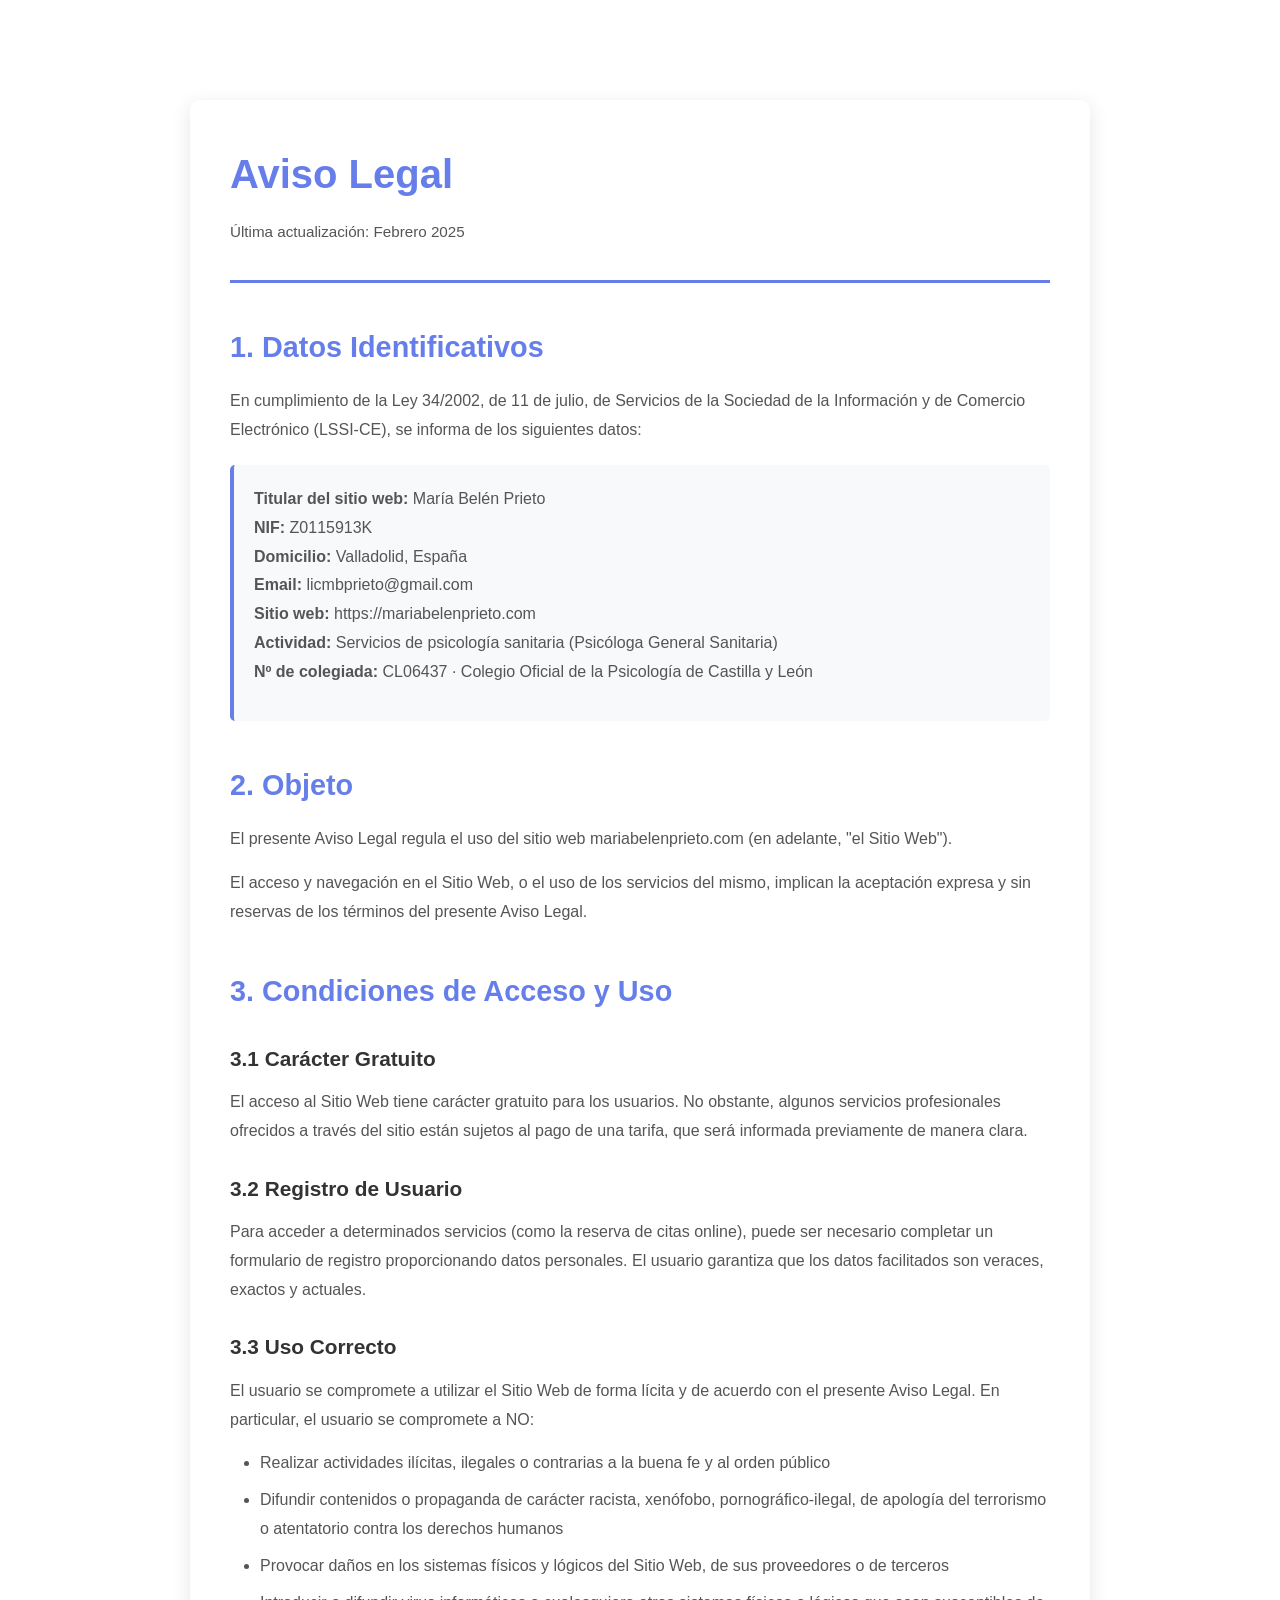
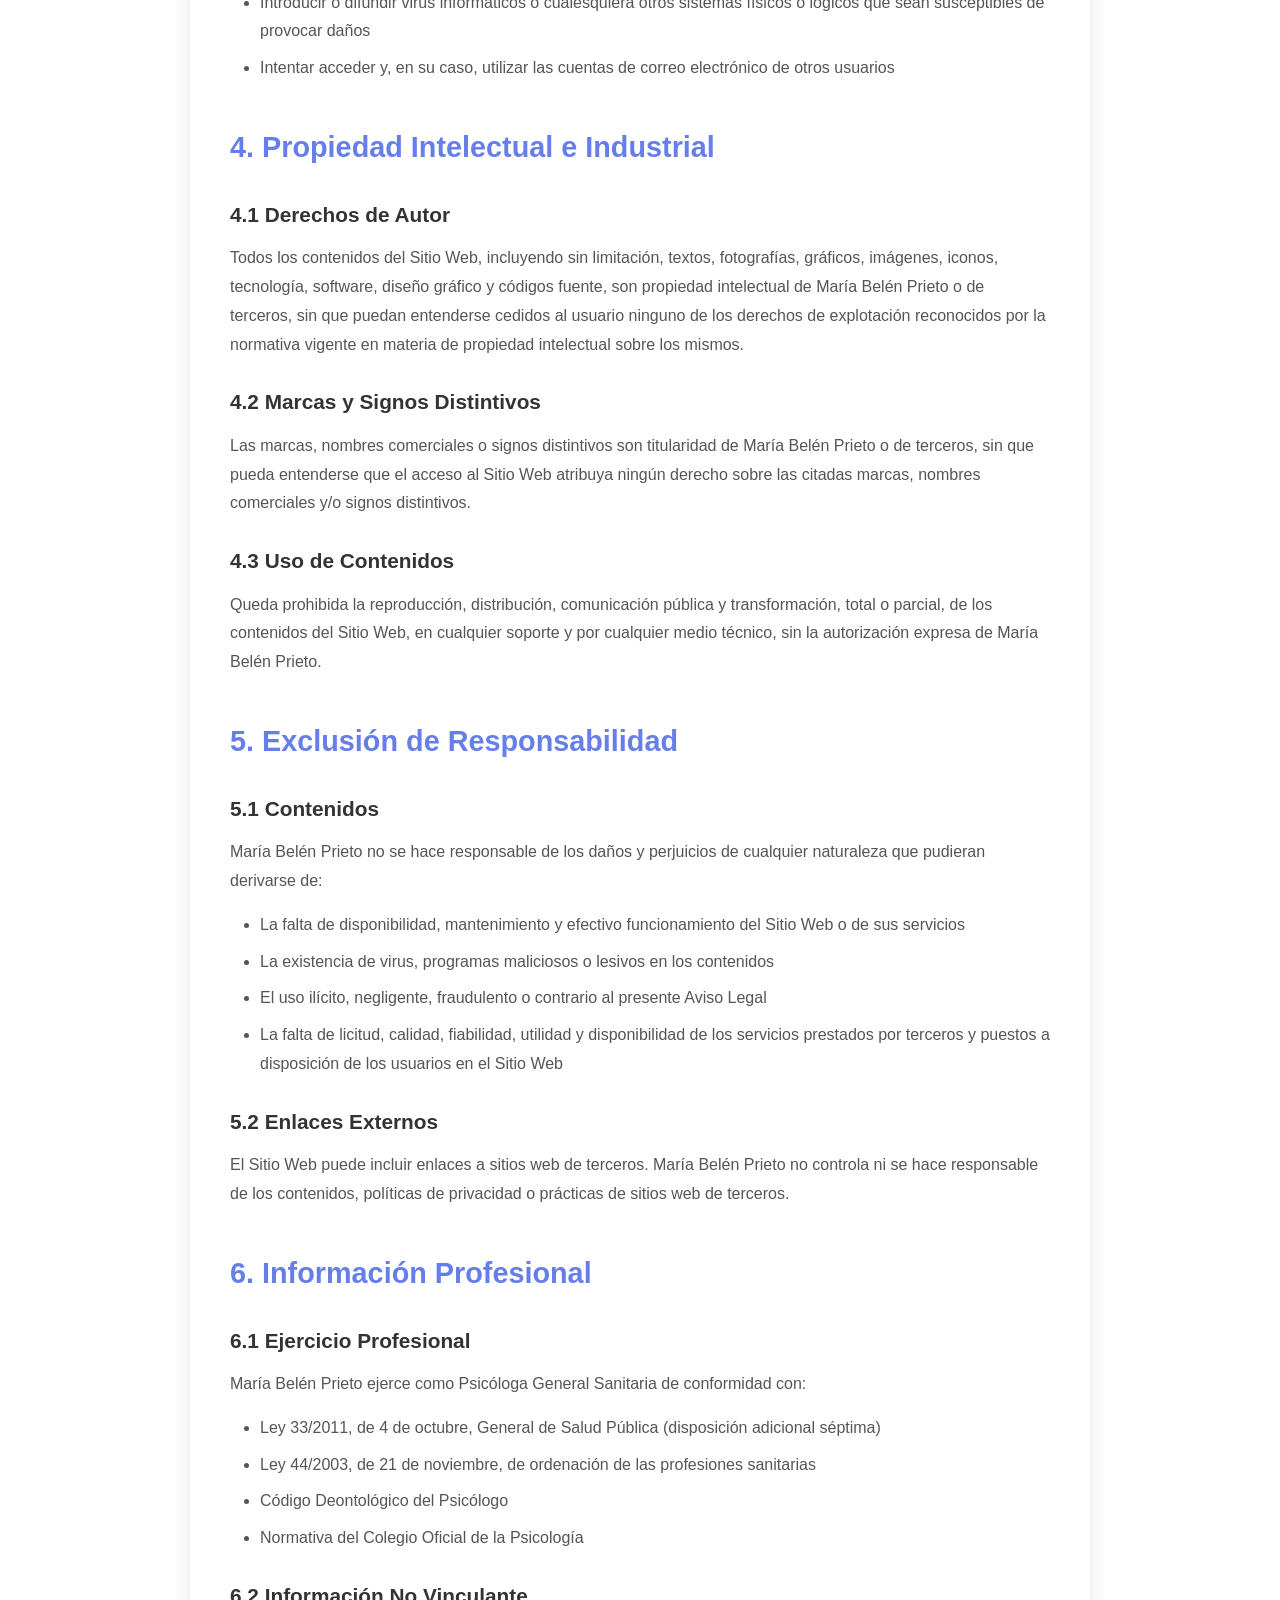
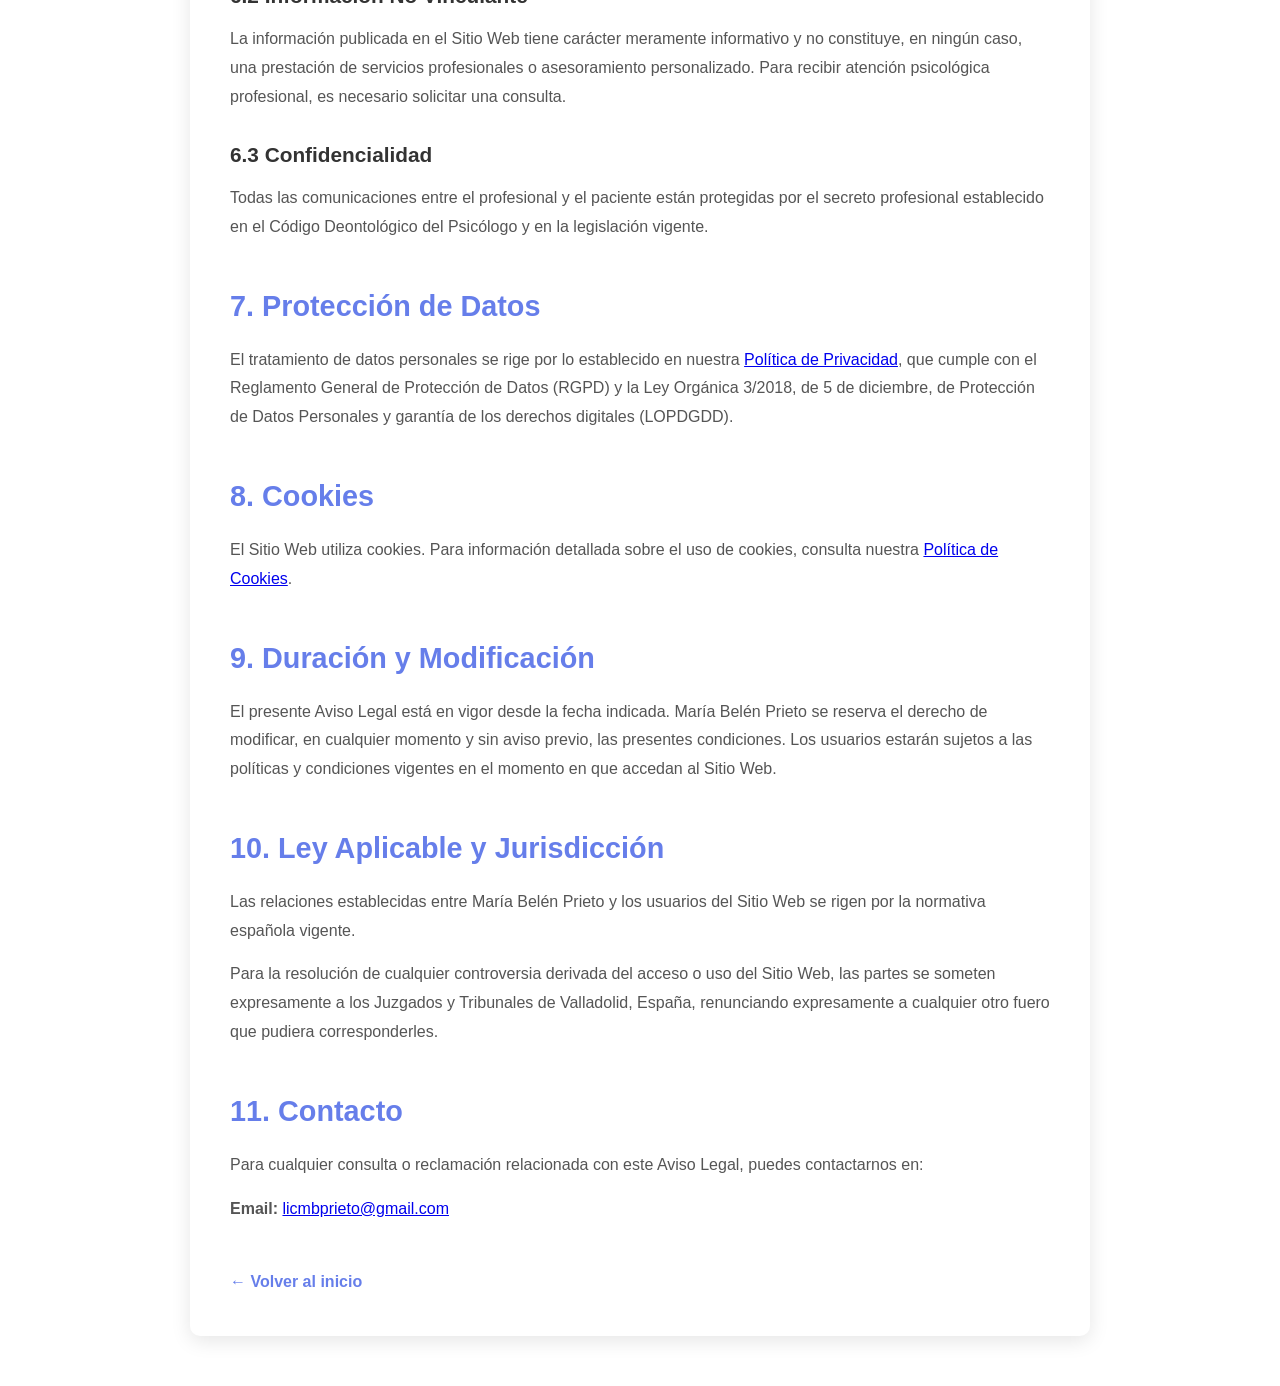
<file: aviso-legal.html>
<!DOCTYPE html>
<html lang="es">
<head>
    <meta charset="UTF-8">
    <meta name="viewport" content="width=device-width, initial-scale=1.0">
    <title>Aviso Legal | María Belén Prieto, Psicóloga</title>
    <meta name="description" content="Aviso legal del sitio web de María Belén Prieto, Psicóloga General Sanitaria.">
    <link rel="stylesheet" href="styles.css?v=20261026b">
    <style>
        .legal-container {
            max-width: 900px;
            margin: 100px auto 50px;
            padding: 40px;
            background: white;
            border-radius: 10px;
            box-shadow: 0 5px 20px rgba(0,0,0,0.1);
        }
        
        .legal-header {
            border-bottom: 3px solid var(--primary-color, #667eea);
            padding-bottom: 20px;
            margin-bottom: 30px;
        }
        
        .legal-header h1 {
            font-size: 2.5rem;
            color: var(--primary-color, #667eea);
            margin-bottom: 10px;
        }
        
        .legal-date {
            color: #666;
            font-size: 0.95rem;
        }
        
        .legal-container h2 {
            color: var(--primary-color, #667eea);
            font-size: 1.8rem;
            margin-top: 40px;
            margin-bottom: 15px;
        }
        
        .legal-container h3 {
            color: #333;
            font-size: 1.3rem;
            margin-top: 25px;
            margin-bottom: 12px;
        }
        
        .legal-container p {
            line-height: 1.8;
            color: #555;
            margin-bottom: 15px;
        }
        
        .legal-container ul {
            margin-left: 30px;
            margin-bottom: 20px;
        }
        
        .legal-container li {
            line-height: 1.8;
            color: #555;
            margin-bottom: 8px;
        }
        
        .back-link {
            display: inline-block;
            margin-top: 30px;
            color: var(--primary-color, #667eea);
            text-decoration: none;
            font-weight: 600;
        }
        
        .back-link:hover {
            text-decoration: underline;
        }

        .highlight-box {
            background: #f8f9fa;
            border-left: 4px solid var(--primary-color, #667eea);
            padding: 20px;
            margin: 20px 0;
            border-radius: 5px;
        }
    </style>
    <link rel="canonical" href="https://mariabelenprieto.com/aviso-legal.html">
    <link rel="icon" type="image/png" sizes="32x32" href="/favicon-32.png">
    <link rel="icon" type="image/png" sizes="192x192" href="/icon-192.png">
    <link rel="apple-touch-icon" href="/apple-touch-icon.png">
    <meta name="theme-color" content="#2D4356">
    <meta property="og:type" content="website">
    <meta property="og:locale" content="es_ES">
    <meta property="og:site_name" content="María Belén Prieto · Psicóloga">
    <meta property="og:url" content="https://mariabelenprieto.com/aviso-legal.html">
    <meta property="og:title" content="Aviso Legal | María Belén Prieto, Psicóloga">
    <meta property="og:description" content="Aviso legal del sitio web de María Belén Prieto, Psicóloga General Sanitaria.">
    <meta property="og:image" content="https://mariabelenprieto.com/og-image.jpg">
    <meta property="og:image:width" content="1200">
    <meta property="og:image:height" content="630">
    <meta property="og:image:alt" content="Logo de María Belén Prieto, Psicóloga General Sanitaria">
    <meta name="twitter:card" content="summary_large_image">
    <meta name="twitter:title" content="Aviso Legal | María Belén Prieto, Psicóloga">
    <meta name="twitter:description" content="Aviso legal del sitio web de María Belén Prieto, Psicóloga General Sanitaria.">
    <meta name="twitter:image" content="https://mariabelenprieto.com/og-image.jpg">
</head>
<body>
    <div class="legal-container">
        <div class="legal-header">
            <h1>Aviso Legal</h1>
            <p class="legal-date">Última actualización: Febrero 2025</p>
        </div>

        <h2>1. Datos Identificativos</h2>
        <p>En cumplimiento de la Ley 34/2002, de 11 de julio, de Servicios de la Sociedad de la Información y de Comercio Electrónico (LSSI-CE), se informa de los siguientes datos:</p>

        <div class="highlight-box">
            <p><strong>Titular del sitio web:</strong> María Belén Prieto<br>
            <strong>NIF:</strong> Z0115913K<br>
            <strong>Domicilio:</strong> Valladolid, España<br>
            <strong>Email:</strong> licmbprieto@gmail.com<br>
            <strong>Sitio web:</strong> https://mariabelenprieto.com<br>
            <strong>Actividad:</strong> Servicios de psicología sanitaria (Psicóloga General Sanitaria)<br>
            <strong>Nº de colegiada:</strong> CL06437 · Colegio Oficial de la Psicología de Castilla y León</p>
        </div>

        <h2>2. Objeto</h2>
        <p>El presente Aviso Legal regula el uso del sitio web mariabelenprieto.com (en adelante, "el Sitio Web").</p>
        
        <p>El acceso y navegación en el Sitio Web, o el uso de los servicios del mismo, implican la aceptación expresa y sin reservas de los términos del presente Aviso Legal.</p>

        <h2>3. Condiciones de Acceso y Uso</h2>
        
        <h3>3.1 Carácter Gratuito</h3>
        <p>El acceso al Sitio Web tiene carácter gratuito para los usuarios. No obstante, algunos servicios profesionales ofrecidos a través del sitio están sujetos al pago de una tarifa, que será informada previamente de manera clara.</p>

        <h3>3.2 Registro de Usuario</h3>
        <p>Para acceder a determinados servicios (como la reserva de citas online), puede ser necesario completar un formulario de registro proporcionando datos personales. El usuario garantiza que los datos facilitados son veraces, exactos y actuales.</p>

        <h3>3.3 Uso Correcto</h3>
        <p>El usuario se compromete a utilizar el Sitio Web de forma lícita y de acuerdo con el presente Aviso Legal. En particular, el usuario se compromete a NO:</p>
        <ul>
            <li>Realizar actividades ilícitas, ilegales o contrarias a la buena fe y al orden público</li>
            <li>Difundir contenidos o propaganda de carácter racista, xenófobo, pornográfico-ilegal, de apología del terrorismo o atentatorio contra los derechos humanos</li>
            <li>Provocar daños en los sistemas físicos y lógicos del Sitio Web, de sus proveedores o de terceros</li>
            <li>Introducir o difundir virus informáticos o cualesquiera otros sistemas físicos o lógicos que sean susceptibles de provocar daños</li>
            <li>Intentar acceder y, en su caso, utilizar las cuentas de correo electrónico de otros usuarios</li>
        </ul>

        <h2>4. Propiedad Intelectual e Industrial</h2>
        
        <h3>4.1 Derechos de Autor</h3>
        <p>Todos los contenidos del Sitio Web, incluyendo sin limitación, textos, fotografías, gráficos, imágenes, iconos, tecnología, software, diseño gráfico y códigos fuente, son propiedad intelectual de María Belén Prieto o de terceros, sin que puedan entenderse cedidos al usuario ninguno de los derechos de explotación reconocidos por la normativa vigente en materia de propiedad intelectual sobre los mismos.</p>

        <h3>4.2 Marcas y Signos Distintivos</h3>
        <p>Las marcas, nombres comerciales o signos distintivos son titularidad de María Belén Prieto o de terceros, sin que pueda entenderse que el acceso al Sitio Web atribuya ningún derecho sobre las citadas marcas, nombres comerciales y/o signos distintivos.</p>

        <h3>4.3 Uso de Contenidos</h3>
        <p>Queda prohibida la reproducción, distribución, comunicación pública y transformación, total o parcial, de los contenidos del Sitio Web, en cualquier soporte y por cualquier medio técnico, sin la autorización expresa de María Belén Prieto.</p>

        <h2>5. Exclusión de Responsabilidad</h2>

        <h3>5.1 Contenidos</h3>
        <p>María Belén Prieto no se hace responsable de los daños y perjuicios de cualquier naturaleza que pudieran derivarse de:</p>
        <ul>
            <li>La falta de disponibilidad, mantenimiento y efectivo funcionamiento del Sitio Web o de sus servicios</li>
            <li>La existencia de virus, programas maliciosos o lesivos en los contenidos</li>
            <li>El uso ilícito, negligente, fraudulento o contrario al presente Aviso Legal</li>
            <li>La falta de licitud, calidad, fiabilidad, utilidad y disponibilidad de los servicios prestados por terceros y puestos a disposición de los usuarios en el Sitio Web</li>
        </ul>

        <h3>5.2 Enlaces Externos</h3>
        <p>El Sitio Web puede incluir enlaces a sitios web de terceros. María Belén Prieto no controla ni se hace responsable de los contenidos, políticas de privacidad o prácticas de sitios web de terceros.</p>

        <h2>6. Información Profesional</h2>
        
        <h3>6.1 Ejercicio Profesional</h3>
        <p>María Belén Prieto ejerce como Psicóloga General Sanitaria de conformidad con:</p>
        <ul>
            <li>Ley 33/2011, de 4 de octubre, General de Salud Pública (disposición adicional séptima)</li>
            <li>Ley 44/2003, de 21 de noviembre, de ordenación de las profesiones sanitarias</li>
            <li>Código Deontológico del Psicólogo</li>
            <li>Normativa del Colegio Oficial de la Psicología</li>
        </ul>

        <h3>6.2 Información No Vinculante</h3>
        <p>La información publicada en el Sitio Web tiene carácter meramente informativo y no constituye, en ningún caso, una prestación de servicios profesionales o asesoramiento personalizado. Para recibir atención psicológica profesional, es necesario solicitar una consulta.</p>

        <h3>6.3 Confidencialidad</h3>
        <p>Todas las comunicaciones entre el profesional y el paciente están protegidas por el secreto profesional establecido en el Código Deontológico del Psicólogo y en la legislación vigente.</p>

        <h2>7. Protección de Datos</h2>
        <p>El tratamiento de datos personales se rige por lo establecido en nuestra <a href="politica-privacidad.html">Política de Privacidad</a>, que cumple con el Reglamento General de Protección de Datos (RGPD) y la Ley Orgánica 3/2018, de 5 de diciembre, de Protección de Datos Personales y garantía de los derechos digitales (LOPDGDD).</p>

        <h2>8. Cookies</h2>
        <p>El Sitio Web utiliza cookies. Para información detallada sobre el uso de cookies, consulta nuestra <a href="politica-cookies.html">Política de Cookies</a>.</p>

        <h2>9. Duración y Modificación</h2>
        <p>El presente Aviso Legal está en vigor desde la fecha indicada. María Belén Prieto se reserva el derecho de modificar, en cualquier momento y sin aviso previo, las presentes condiciones. Los usuarios estarán sujetos a las políticas y condiciones vigentes en el momento en que accedan al Sitio Web.</p>

        <h2>10. Ley Aplicable y Jurisdicción</h2>
        <p>Las relaciones establecidas entre María Belén Prieto y los usuarios del Sitio Web se rigen por la normativa española vigente.</p>
        
        <p>Para la resolución de cualquier controversia derivada del acceso o uso del Sitio Web, las partes se someten expresamente a los Juzgados y Tribunales de Valladolid, España, renunciando expresamente a cualquier otro fuero que pudiera corresponderles.</p>

        <h2>11. Contacto</h2>
        <p>Para cualquier consulta o reclamación relacionada con este Aviso Legal, puedes contactarnos en:</p>
        <p><strong>Email:</strong> <a href="mailto:licmbprieto@gmail.com">licmbprieto@gmail.com</a></p>

        <a href="index.html" class="back-link">← Volver al inicio</a>
    </div>
</body>
</html>
</file>
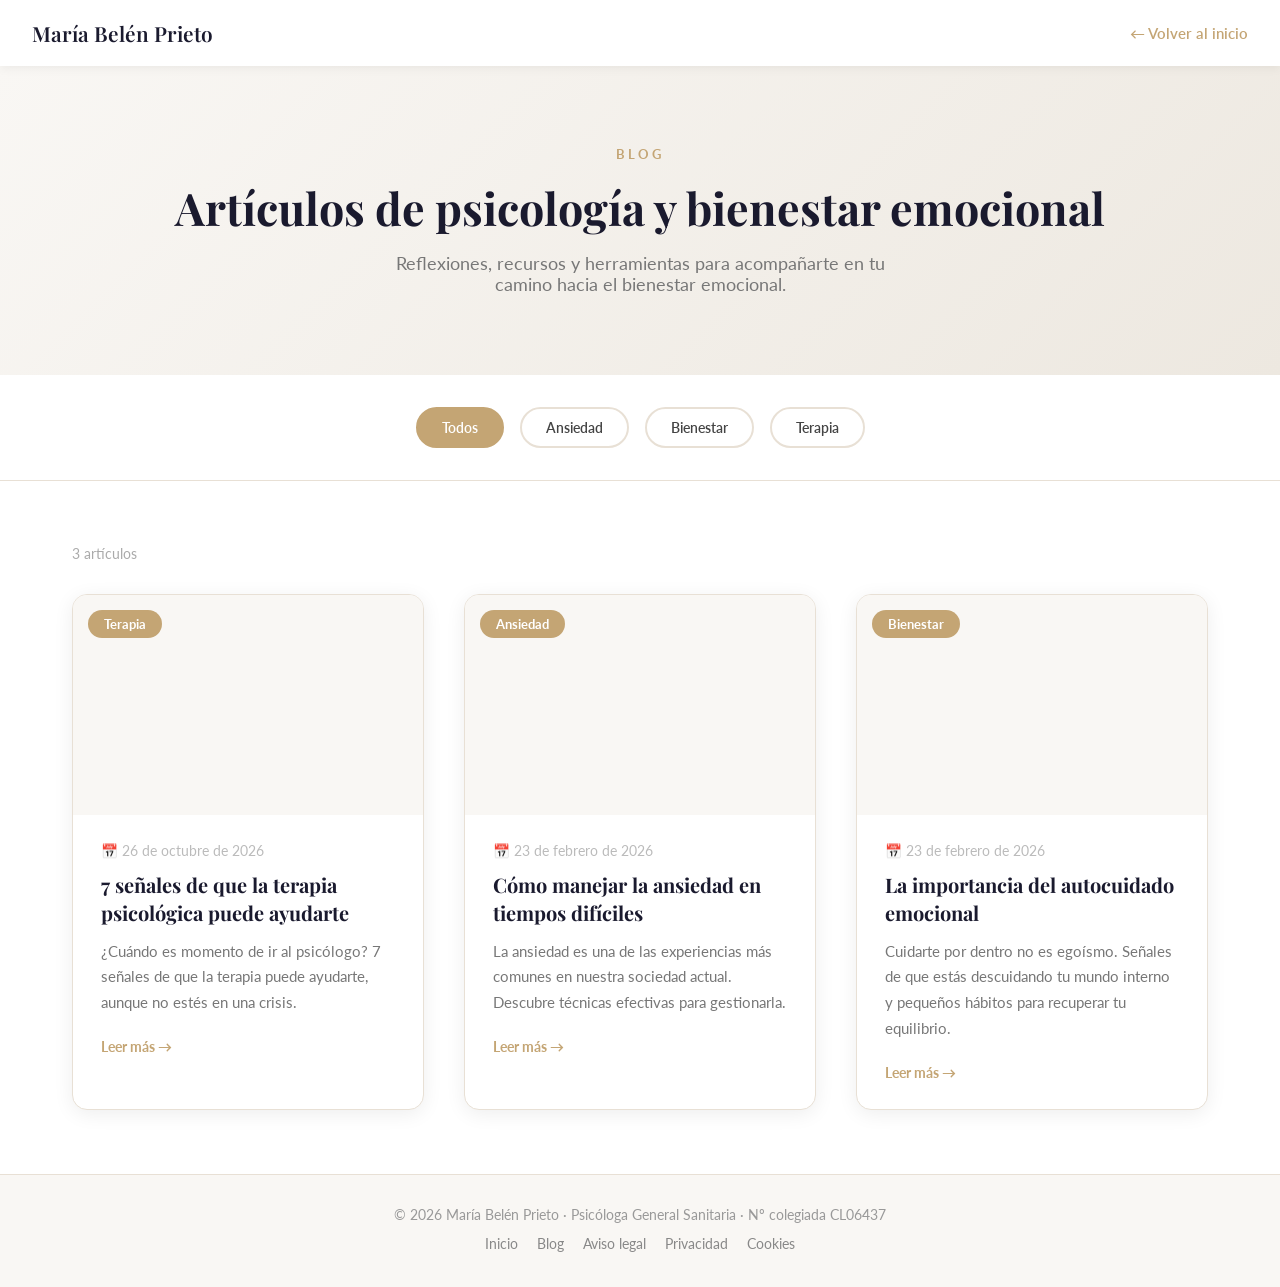
<file: blog.html>
<!DOCTYPE html>
<!-- Página generada automáticamente desde el admin. No editar a mano: los cambios se pierden. -->
<html lang="es">
<head>
    <meta charset="UTF-8">
    <meta name="viewport" content="width=device-width, initial-scale=1.0">
    <title>Blog de Psicología y Bienestar Emocional | María Belén Prieto</title>
    <meta name="description" content="Artículos sobre ansiedad, autocuidado, terapia y bienestar emocional escritos por María Belén Prieto, Psicóloga General Sanitaria.">
    <link rel="canonical" href="https://mariabelenprieto.com/blog.html">
    <link rel="icon" type="image/png" sizes="32x32" href="/favicon-32.png">
    <link rel="icon" type="image/png" sizes="192x192" href="/icon-192.png">
    <link rel="apple-touch-icon" href="/apple-touch-icon.png">
    <meta name="theme-color" content="#2D4356">
    <meta property="og:type" content="website">
    <meta property="og:locale" content="es_ES">
    <meta property="og:site_name" content="María Belén Prieto · Psicóloga">
    <meta property="og:url" content="https://mariabelenprieto.com/blog.html">
    <meta property="og:title" content="Blog de Psicología y Bienestar Emocional | María Belén Prieto">
    <meta property="og:description" content="Artículos sobre ansiedad, autocuidado, terapia y bienestar emocional escritos por María Belén Prieto, Psicóloga General Sanitaria.">
    <meta property="og:image" content="https://mariabelenprieto.com/og-image.jpg">
    <meta property="og:image:width" content="1200">
    <meta property="og:image:height" content="630">
    <meta name="twitter:card" content="summary_large_image">
    <meta name="twitter:title" content="Blog de Psicología y Bienestar Emocional | María Belén Prieto">
    <meta name="twitter:description" content="Artículos sobre ansiedad, autocuidado, terapia y bienestar emocional escritos por María Belén Prieto, Psicóloga General Sanitaria.">
    <meta name="twitter:image" content="https://mariabelenprieto.com/og-image.jpg">
    <link rel="preconnect" href="https://fonts.googleapis.com">
    <link rel="preconnect" href="https://fonts.gstatic.com" crossorigin>
    <link href="https://fonts.googleapis.com/css2?family=Playfair+Display:wght@400;600;700&family=Lato:wght@300;400;600;700&display=swap" rel="stylesheet">
    <link rel="stylesheet" href="/blog.css?v=20261026b">
    <script type="application/ld+json">
{
  "@context": "https://schema.org",
  "@type": "Blog",
  "@id": "https://mariabelenprieto.com/blog.html#blog",
  "url": "https://mariabelenprieto.com/blog.html",
  "name": "Blog de María Belén Prieto",
  "description": "Artículos sobre ansiedad, autocuidado, terapia y bienestar emocional escritos por María Belén Prieto, Psicóloga General Sanitaria.",
  "inLanguage": "es-ES",
  "author": {
    "@id": "https://mariabelenprieto.com/#persona"
  },
  "blogPost": [
    {
      "@type": "BlogPosting",
      "headline": "7 señales de que la terapia psicológica puede ayudarte",
      "url": "https://mariabelenprieto.com/blog/senales-de-que-podrias-beneficiarte-de-la-terapia.html",
      "datePublished": "2026-10-26"
    },
    {
      "@type": "BlogPosting",
      "headline": "Cómo manejar la ansiedad en tiempos difíciles",
      "url": "https://mariabelenprieto.com/blog/como-manejar-la-ansiedad-en-tiempos-dificiles.html",
      "datePublished": "2026-02-23"
    },
    {
      "@type": "BlogPosting",
      "headline": "La importancia del autocuidado emocional",
      "url": "https://mariabelenprieto.com/blog/la-importancia-del-autocuidado-emocional.html",
      "datePublished": "2026-02-23"
    }
  ]
}
    </script>
    <script>
        // Enlaces antiguos (blog.html?post=ID) → nueva URL del artículo
        (function () {
            var mapa = {"47ecIFLVUAsKX0JLvG7d":"senales-de-que-podrias-beneficiarte-de-la-terapia","mFzCRJOdXHgjFNiR8COY":"como-manejar-la-ansiedad-en-tiempos-dificiles","6SWTpPqtJBkNJscsLH8s":"la-importancia-del-autocuidado-emocional"};
            var id = new URLSearchParams(window.location.search).get('post');
            if (id && mapa[id]) window.location.replace('/blog/' + mapa[id] + '.html');
        })();
    </script>
</head>
<body>
    <nav class="navbar">
        <a href="/" class="navbar-logo">María Belén Prieto</a>
        <a href="/" class="navbar-back">← Volver al inicio</a>
    </nav>

    <main>
        <header class="blog-hero">
            <span class="blog-hero-tag">Blog</span>
            <h1>Artículos de psicología y bienestar emocional</h1>
            <p>Reflexiones, recursos y herramientas para acompañarte en tu camino hacia el bienestar emocional.</p>
        </header>

        <div class="blog-filters" role="group" aria-label="Filtrar por categoría">
            <button type="button" class="filter-btn active" data-filter="todos">Todos</button>
            <button type="button" class="filter-btn" data-filter="Ansiedad">Ansiedad</button>
            <button type="button" class="filter-btn" data-filter="Bienestar">Bienestar</button>
            <button type="button" class="filter-btn" data-filter="Terapia">Terapia</button>
        </div>

        <div class="blog-container">
            <p class="blog-count" id="blog-count">3 artículos</p>
            <div class="blog-articles-grid" id="blog-articles-grid">
                <a class="blog-card" href="/blog/senales-de-que-podrias-beneficiarte-de-la-terapia.html" data-category="Terapia">
                    <div class="blog-card-image" style="background-image:url('https://images.pexels.com/photos/4101143/pexels-photo-4101143.jpeg?w=800')" role="img" aria-label="7 señales de que la terapia psicológica puede ayudarte">
                        <span class="blog-card-category">Terapia</span>
                    </div>
                    <div class="blog-card-content">
                        <div class="blog-card-meta">📅 26 de octubre de 2026</div>
                        <h2 class="blog-card-title">7 señales de que la terapia psicológica puede ayudarte</h2>
                        <p class="blog-card-excerpt">¿Cuándo es momento de ir al psicólogo? 7 señales de que la terapia puede ayudarte, aunque no estés en una crisis.</p>
                        <span class="blog-card-link">Leer más →</span>
                    </div>
                </a>
                <a class="blog-card" href="/blog/como-manejar-la-ansiedad-en-tiempos-dificiles.html" data-category="Ansiedad">
                    <div class="blog-card-image" style="background-image:url('https://images.pexels.com/photos/8172278/pexels-photo-8172278.jpeg')" role="img" aria-label="Cómo manejar la ansiedad en tiempos difíciles">
                        <span class="blog-card-category">Ansiedad</span>
                    </div>
                    <div class="blog-card-content">
                        <div class="blog-card-meta">📅 23 de febrero de 2026</div>
                        <h2 class="blog-card-title">Cómo manejar la ansiedad en tiempos difíciles</h2>
                        <p class="blog-card-excerpt">La ansiedad es una de las experiencias más comunes en nuestra sociedad actual. Descubre técnicas efectivas para gestionarla.</p>
                        <span class="blog-card-link">Leer más →</span>
                    </div>
                </a>
                <a class="blog-card" href="/blog/la-importancia-del-autocuidado-emocional.html" data-category="Bienestar">
                    <div class="blog-card-image" style="background-image:url('https://images.pexels.com/photos/7747181/pexels-photo-7747181.jpeg')" role="img" aria-label="La importancia del autocuidado emocional">
                        <span class="blog-card-category">Bienestar</span>
                    </div>
                    <div class="blog-card-content">
                        <div class="blog-card-meta">📅 23 de febrero de 2026</div>
                        <h2 class="blog-card-title">La importancia del autocuidado emocional</h2>
                        <p class="blog-card-excerpt">Cuidarte por dentro no es egoísmo. Señales de que estás descuidando tu mundo interno y pequeños hábitos para recuperar tu equilibrio.</p>
                        <span class="blog-card-link">Leer más →</span>
                    </div>
                </a>
            </div>
        </div>
    </main>

    <footer class="site-footer">
        <p>&copy; <span class="js-year">2026</span> María Belén Prieto · Psicóloga General Sanitaria · Nº colegiada CL06437</p>
        <p style="margin-top:0.6rem;">
            <a href="/">Inicio</a><a href="/blog.html">Blog</a><a href="/aviso-legal.html">Aviso legal</a><a href="/politica-privacidad.html">Privacidad</a><a href="/politica-cookies.html">Cookies</a>
        </p>
    </footer>
    <script>document.querySelectorAll('.js-year').forEach(function (el) { el.textContent = new Date().getFullYear(); });</script>

    <script>
        document.querySelectorAll('.filter-btn').forEach(function (btn) {
            btn.addEventListener('click', function () {
                var filtro = btn.getAttribute('data-filter');
                document.querySelectorAll('.filter-btn').forEach(function (b) { b.classList.toggle('active', b === btn); });
                var visibles = 0;
                document.querySelectorAll('#blog-articles-grid .blog-card').forEach(function (card) {
                    var mostrar = filtro === 'todos' || card.getAttribute('data-category') === filtro;
                    card.hidden = !mostrar;
                    if (mostrar) visibles++;
                });
                document.getElementById('blog-count').textContent = visibles + ' artículo' + (visibles === 1 ? '' : 's');
            });
        });
    </script>
</body>
</html>
</file>
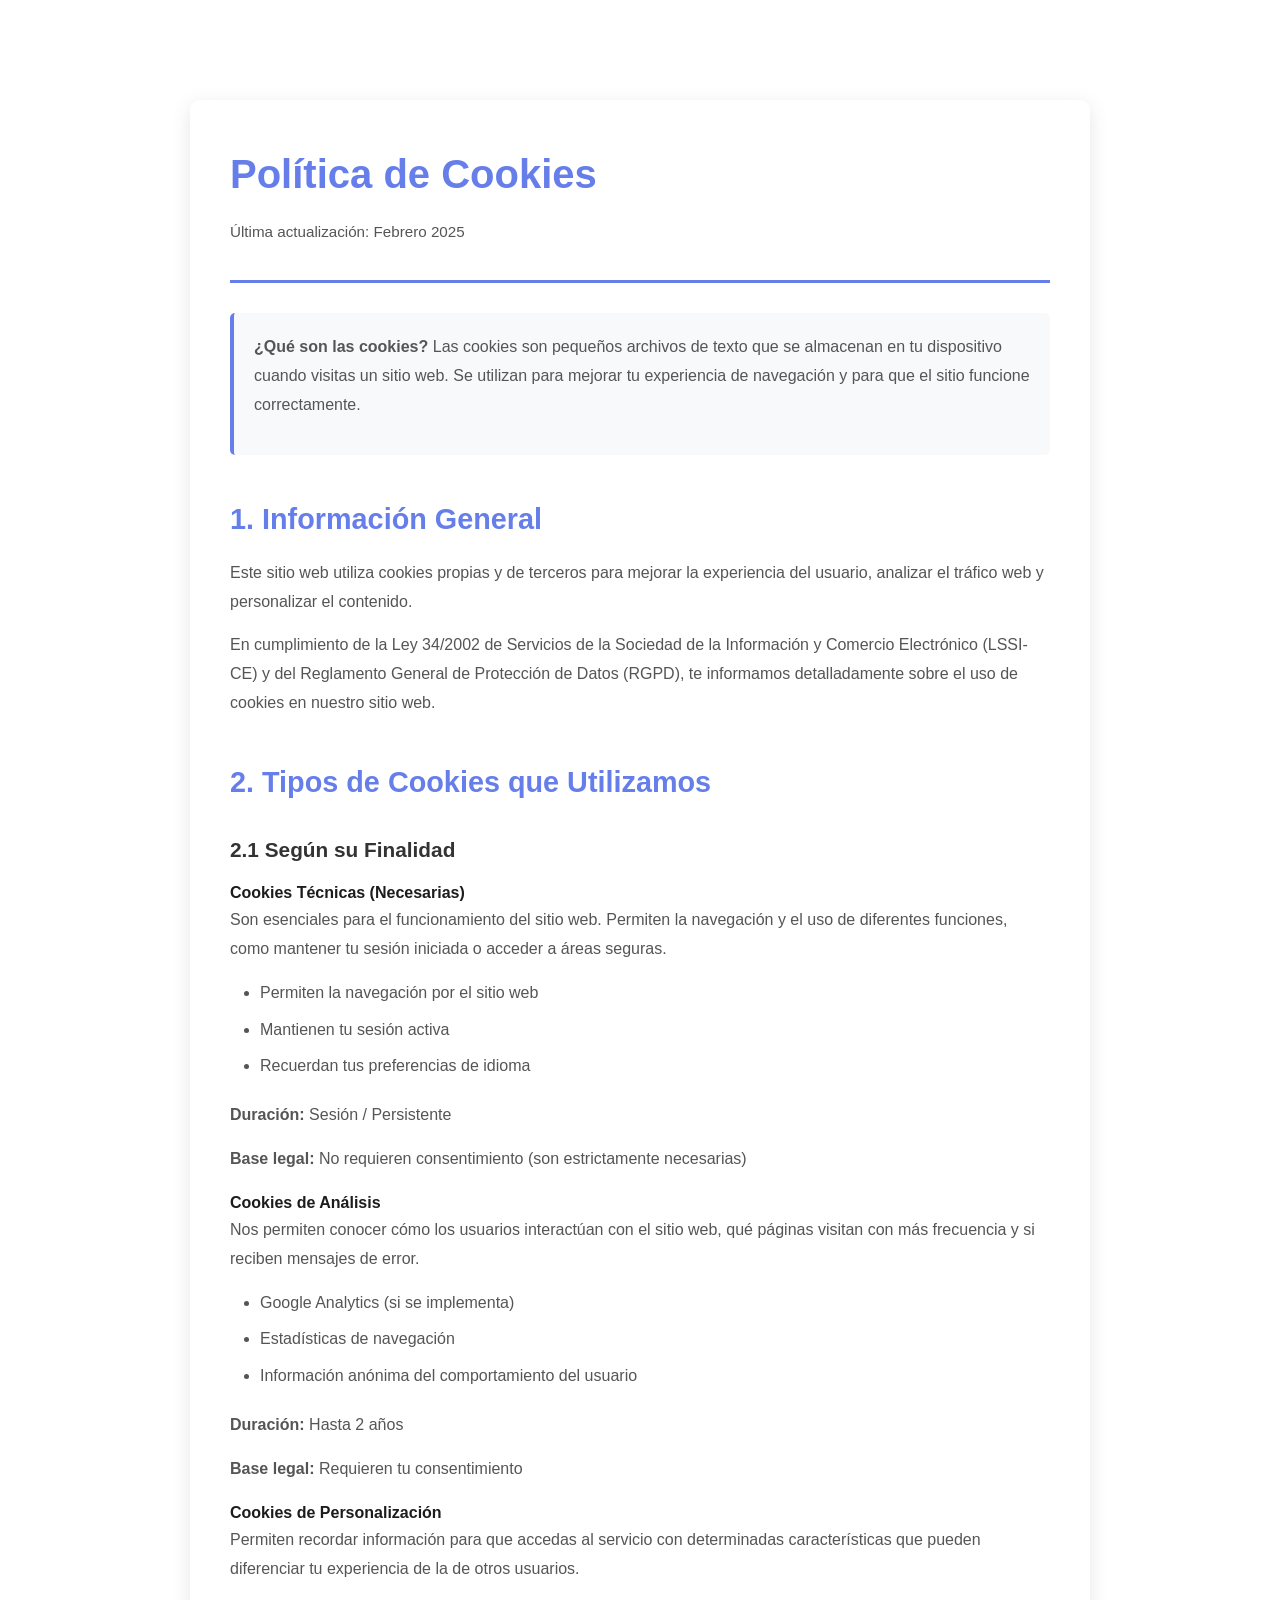
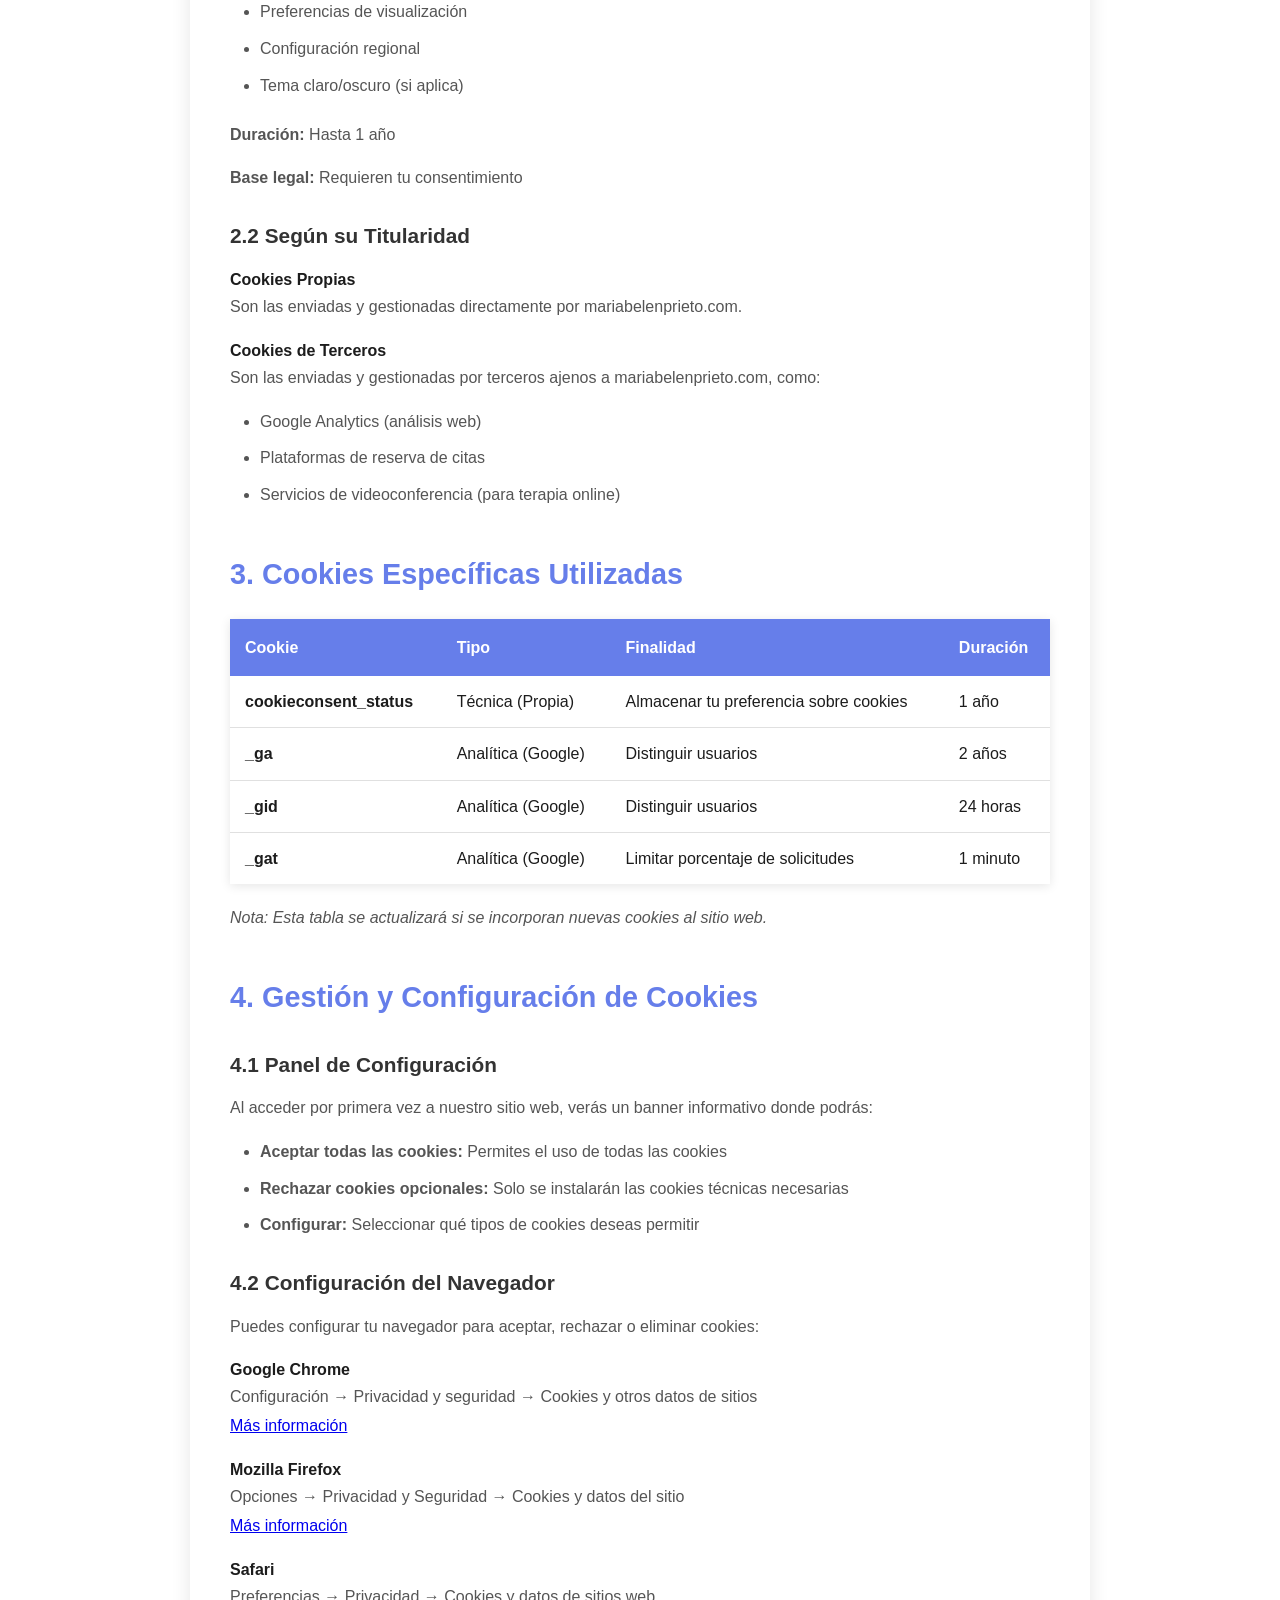
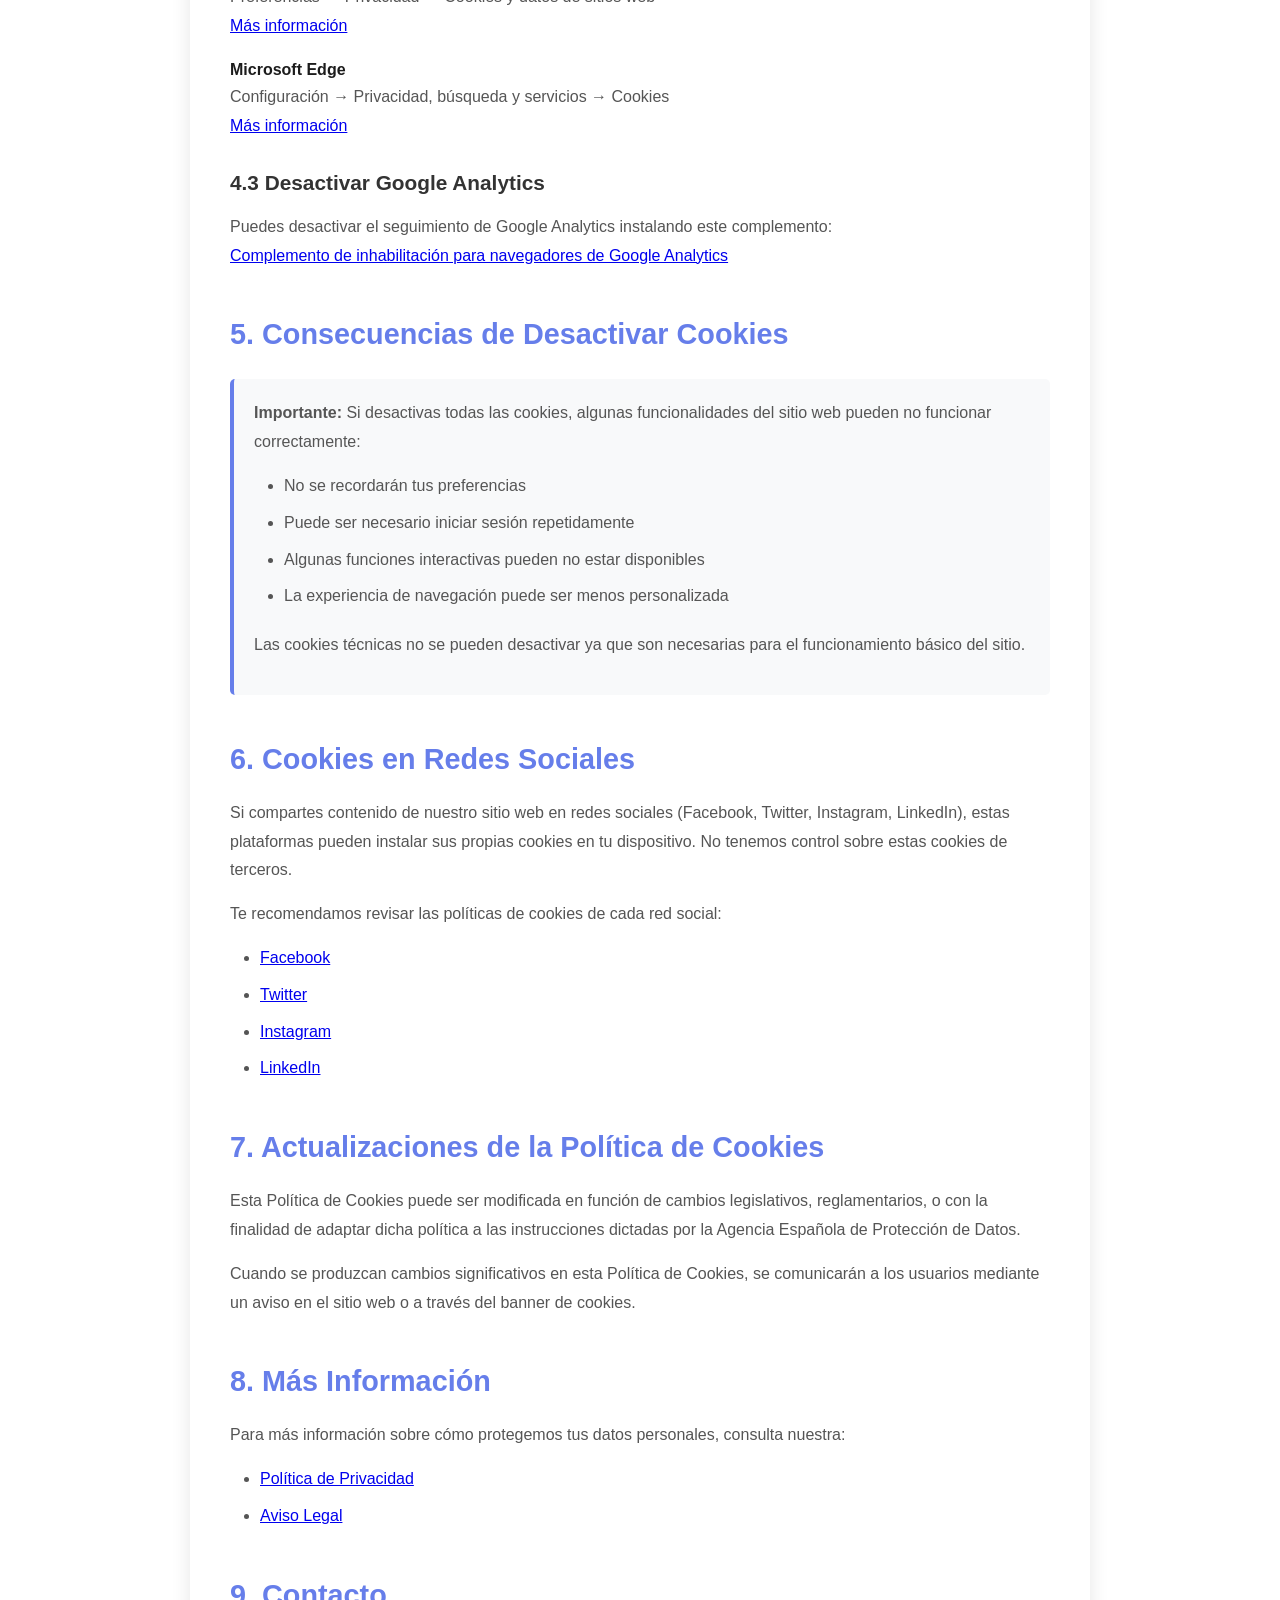
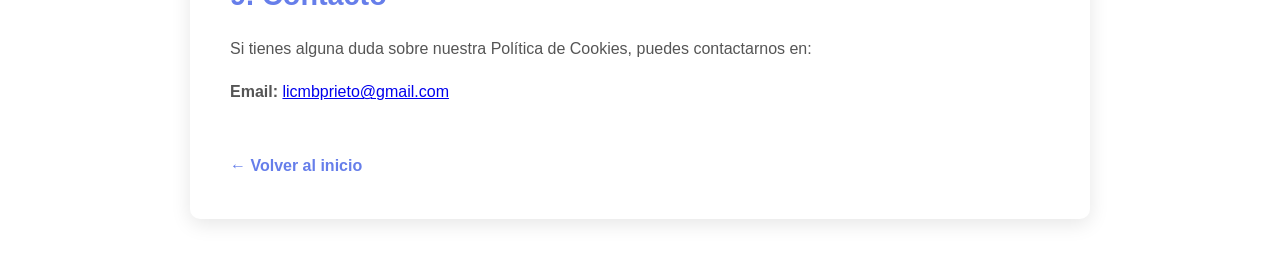
<file: politica-cookies.html>
<!DOCTYPE html>
<html lang="es">
<head>
    <meta charset="UTF-8">
    <meta name="viewport" content="width=device-width, initial-scale=1.0">
    <title>Política de Cookies | María Belén Prieto, Psicóloga</title>
    <meta name="description" content="Información sobre las cookies que utiliza el sitio web de María Belén Prieto y cómo gestionarlas.">
    <link rel="stylesheet" href="styles.css?v=20261026b">
    <style>
        .legal-container {
            max-width: 900px;
            margin: 100px auto 50px;
            padding: 40px;
            background: white;
            border-radius: 10px;
            box-shadow: 0 5px 20px rgba(0,0,0,0.1);
        }
        
        .legal-header {
            border-bottom: 3px solid var(--primary-color, #667eea);
            padding-bottom: 20px;
            margin-bottom: 30px;
        }
        
        .legal-header h1 {
            font-size: 2.5rem;
            color: var(--primary-color, #667eea);
            margin-bottom: 10px;
        }
        
        .legal-date {
            color: #666;
            font-size: 0.95rem;
        }
        
        .legal-container h2 {
            color: var(--primary-color, #667eea);
            font-size: 1.8rem;
            margin-top: 40px;
            margin-bottom: 15px;
        }
        
        .legal-container h3 {
            color: #333;
            font-size: 1.3rem;
            margin-top: 25px;
            margin-bottom: 12px;
        }
        
        .legal-container p {
            line-height: 1.8;
            color: #555;
            margin-bottom: 15px;
        }
        
        .legal-container ul {
            margin-left: 30px;
            margin-bottom: 20px;
        }
        
        .legal-container li {
            line-height: 1.8;
            color: #555;
            margin-bottom: 8px;
        }
        
        .back-link {
            display: inline-block;
            margin-top: 30px;
            color: var(--primary-color, #667eea);
            text-decoration: none;
            font-weight: 600;
        }
        
        .back-link:hover {
            text-decoration: underline;
        }

        .highlight-box {
            background: #f8f9fa;
            border-left: 4px solid var(--primary-color, #667eea);
            padding: 20px;
            margin: 20px 0;
            border-radius: 5px;
        }

        .cookie-table {
            width: 100%;
            border-collapse: collapse;
            margin: 20px 0;
            background: white;
            box-shadow: 0 2px 10px rgba(0,0,0,0.1);
        }

        .cookie-table th {
            background: var(--primary-color, #667eea);
            color: white;
            padding: 15px;
            text-align: left;
            font-weight: 600;
        }

        .cookie-table td {
            padding: 12px 15px;
            border-bottom: 1px solid #e0e0e0;
        }

        .cookie-table tr:last-child td {
            border-bottom: none;
        }

        .cookie-table tr:hover {
            background: #f8f9fa;
        }
    </style>
    <link rel="canonical" href="https://mariabelenprieto.com/politica-cookies.html">
    <link rel="icon" type="image/png" sizes="32x32" href="/favicon-32.png">
    <link rel="icon" type="image/png" sizes="192x192" href="/icon-192.png">
    <link rel="apple-touch-icon" href="/apple-touch-icon.png">
    <meta name="theme-color" content="#2D4356">
    <meta property="og:type" content="website">
    <meta property="og:locale" content="es_ES">
    <meta property="og:site_name" content="María Belén Prieto · Psicóloga">
    <meta property="og:url" content="https://mariabelenprieto.com/politica-cookies.html">
    <meta property="og:title" content="Política de Cookies | María Belén Prieto, Psicóloga">
    <meta property="og:description" content="Información sobre las cookies que utiliza el sitio web de María Belén Prieto y cómo gestionarlas.">
    <meta property="og:image" content="https://mariabelenprieto.com/og-image.jpg">
    <meta property="og:image:width" content="1200">
    <meta property="og:image:height" content="630">
    <meta property="og:image:alt" content="Logo de María Belén Prieto, Psicóloga General Sanitaria">
    <meta name="twitter:card" content="summary_large_image">
    <meta name="twitter:title" content="Política de Cookies | María Belén Prieto, Psicóloga">
    <meta name="twitter:description" content="Información sobre las cookies que utiliza el sitio web de María Belén Prieto y cómo gestionarlas.">
    <meta name="twitter:image" content="https://mariabelenprieto.com/og-image.jpg">
</head>
<body>
    <div class="legal-container">
        <div class="legal-header">
            <h1>Política de Cookies</h1>
            <p class="legal-date">Última actualización: Febrero 2025</p>
        </div>

        <div class="highlight-box">
            <p><strong>¿Qué son las cookies?</strong> Las cookies son pequeños archivos de texto que se almacenan en tu dispositivo cuando visitas un sitio web. Se utilizan para mejorar tu experiencia de navegación y para que el sitio funcione correctamente.</p>
        </div>

        <h2>1. Información General</h2>
        <p>Este sitio web utiliza cookies propias y de terceros para mejorar la experiencia del usuario, analizar el tráfico web y personalizar el contenido.</p>
        
        <p>En cumplimiento de la Ley 34/2002 de Servicios de la Sociedad de la Información y Comercio Electrónico (LSSI-CE) y del Reglamento General de Protección de Datos (RGPD), te informamos detalladamente sobre el uso de cookies en nuestro sitio web.</p>

        <h2>2. Tipos de Cookies que Utilizamos</h2>

        <h3>2.1 Según su Finalidad</h3>
        
        <h4>Cookies Técnicas (Necesarias)</h4>
        <p>Son esenciales para el funcionamiento del sitio web. Permiten la navegación y el uso de diferentes funciones, como mantener tu sesión iniciada o acceder a áreas seguras.</p>
        <ul>
            <li>Permiten la navegación por el sitio web</li>
            <li>Mantienen tu sesión activa</li>
            <li>Recuerdan tus preferencias de idioma</li>
        </ul>
        <p><strong>Duración:</strong> Sesión / Persistente</p>
        <p><strong>Base legal:</strong> No requieren consentimiento (son estrictamente necesarias)</p>

        <h4>Cookies de Análisis</h4>
        <p>Nos permiten conocer cómo los usuarios interactúan con el sitio web, qué páginas visitan con más frecuencia y si reciben mensajes de error.</p>
        <ul>
            <li>Google Analytics (si se implementa)</li>
            <li>Estadísticas de navegación</li>
            <li>Información anónima del comportamiento del usuario</li>
        </ul>
        <p><strong>Duración:</strong> Hasta 2 años</p>
        <p><strong>Base legal:</strong> Requieren tu consentimiento</p>

        <h4>Cookies de Personalización</h4>
        <p>Permiten recordar información para que accedas al servicio con determinadas características que pueden diferenciar tu experiencia de la de otros usuarios.</p>
        <ul>
            <li>Preferencias de visualización</li>
            <li>Configuración regional</li>
            <li>Tema claro/oscuro (si aplica)</li>
        </ul>
        <p><strong>Duración:</strong> Hasta 1 año</p>
        <p><strong>Base legal:</strong> Requieren tu consentimiento</p>

        <h3>2.2 Según su Titularidad</h3>
        
        <h4>Cookies Propias</h4>
        <p>Son las enviadas y gestionadas directamente por mariabelenprieto.com.</p>

        <h4>Cookies de Terceros</h4>
        <p>Son las enviadas y gestionadas por terceros ajenos a mariabelenprieto.com, como:</p>
        <ul>
            <li>Google Analytics (análisis web)</li>
            <li>Plataformas de reserva de citas</li>
            <li>Servicios de videoconferencia (para terapia online)</li>
        </ul>

        <h2>3. Cookies Específicas Utilizadas</h2>
        
        <table class="cookie-table">
            <thead>
                <tr>
                    <th>Cookie</th>
                    <th>Tipo</th>
                    <th>Finalidad</th>
                    <th>Duración</th>
                </tr>
            </thead>
            <tbody>
                <tr>
                    <td><strong>cookieconsent_status</strong></td>
                    <td>Técnica (Propia)</td>
                    <td>Almacenar tu preferencia sobre cookies</td>
                    <td>1 año</td>
                </tr>
                <tr>
                    <td><strong>_ga</strong></td>
                    <td>Analítica (Google)</td>
                    <td>Distinguir usuarios</td>
                    <td>2 años</td>
                </tr>
                <tr>
                    <td><strong>_gid</strong></td>
                    <td>Analítica (Google)</td>
                    <td>Distinguir usuarios</td>
                    <td>24 horas</td>
                </tr>
                <tr>
                    <td><strong>_gat</strong></td>
                    <td>Analítica (Google)</td>
                    <td>Limitar porcentaje de solicitudes</td>
                    <td>1 minuto</td>
                </tr>
            </tbody>
        </table>

        <p><em>Nota: Esta tabla se actualizará si se incorporan nuevas cookies al sitio web.</em></p>

        <h2>4. Gestión y Configuración de Cookies</h2>

        <h3>4.1 Panel de Configuración</h3>
        <p>Al acceder por primera vez a nuestro sitio web, verás un banner informativo donde podrás:</p>
        <ul>
            <li><strong>Aceptar todas las cookies:</strong> Permites el uso de todas las cookies</li>
            <li><strong>Rechazar cookies opcionales:</strong> Solo se instalarán las cookies técnicas necesarias</li>
            <li><strong>Configurar:</strong> Seleccionar qué tipos de cookies deseas permitir</li>
        </ul>

        <h3>4.2 Configuración del Navegador</h3>
        <p>Puedes configurar tu navegador para aceptar, rechazar o eliminar cookies:</p>

        <h4>Google Chrome</h4>
        <p>Configuración → Privacidad y seguridad → Cookies y otros datos de sitios<br>
        <a href="https://support.google.com/chrome/answer/95647" target="_blank">Más información</a></p>

        <h4>Mozilla Firefox</h4>
        <p>Opciones → Privacidad y Seguridad → Cookies y datos del sitio<br>
        <a href="https://support.mozilla.org/es/kb/cookies-informacion-que-los-sitios-web-guardan-en-" target="_blank">Más información</a></p>

        <h4>Safari</h4>
        <p>Preferencias → Privacidad → Cookies y datos de sitios web<br>
        <a href="https://support.apple.com/es-es/guide/safari/sfri11471/mac" target="_blank">Más información</a></p>

        <h4>Microsoft Edge</h4>
        <p>Configuración → Privacidad, búsqueda y servicios → Cookies<br>
        <a href="https://support.microsoft.com/es-es/microsoft-edge/eliminar-las-cookies-en-microsoft-edge-63947406-40ac-c3b8-57b9-2a946a29ae09" target="_blank">Más información</a></p>

        <h3>4.3 Desactivar Google Analytics</h3>
        <p>Puedes desactivar el seguimiento de Google Analytics instalando este complemento:<br>
        <a href="https://tools.google.com/dlpage/gaoptout" target="_blank">Complemento de inhabilitación para navegadores de Google Analytics</a></p>

        <h2>5. Consecuencias de Desactivar Cookies</h2>
        
        <div class="highlight-box">
            <p><strong>Importante:</strong> Si desactivas todas las cookies, algunas funcionalidades del sitio web pueden no funcionar correctamente:</p>
            <ul>
                <li>No se recordarán tus preferencias</li>
                <li>Puede ser necesario iniciar sesión repetidamente</li>
                <li>Algunas funciones interactivas pueden no estar disponibles</li>
                <li>La experiencia de navegación puede ser menos personalizada</li>
            </ul>
            <p>Las cookies técnicas no se pueden desactivar ya que son necesarias para el funcionamiento básico del sitio.</p>
        </div>

        <h2>6. Cookies en Redes Sociales</h2>
        <p>Si compartes contenido de nuestro sitio web en redes sociales (Facebook, Twitter, Instagram, LinkedIn), estas plataformas pueden instalar sus propias cookies en tu dispositivo. No tenemos control sobre estas cookies de terceros.</p>

        <p>Te recomendamos revisar las políticas de cookies de cada red social:</p>
        <ul>
            <li><a href="https://www.facebook.com/policies/cookies/" target="_blank">Facebook</a></li>
            <li><a href="https://twitter.com/es/privacy" target="_blank">Twitter</a></li>
            <li><a href="https://help.instagram.com/1896641480634370" target="_blank">Instagram</a></li>
            <li><a href="https://www.linkedin.com/legal/cookie-policy" target="_blank">LinkedIn</a></li>
        </ul>

        <h2>7. Actualizaciones de la Política de Cookies</h2>
        <p>Esta Política de Cookies puede ser modificada en función de cambios legislativos, reglamentarios, o con la finalidad de adaptar dicha política a las instrucciones dictadas por la Agencia Española de Protección de Datos.</p>

        <p>Cuando se produzcan cambios significativos en esta Política de Cookies, se comunicarán a los usuarios mediante un aviso en el sitio web o a través del banner de cookies.</p>

        <h2>8. Más Información</h2>
        <p>Para más información sobre cómo protegemos tus datos personales, consulta nuestra:</p>
        <ul>
            <li><a href="politica-privacidad.html">Política de Privacidad</a></li>
            <li><a href="aviso-legal.html">Aviso Legal</a></li>
        </ul>

        <h2>9. Contacto</h2>
        <p>Si tienes alguna duda sobre nuestra Política de Cookies, puedes contactarnos en:</p>
        <p><strong>Email:</strong> <a href="mailto:licmbprieto@gmail.com">licmbprieto@gmail.com</a></p>

        <a href="index.html" class="back-link">← Volver al inicio</a>
    </div>
</body>
</html>
</file>
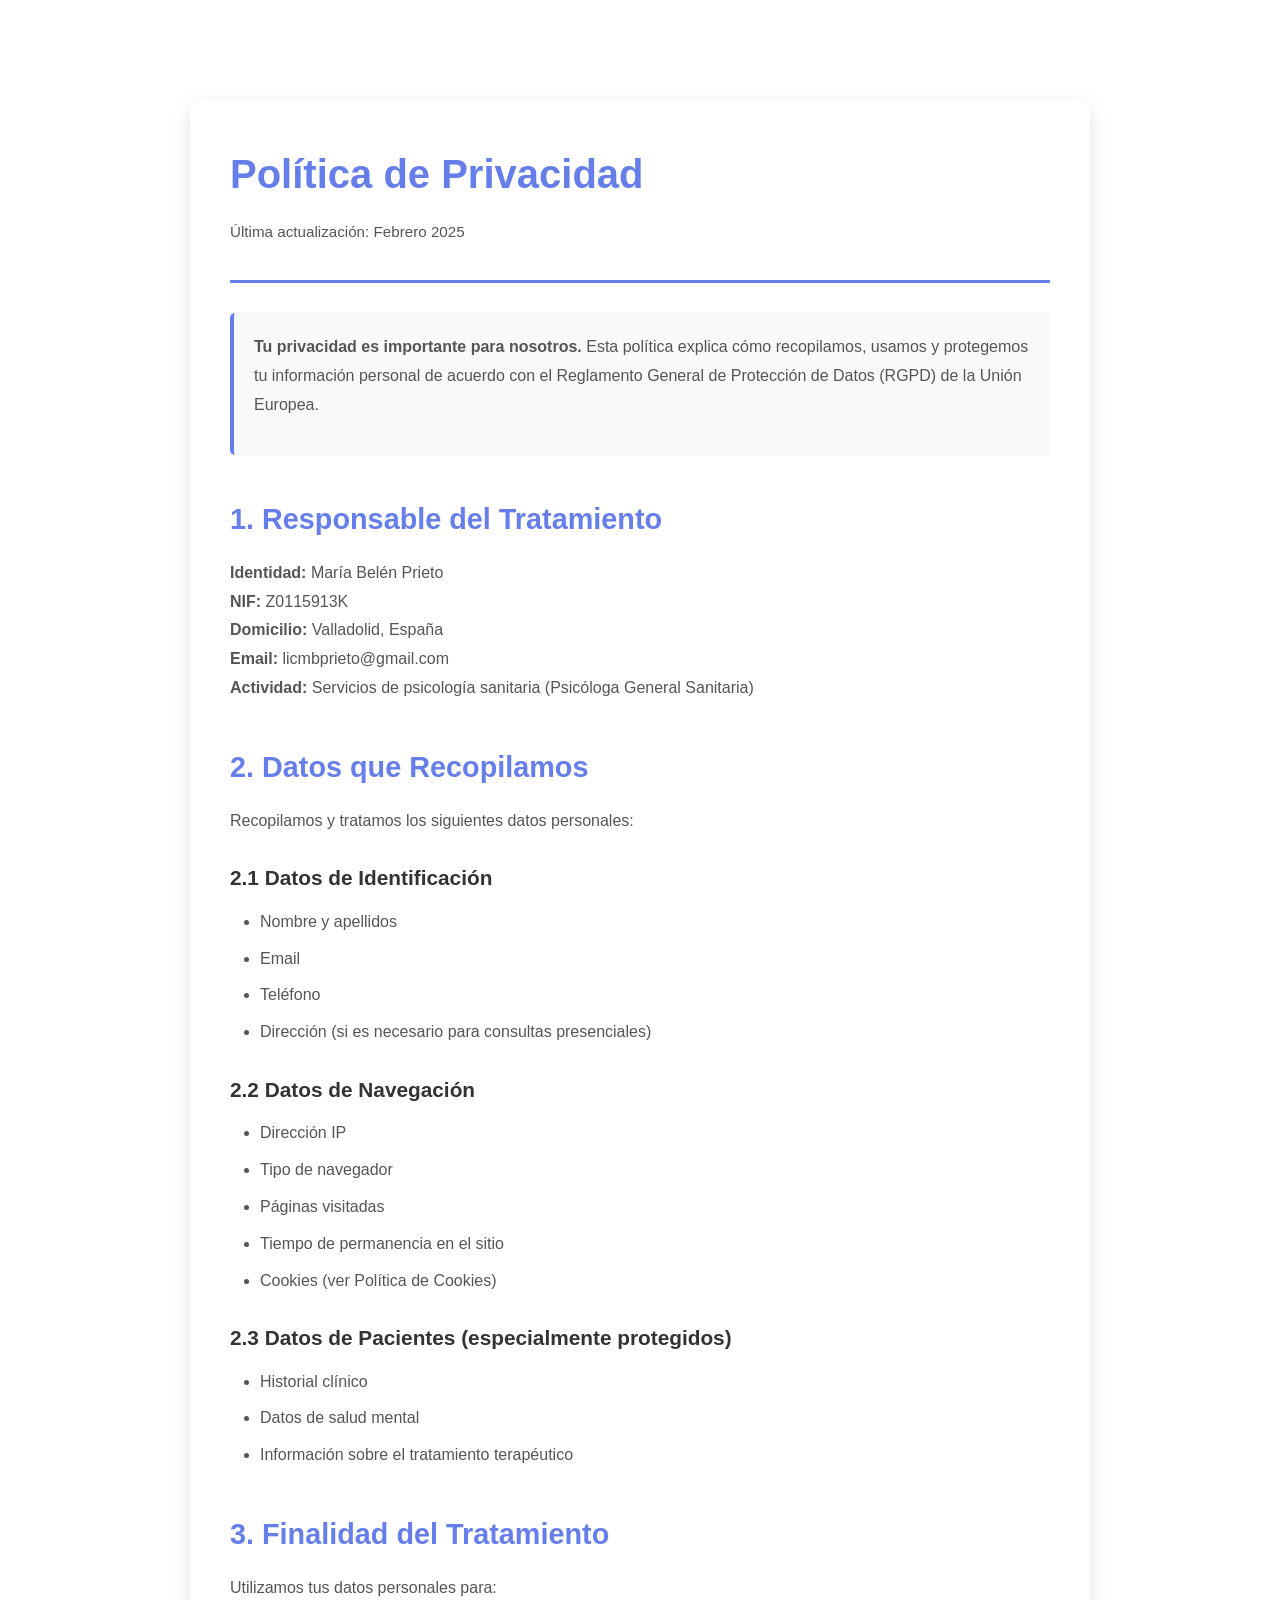
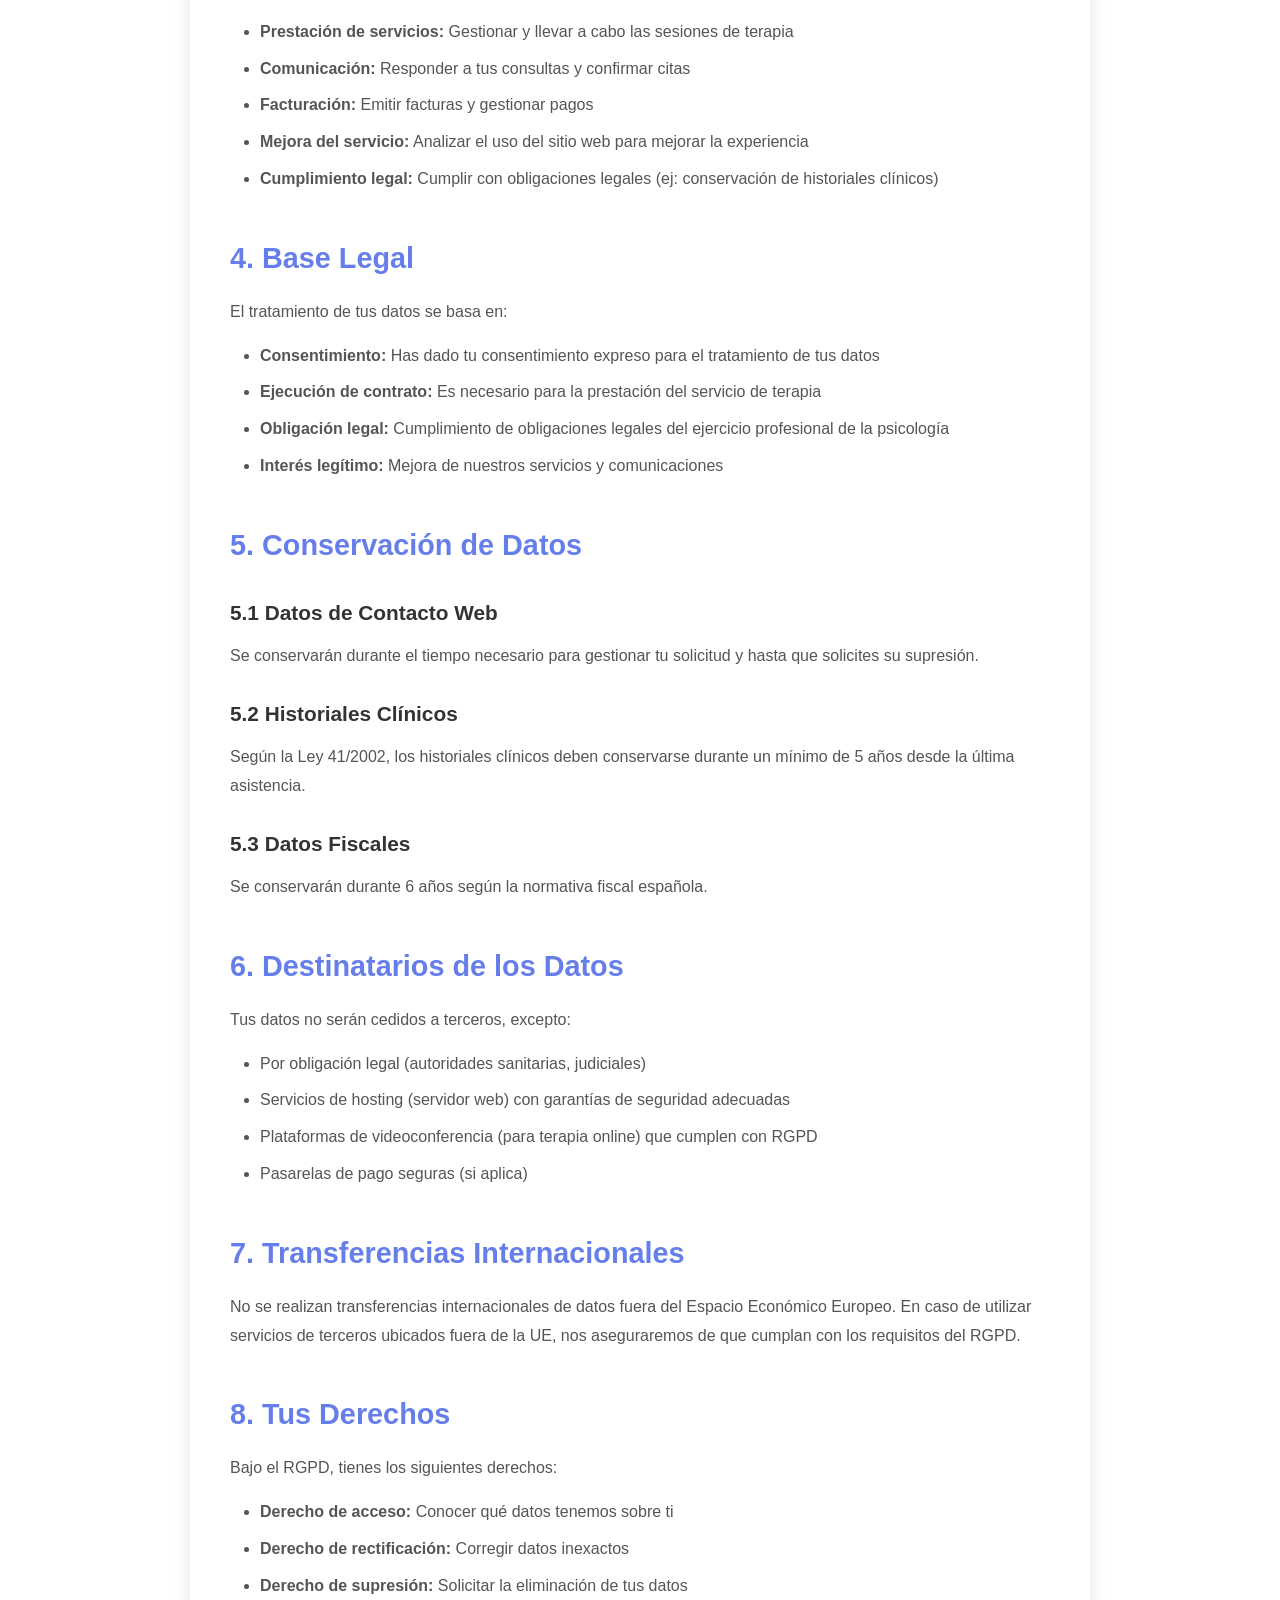
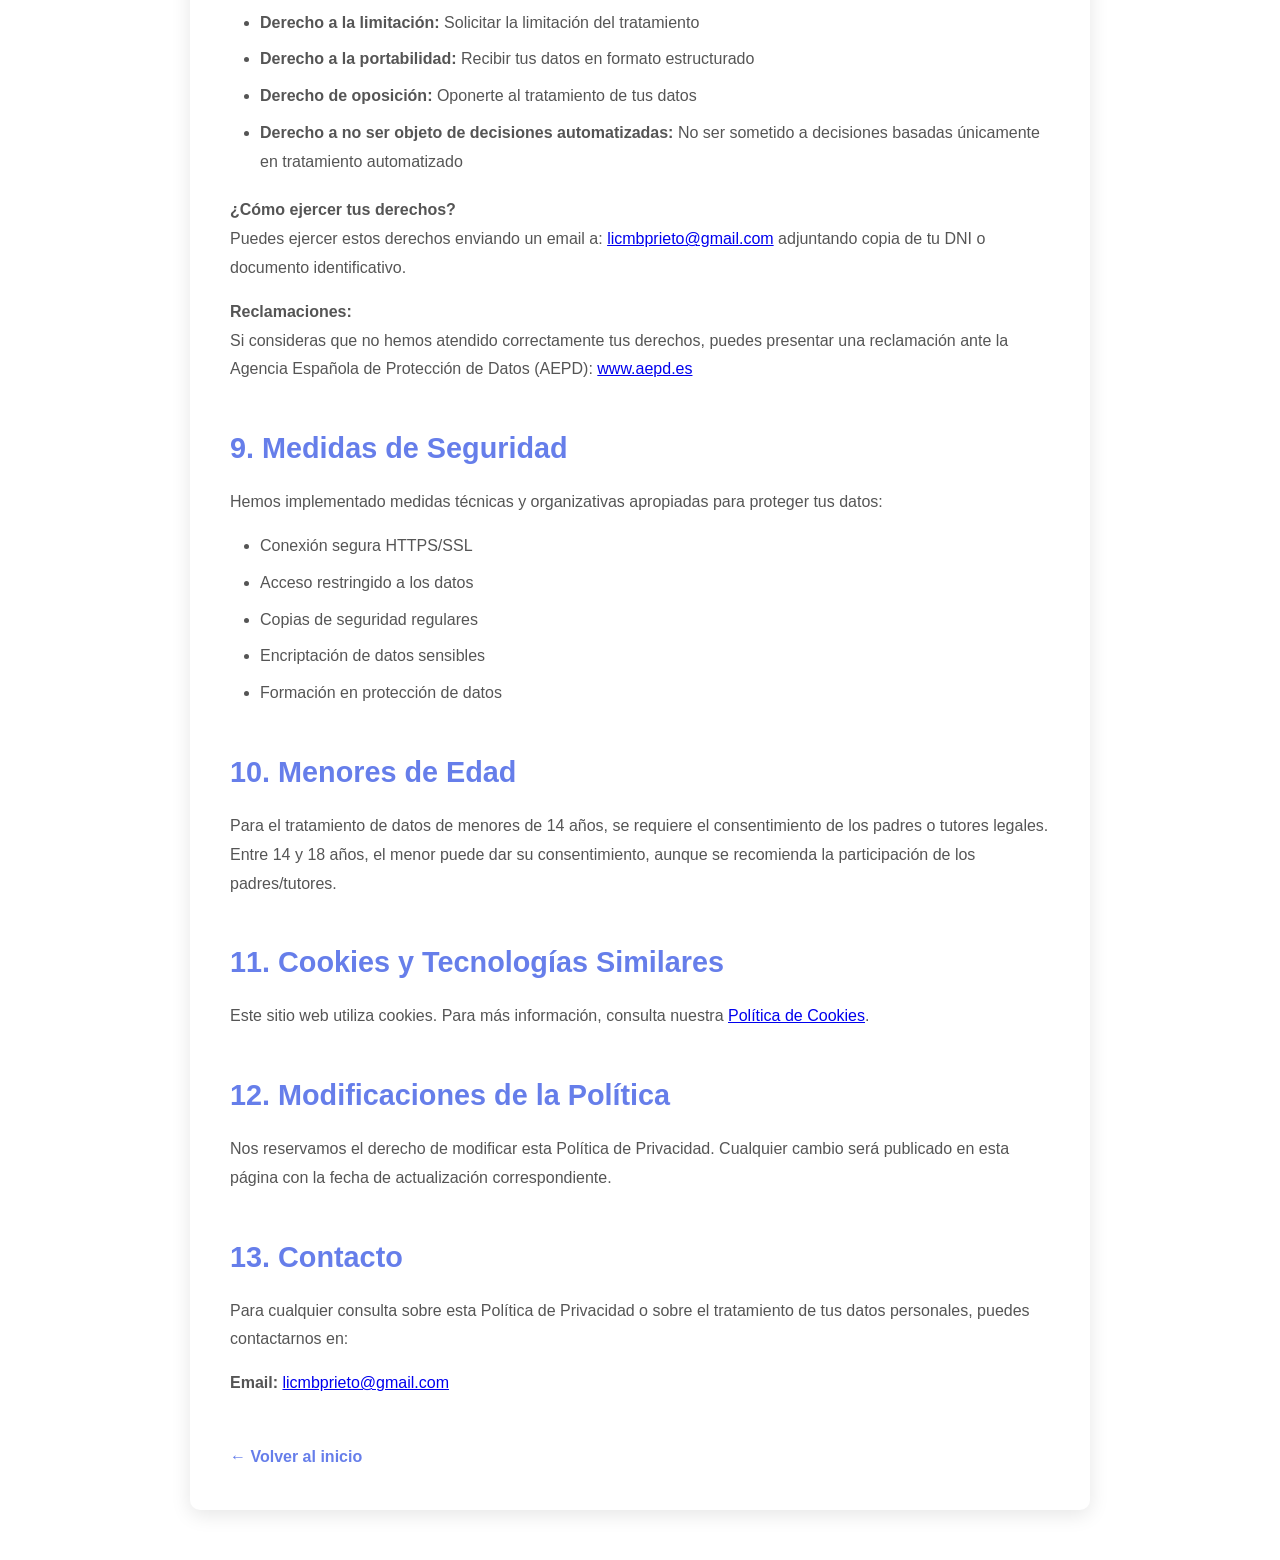
<file: politica-privacidad.html>
<!DOCTYPE html>
<html lang="es">
<head>
    <meta charset="UTF-8">
    <meta name="viewport" content="width=device-width, initial-scale=1.0">
    <title>Política de Privacidad | María Belén Prieto, Psicóloga</title>
    <meta name="description" content="Cómo se tratan y protegen tus datos personales en el sitio web de María Belén Prieto, Psicóloga General Sanitaria.">
    <link rel="stylesheet" href="styles.css?v=20261026b">
    <style>
        .legal-container {
            max-width: 900px;
            margin: 100px auto 50px;
            padding: 40px;
            background: white;
            border-radius: 10px;
            box-shadow: 0 5px 20px rgba(0,0,0,0.1);
        }
        
        .legal-header {
            border-bottom: 3px solid var(--primary-color, #667eea);
            padding-bottom: 20px;
            margin-bottom: 30px;
        }
        
        .legal-header h1 {
            font-size: 2.5rem;
            color: var(--primary-color, #667eea);
            margin-bottom: 10px;
        }
        
        .legal-date {
            color: #666;
            font-size: 0.95rem;
        }
        
        .legal-container h2 {
            color: var(--primary-color, #667eea);
            font-size: 1.8rem;
            margin-top: 40px;
            margin-bottom: 15px;
        }
        
        .legal-container h3 {
            color: #333;
            font-size: 1.3rem;
            margin-top: 25px;
            margin-bottom: 12px;
        }
        
        .legal-container p {
            line-height: 1.8;
            color: #555;
            margin-bottom: 15px;
        }
        
        .legal-container ul {
            margin-left: 30px;
            margin-bottom: 20px;
        }
        
        .legal-container li {
            line-height: 1.8;
            color: #555;
            margin-bottom: 8px;
        }
        
        .back-link {
            display: inline-block;
            margin-top: 30px;
            color: var(--primary-color, #667eea);
            text-decoration: none;
            font-weight: 600;
        }
        
        .back-link:hover {
            text-decoration: underline;
        }

        .highlight-box {
            background: #f8f9fa;
            border-left: 4px solid var(--primary-color, #667eea);
            padding: 20px;
            margin: 20px 0;
            border-radius: 5px;
        }
    </style>
    <link rel="canonical" href="https://mariabelenprieto.com/politica-privacidad.html">
    <link rel="icon" type="image/png" sizes="32x32" href="/favicon-32.png">
    <link rel="icon" type="image/png" sizes="192x192" href="/icon-192.png">
    <link rel="apple-touch-icon" href="/apple-touch-icon.png">
    <meta name="theme-color" content="#2D4356">
    <meta property="og:type" content="website">
    <meta property="og:locale" content="es_ES">
    <meta property="og:site_name" content="María Belén Prieto · Psicóloga">
    <meta property="og:url" content="https://mariabelenprieto.com/politica-privacidad.html">
    <meta property="og:title" content="Política de Privacidad | María Belén Prieto, Psicóloga">
    <meta property="og:description" content="Cómo se tratan y protegen tus datos personales en el sitio web de María Belén Prieto, Psicóloga General Sanitaria.">
    <meta property="og:image" content="https://mariabelenprieto.com/og-image.jpg">
    <meta property="og:image:width" content="1200">
    <meta property="og:image:height" content="630">
    <meta property="og:image:alt" content="Logo de María Belén Prieto, Psicóloga General Sanitaria">
    <meta name="twitter:card" content="summary_large_image">
    <meta name="twitter:title" content="Política de Privacidad | María Belén Prieto, Psicóloga">
    <meta name="twitter:description" content="Cómo se tratan y protegen tus datos personales en el sitio web de María Belén Prieto, Psicóloga General Sanitaria.">
    <meta name="twitter:image" content="https://mariabelenprieto.com/og-image.jpg">
</head>
<body>
    <div class="legal-container">
        <div class="legal-header">
            <h1>Política de Privacidad</h1>
            <p class="legal-date">Última actualización: Febrero 2025</p>
        </div>

        <div class="highlight-box">
            <p><strong>Tu privacidad es importante para nosotros.</strong> Esta política explica cómo recopilamos, usamos y protegemos tu información personal de acuerdo con el Reglamento General de Protección de Datos (RGPD) de la Unión Europea.</p>
        </div>

        <h2>1. Responsable del Tratamiento</h2>
        <p><strong>Identidad:</strong> María Belén Prieto<br>
        <strong>NIF:</strong> Z0115913K<br>
        <strong>Domicilio:</strong> Valladolid, España<br>
        <strong>Email:</strong> licmbprieto@gmail.com<br>
        <strong>Actividad:</strong> Servicios de psicología sanitaria (Psicóloga General Sanitaria)</p>

        <h2>2. Datos que Recopilamos</h2>
        <p>Recopilamos y tratamos los siguientes datos personales:</p>
        
        <h3>2.1 Datos de Identificación</h3>
        <ul>
            <li>Nombre y apellidos</li>
            <li>Email</li>
            <li>Teléfono</li>
            <li>Dirección (si es necesario para consultas presenciales)</li>
        </ul>

        <h3>2.2 Datos de Navegación</h3>
        <ul>
            <li>Dirección IP</li>
            <li>Tipo de navegador</li>
            <li>Páginas visitadas</li>
            <li>Tiempo de permanencia en el sitio</li>
            <li>Cookies (ver Política de Cookies)</li>
        </ul>

        <h3>2.3 Datos de Pacientes (especialmente protegidos)</h3>
        <ul>
            <li>Historial clínico</li>
            <li>Datos de salud mental</li>
            <li>Información sobre el tratamiento terapéutico</li>
        </ul>

        <h2>3. Finalidad del Tratamiento</h2>
        <p>Utilizamos tus datos personales para:</p>
        <ul>
            <li><strong>Prestación de servicios:</strong> Gestionar y llevar a cabo las sesiones de terapia</li>
            <li><strong>Comunicación:</strong> Responder a tus consultas y confirmar citas</li>
            <li><strong>Facturación:</strong> Emitir facturas y gestionar pagos</li>
            <li><strong>Mejora del servicio:</strong> Analizar el uso del sitio web para mejorar la experiencia</li>
            <li><strong>Cumplimiento legal:</strong> Cumplir con obligaciones legales (ej: conservación de historiales clínicos)</li>
        </ul>

        <h2>4. Base Legal</h2>
        <p>El tratamiento de tus datos se basa en:</p>
        <ul>
            <li><strong>Consentimiento:</strong> Has dado tu consentimiento expreso para el tratamiento de tus datos</li>
            <li><strong>Ejecución de contrato:</strong> Es necesario para la prestación del servicio de terapia</li>
            <li><strong>Obligación legal:</strong> Cumplimiento de obligaciones legales del ejercicio profesional de la psicología</li>
            <li><strong>Interés legítimo:</strong> Mejora de nuestros servicios y comunicaciones</li>
        </ul>

        <h2>5. Conservación de Datos</h2>
        <h3>5.1 Datos de Contacto Web</h3>
        <p>Se conservarán durante el tiempo necesario para gestionar tu solicitud y hasta que solicites su supresión.</p>

        <h3>5.2 Historiales Clínicos</h3>
        <p>Según la Ley 41/2002, los historiales clínicos deben conservarse durante un mínimo de 5 años desde la última asistencia.</p>

        <h3>5.3 Datos Fiscales</h3>
        <p>Se conservarán durante 6 años según la normativa fiscal española.</p>

        <h2>6. Destinatarios de los Datos</h2>
        <p>Tus datos no serán cedidos a terceros, excepto:</p>
        <ul>
            <li>Por obligación legal (autoridades sanitarias, judiciales)</li>
            <li>Servicios de hosting (servidor web) con garantías de seguridad adecuadas</li>
            <li>Plataformas de videoconferencia (para terapia online) que cumplen con RGPD</li>
            <li>Pasarelas de pago seguras (si aplica)</li>
        </ul>

        <h2>7. Transferencias Internacionales</h2>
        <p>No se realizan transferencias internacionales de datos fuera del Espacio Económico Europeo. En caso de utilizar servicios de terceros ubicados fuera de la UE, nos aseguraremos de que cumplan con los requisitos del RGPD.</p>

        <h2>8. Tus Derechos</h2>
        <p>Bajo el RGPD, tienes los siguientes derechos:</p>
        <ul>
            <li><strong>Derecho de acceso:</strong> Conocer qué datos tenemos sobre ti</li>
            <li><strong>Derecho de rectificación:</strong> Corregir datos inexactos</li>
            <li><strong>Derecho de supresión:</strong> Solicitar la eliminación de tus datos</li>
            <li><strong>Derecho a la limitación:</strong> Solicitar la limitación del tratamiento</li>
            <li><strong>Derecho a la portabilidad:</strong> Recibir tus datos en formato estructurado</li>
            <li><strong>Derecho de oposición:</strong> Oponerte al tratamiento de tus datos</li>
            <li><strong>Derecho a no ser objeto de decisiones automatizadas:</strong> No ser sometido a decisiones basadas únicamente en tratamiento automatizado</li>
        </ul>

        <p><strong>¿Cómo ejercer tus derechos?</strong><br>
        Puedes ejercer estos derechos enviando un email a: <a href="mailto:licmbprieto@gmail.com">licmbprieto@gmail.com</a> adjuntando copia de tu DNI o documento identificativo.</p>

        <p><strong>Reclamaciones:</strong><br>
        Si consideras que no hemos atendido correctamente tus derechos, puedes presentar una reclamación ante la Agencia Española de Protección de Datos (AEPD): <a href="https://www.aepd.es" target="_blank">www.aepd.es</a></p>

        <h2>9. Medidas de Seguridad</h2>
        <p>Hemos implementado medidas técnicas y organizativas apropiadas para proteger tus datos:</p>
        <ul>
            <li>Conexión segura HTTPS/SSL</li>
            <li>Acceso restringido a los datos</li>
            <li>Copias de seguridad regulares</li>
            <li>Encriptación de datos sensibles</li>
            <li>Formación en protección de datos</li>
        </ul>

        <h2>10. Menores de Edad</h2>
        <p>Para el tratamiento de datos de menores de 14 años, se requiere el consentimiento de los padres o tutores legales. Entre 14 y 18 años, el menor puede dar su consentimiento, aunque se recomienda la participación de los padres/tutores.</p>

        <h2>11. Cookies y Tecnologías Similares</h2>
        <p>Este sitio web utiliza cookies. Para más información, consulta nuestra <a href="politica-cookies.html">Política de Cookies</a>.</p>

        <h2>12. Modificaciones de la Política</h2>
        <p>Nos reservamos el derecho de modificar esta Política de Privacidad. Cualquier cambio será publicado en esta página con la fecha de actualización correspondiente.</p>

        <h2>13. Contacto</h2>
        <p>Para cualquier consulta sobre esta Política de Privacidad o sobre el tratamiento de tus datos personales, puedes contactarnos en:</p>
        <p><strong>Email:</strong> <a href="mailto:licmbprieto@gmail.com">licmbprieto@gmail.com</a></p>

        <a href="index.html" class="back-link">← Volver al inicio</a>
    </div>
</body>
</html>
</file>
<file: styles.css>
/* Reset and Base */
* { margin: 0; padding: 0; box-sizing: border-box; }

:root {
    /* Elegant Color Palette */
    --primary: #2D4356;
    --primary-light: #435B6C;
    --primary-dark: #1A2632;
    --accent: #C4A777;
    --accent-light: #D4B890;
    --accent-dark: #A08D61;
    
    --text-dark: #1C1C1C;
    --text-medium: #4A4A4A;
    --text-light: #737373;
    --text-lighter: #9E9E9E;
    
    --bg-white: #FFFFFF;
    --bg-cream: #FAF8F5;
    --bg-light: #F5F3EF;
    --bg-dark: #2D4356;
    
    --shadow-sm: 0 2px 12px rgba(0,0,0,0.06);
    --shadow-md: 0 4px 24px rgba(0,0,0,0.08);
    --shadow-lg: 0 8px 40px rgba(0,0,0,0.12);
    --shadow-xl: 0 20px 60px rgba(0,0,0,0.15);
    
    /* Typography */
    --font-display: 'Playfair Display', serif;
    --font-body: 'Lato', sans-serif;
    
    /* Spacing */
    --section-padding: 100px 20px;
    --container-width: 1200px;
    --container-narrow: 800px;
    --container-wide: 1400px;
}

html { scroll-behavior: smooth; }

body {
    font-family: var(--font-body);
    color: var(--text-dark);
    background: var(--bg-white);
    line-height: 1.7;
    font-size: 16px;
    -webkit-font-smoothing: antialiased;
}

.container { max-width: var(--container-width); margin: 0 auto; padding: 0 20px; }
.container-narrow { max-width: var(--container-narrow); margin: 0 auto; padding: 0 20px; }
.container-wide { max-width: var(--container-wide); margin: 0 auto; padding: 0 20px; }

/* WhatsApp Float */
.whatsapp-float {
    position: fixed; bottom: 30px; right: 30px; width: 60px; height: 60px;
    border-radius: 50%; box-shadow: var(--shadow-lg); z-index: 999;
    transition: transform 0.3s ease, box-shadow 0.3s ease;
}
.whatsapp-float:hover { transform: scale(1.1); box-shadow: 0 10px 50px rgba(37,211,102,0.4); }
.whatsapp-float svg { width: 100%; height: 100%; }

/* Navigation */
.main-nav {
    position: fixed; top: 0; left: 0; right: 0; z-index: 1000;
    background: rgba(255,255,255,0.95); backdrop-filter: blur(10px);
    border-bottom: 1px solid rgba(45,67,86,0.1);
    transition: all 0.3s ease;
}
.main-nav.scrolled { background: rgba(255,255,255,0.98); box-shadow: var(--shadow-sm); }

.nav-container {
    max-width: var(--container-wide); margin: 0 auto; padding: 20px;
    display: flex; justify-content: space-between; align-items: center;
}

.nav-logo {
    display: flex;
    align-items: center;
    text-decoration: none;
}

.logo-image {
    height: 70px;
    width: auto;
    transition: opacity 0.3s;
}

.logo-image:hover {
    opacity: 0.85;
}

@media (min-width: 768px) {
    .logo-image {
        height: 60px;
    }
}

.nav-links {
    display: flex; list-style: none; gap: 40px; align-items: center;
}

.nav-links a {
    text-decoration: none; color: var(--text-medium); font-weight: 400;
    font-size: 0.95rem; transition: color 0.3s ease; position: relative;
}

.nav-links a::after {
    content: ''; position: absolute; bottom: -5px; left: 0; width: 0;
    height: 2px; background: var(--accent); transition: width 0.3s ease;
}

.nav-links a:hover { color: var(--primary); }
.nav-links a:hover::after { width: 100%; }

.nav-cta {
    background: var(--accent); color: white !important; padding: 12px 28px;
    border-radius: 30px; transition: all 0.3s ease;
}
.nav-cta::after { display: none; }
.nav-cta:hover { background: var(--accent-dark); transform: translateY(-2px); box-shadow: var(--shadow-md); }

.mobile-menu-toggle {
    display: none; flex-direction: column; gap: 5px; background: none;
    border: none; cursor: pointer;
}
.mobile-menu-toggle span { width: 25px; height: 2px; background: var(--primary); transition: all 0.3s; }

/* Hero Full */
.hero-full {
    position: relative; height: 100vh; min-height: 700px;
    display: flex; align-items: center; justify-content: center;
    overflow: hidden;
}

.hero-background {
    position: absolute; top: 0; left: 0; right: 0; bottom: 0;
    background: linear-gradient(135deg, var(--primary) 0%, var(--primary-light) 100%);
    background-size: cover; background-position: center;
}

.hero-overlay {
    position: absolute; top: 0; left: 0; right: 0; bottom: 0;
    background: linear-gradient(135deg, rgba(45,67,86,0.85) 0%, rgba(45,67,86,0.7) 100%);
}

.hero-content-wrapper {
    position: relative; z-index: 10; max-width: var(--container-width);
    margin: 0 auto; padding: 0 20px; width: 100%; text-align: center;
}

.hero-label {
    display: inline-block; padding: 8px 20px; background: rgba(196,167,119,0.2);
    border: 1px solid var(--accent); color: var(--accent-light);
    border-radius: 30px; font-size: 0.85rem; letter-spacing: 2px;
    text-transform: uppercase; margin-bottom: 20px;
    animation: fadeInDown 0.8s ease;
}

.hero-title {
    font-family: var(--font-display); font-size: 4.5rem; font-weight: 600;
    color: white; margin-bottom: 24px; line-height: 1.2; letter-spacing: -1px;
    animation: fadeInUp 0.8s ease 0.2s both;
}

.hero-subtitle {
    font-size: 1.3rem; color: rgba(255,255,255,0.9); margin-bottom: 40px;
    max-width: 700px; margin-left: auto; margin-right: auto; line-height: 1.6;
    animation: fadeInUp 0.8s ease 0.4s both;
}

.hero-buttons {
    display: flex; gap: 20px; justify-content: center; flex-wrap: wrap;
    animation: fadeInUp 0.8s ease 0.6s both;
}

.btn-hero-primary, .btn-hero-secondary {
    padding: 16px 40px; border-radius: 50px; text-decoration: none;
    font-weight: 500; font-size: 1.05rem; transition: all 0.3s ease;
    display: inline-block;
}

.btn-hero-primary {
    background: var(--accent); color: white;
}
.btn-hero-primary:hover {
    background: var(--accent-dark); transform: translateY(-3px); box-shadow: 0 10px 30px rgba(196,167,119,0.4);
}

.btn-hero-secondary {
    background: rgba(255,255,255,0.1); color: white; border: 2px solid rgba(255,255,255,0.3);
    backdrop-filter: blur(10px);
}
.btn-hero-secondary:hover {
    background: rgba(255,255,255,0.2); border-color: rgba(255,255,255,0.5);
}

.scroll-indicator {
    position: absolute; bottom: 40px; left: 50%; transform: translateX(-50%);
    display: flex; flex-direction: column; align-items: center; gap: 10px;
    color: rgba(255,255,255,0.7); font-size: 0.85rem; text-transform: uppercase;
    letter-spacing: 2px; animation: bounce 2s infinite;
}

.scroll-line {
    width: 1px; height: 30px; background: linear-gradient(to bottom, rgba(255,255,255,0.5), transparent);
}

@keyframes fadeInUp {
    from { opacity: 0; transform: translateY(30px); }
    to { opacity: 1; transform: translateY(0); }
}

@keyframes fadeInDown {
    from { opacity: 0; transform: translateY(-20px); }
    to { opacity: 1; transform: translateY(0); }
}

@keyframes bounce {
    0%, 100% { transform: translateX(-50%) translateY(0); }
    50% { transform: translateX(-50%) translateY(-10px); }
}

/* Section Common Styles */
.section-tag {
    display: inline-block; font-size: 0.85rem; text-transform: uppercase;
    letter-spacing: 2px; color: var(--accent); font-weight: 600;
    margin-bottom: 12px;
}

.section-title {
    font-family: var(--font-display); font-size: 2.8rem; font-weight: 600;
    color: var(--primary-dark); margin-bottom: 20px; line-height: 1.3;
    letter-spacing: -0.5px;
}

.section-description {
    font-size: 1.1rem; color: var(--text-medium); max-width: 700px;
}

.section-header-centered {
    text-align: center; margin-bottom: 60px;
}
.section-header-centered .section-description {
    margin: 0 auto;
}

/* About Section */
.about-section {
    padding: var(--section-padding); background: var(--bg-white);
}

.about-grid {
    display: grid; grid-template-columns: 450px 1fr; gap: 80px;
    align-items: center;
}

.about-image-wrapper {
    position: relative;
}

.about-image {
    position: relative; border-radius: 12px; overflow: hidden;
    box-shadow: var(--shadow-lg);
}

.about-image-placeholder {
    width: 100%; padding-bottom: 125%; background: linear-gradient(135deg, var(--accent-light), var(--accent));
}

.about-decoration {
    position: absolute; top: -20px; right: -20px; width: 200px; height: 200px;
    border: 3px solid var(--accent); border-radius: 12px; z-index: -1;
}

.about-paragraph {
    font-size: 1.05rem; color: var(--text-medium); margin-bottom: 20px; line-height: 1.8;
}

.about-credentials {
    margin-top: 40px; display: flex; flex-direction: column; gap: 20px;
}

.credential-box {
    display: flex; gap: 16px; align-items: flex-start; padding: 20px;
    background: var(--bg-cream); border-radius: 8px; border-left: 4px solid var(--accent);
}

```css
.credential-icon {
    font-size: 2rem;
    flex-shrink: 0;
    
    /* FONT STACK PARA EMOJIS */
    font-family: 
        "Apple Color Emoji",
        "Segoe UI Emoji", 
        "Segoe UI Symbol",
        "Noto Color Emoji",
        "Android Emoji",
        sans-serif;
    
    /* Forzar rendering de color */
    -webkit-font-smoothing: antialiased;
    -moz-osx-font-smoothing: grayscale;
    text-rendering: optimizeLegibility;
}
```
}

.credential-info strong {
    display: block; color: var(--primary); margin-bottom: 4px; font-size: 1.05rem;
}

.credential-info p {
    color: var(--text-medium); font-size: 0.95rem; margin: 0;
}

/* Areas Section */
.areas-section {
    padding: var(--section-padding); background: var(--bg-cream);
}

.areas-grid {
    display: grid; grid-template-columns: repeat(auto-fit, minmax(320px, 1fr)); gap: 30px;
}

.area-card {
    background: var(--bg-white); padding: 40px 30px; border-radius: 12px;
    box-shadow: var(--shadow-sm); transition: all 0.3s ease;
    border-top: 4px solid transparent;
}

.area-card:hover {
    transform: translateY(-5px); box-shadow: var(--shadow-md);
    border-top-color: var(--accent);
}

.area-icon {
    width: 60px;
    height: 60px;
    flex-shrink: 0;
    display: flex;
    align-items: center;
    justify-content: center;
    font-size: 2.5rem;
    line-height: 1;
    background: white;
    border-radius: 12px;
    box-shadow: 0 4px 10px rgba(0,0,0,0.1);
    
    /* FONT STACK PARA EMOJIS */
    font-family: 
        "Apple Color Emoji",
        "Segoe UI Emoji",
        "Segoe UI Symbol",
        "Noto Color Emoji",
        "EmojiOne Color",
        "Android Emoji",
        sans-serif;
    
    /* Forzar rendering de color */
    -webkit-font-smoothing: antialiased;
    -moz-osx-font-smoothing: grayscale;
    text-rendering: optimizeLegibility;
    
    /* Prevenir interferencia de otros estilos */
    font-style: normal !important;
    font-weight: normal !important;
}

.area-card.expanded .area-icon {
    background: rgba(255,255,255,0.95);
}

.area-icon img {
    width: 100%;
    height: 100%;
    object-fit: cover;
    border-radius: 12px;
}

.area-card h3 {
    font-family: var(--font-display); font-size: 1.6rem; color: var(--primary-dark);
    margin-bottom: 16px;
}

.area-card p {
    color: var(--text-medium); line-height: 1.7;
}

/* Approach Section */
.approach-section {
    padding: var(--section-padding); background: var(--primary-dark); color: white;
}

.approach-grid {
    display: grid; grid-template-columns: 1fr 1fr; gap: 80px; align-items: center;
}

.approach-section .section-tag { color: var(--accent-light); }
.approach-section .section-title { color: white; }
.approach-text p { color: rgba(255,255,255,0.85); margin-bottom: 20px; font-size: 1.05rem; }

.approach-pillars {
    display: flex; flex-direction: column; gap: 30px; margin-top: 40px;
}

.pillar-item {
    display: flex; gap: 20px;
}

.pillar-number {
    font-family: var(--font-display); font-size: 2.5rem; color: var(--accent);
    font-weight: 600; line-height: 1;
}

.pillar-item h4 {
    font-family: var(--font-display); font-size: 1.4rem; margin-bottom: 8px;
}

.pillar-item p {
    color: rgba(255,255,255,0.7); font-size: 0.95rem;
}

.approach-quote-box {
    background: rgba(255,255,255,0.05); padding: 50px; border-radius: 12px;
    border: 1px solid rgba(255,255,255,0.1); backdrop-filter: blur(10px);
}

.quote-icon {
    width: 48px; height: 48px; color: var(--accent); margin-bottom: 24px;
}

.quote-text {
    font-family: var(--font-display); font-size: 1.4rem; line-height: 1.6;
    color: white; margin-bottom: 24px; font-style: italic;
}

.quote-author {
    color: var(--accent-light); font-size: 1.05rem;
}

/* Modalities Section */
.modalities-section {
    padding: var(--section-padding); background: var(--bg-white);
}

.modalities-grid {
    display: grid; grid-template-columns: repeat(auto-fit, minmax(300px, 1fr)); gap: 30px;
}

.modality-card {
    background: var(--bg-cream); padding: 40px 30px; border-radius: 12px;
    border: 2px solid transparent; transition: all 0.3s ease; position: relative;
}

.modality-card:hover {
    border-color: var(--accent); box-shadow: var(--shadow-md);
}

.modality-card.featured {
    background: linear-gradient(135deg, var(--primary-dark), var(--primary));
    color: white; border-color: var(--accent);
}

.popular-badge {
    position: absolute; top: 20px; right: 20px; background: var(--accent);
    color: white; padding: 6px 16px; border-radius: 20px; font-size: 0.8rem;
    font-weight: 600; text-transform: uppercase; letter-spacing: 1px;
}

.modality-icon {
    font-size: 3.5rem; margin-bottom: 20px;
}

.modality-card h3 {
    font-family: var(--font-display); font-size: 1.8rem; margin-bottom: 16px;
}

.modality-card.featured h3,
.modality-card.featured p {
    color: white;
}

.modality-features {
    list-style: none; margin-top: 24px;
}

.modality-features li {
    padding-left: 24px; position: relative; margin-bottom: 12px;
}

.modality-features li::before {
    content: 'âœ“'; position: absolute; left: 0; color: var(--accent); font-weight: 600;
}

.modality-card.featured .modality-features li::before {
    color: var(--accent-light);
}

/* Footer */
.main-footer {
    background: var(--primary-dark); color: rgba(255,255,255,0.8); padding: 80px 20px 30px;
}

.footer-grid {
    display: grid; grid-template-columns: 2fr 1fr 1fr 1fr; gap: 60px; margin-bottom: 50px;
}

.footer-col h3, .footer-col h4 {
    font-family: var(--font-display); color: var(--accent-light); margin-bottom: 20px;
    font-size: 1.4rem;
}

.footer-col ul {
    list-style: none;
}

.footer-col li {
    margin-bottom: 12px;
}

.footer-col a {
    color: rgba(255,255,255,0.7); text-decoration: none; transition: color 0.3s;
}

.footer-col a:hover {
    color: var(--accent-light);
}

.footer-about p {
    margin: 20px 0; line-height: 1.7; font-size: 0.95rem;
}

.footer-social {
    display: flex; gap: 15px; margin-top: 24px;
}

.footer-social a {
    width: 40px; height: 40px; border: 2px solid rgba(255,255,255,0.2);
    border-radius: 50%; display: flex; align-items: center; justify-content: center;
    transition: all 0.3s;
}

.footer-social a:hover {
    border-color: var(--accent-light); background: var(--accent); color: white;
}

.footer-bottom {
    padding-top: 30px; border-top: 1px solid rgba(255,255,255,0.1);
    text-align: center; color: rgba(255,255,255,0.5);
}

.footer-credit {
    margin-top: 10px; font-size: 0.9rem;
}

/* Responsive */
@media (max-width: 968px) {
    .nav-links { display: none; position: absolute; top: 100%; left: 0; right: 0;
        background: white; flex-direction: column; padding: 20px; box-shadow: var(--shadow-md);
    }
    .nav-links.active { display: flex; }
    .mobile-menu-toggle { display: flex; }
    .hero-title { font-size: 3rem; }
    .about-grid, .approach-grid { grid-template-columns: 1fr; gap: 40px; }
    .footer-grid { grid-template-columns: 1fr; gap: 40px; }
}

@media (max-width: 640px) {
    :root { --section-padding: 60px 20px; }
    .hero-full { min-height: 600px; }
    .hero-title { font-size: 2.2rem; }
    .hero-subtitle { font-size: 1.1rem; }
    .section-title { font-size: 2rem; }
}

/* Education Timeline */
.education-section {
    padding: var(--section-padding); background: var(--bg-white);
}

.timeline {
    max-width: 900px; margin: 0 auto; position: relative;
}

.timeline::before {
    content: ''; position: absolute; left: 50%; top: 0; bottom: 0;
    width: 2px; background: var(--accent); transform: translateX(-50%);
}

.timeline-item {
    display: flex; gap: 40px; margin-bottom: 60px; position: relative;
}

.timeline-item:nth-child(even) {
    flex-direction: row-reverse;
}

.timeline-dot {
    position: absolute; left: 50%; top: 24px; width: 16px; height: 16px;
    background: var(--accent); border: 4px solid var(--bg-white);
    border-radius: 50%; transform: translateX(-50%); z-index: 10;
    box-shadow: 0 0 0 4px var(--accent-light);
}

.timeline-content {
    flex: 1; background: var(--bg-cream); padding: 30px; border-radius: 12px;
    box-shadow: var(--shadow-sm);
}

.timeline-year {
    display: inline-block; background: var(--accent); color: white;
    padding: 6px 16px; border-radius: 20px; font-size: 0.9rem;
    font-weight: 600; margin-bottom: 16px;
}

.timeline-content h3 {
    font-family: var(--font-display); font-size: 1.5rem; color: var(--primary-dark);
    margin-bottom: 12px;
}

.timeline-content p {
    color: var(--text-medium); line-height: 1.7;
}

/* Testimonials */
.testimonials-section {
    padding: var(--section-padding); background: var(--bg-cream);
}

.testimonials-slider {
    display: grid; grid-template-columns: repeat(auto-fit, minmax(350px, 1fr)); gap: 30px;
}

.testimonial-card {
    background: var(--bg-white); padding: 40px; border-radius: 12px;
    box-shadow: var(--shadow-sm); position: relative;
}

.testimonial-quote {
    font-family: var(--font-display); font-size: 1.2rem; line-height: 1.7;
    color: var(--text-dark); font-style: italic; margin-bottom: 24px;
}

.testimonial-author {
    display: flex; align-items: center; gap: 16px;
}

.author-avatar {
    width: 50px; height: 50px; border-radius: 50%;
    background: linear-gradient(135deg, var(--accent-light), var(--accent));
    display: flex; align-items: center; justify-content: center;
    font-size: 1.5rem; color: white;
}

.author-info h4 {
    font-size: 1.05rem; color: var(--primary); margin-bottom: 4px;
}

.author-info p {
    font-size: 0.9rem; color: var(--text-light);
}

.testimonial-stars {
    color: var(--accent); font-size: 1.2rem; margin-bottom: 16px;
}

/* Blog Section */
.blog-section {
    padding: var(--section-padding); background: var(--bg-white);
}

.section-header-split {
    display: flex; justify-content: space-between; align-items: flex-end;
    margin-bottom: 60px; flex-wrap: wrap; gap: 20px;
}

.btn-view-all {
    color: var(--accent); text-decoration: none; font-weight: 500;
    transition: color 0.3s; display: inline-flex; align-items: center; gap: 8px;
}

.btn-view-all:hover {
    color: var(--accent-dark);
}

.blog-featured {
    margin-bottom: 60px;
}

.featured-article {
    display: grid; grid-template-columns: 1.2fr 1fr; gap: 60px;
    align-items: center; background: var(--bg-cream); border-radius: 12px;
    overflow: hidden; box-shadow: var(--shadow-md);
}

.featured-image {
    width: 100%; height: 100%; min-height: 400px;
    background: linear-gradient(135deg, var(--primary), var(--accent));
    background-size: cover; background-position: center;
}

.featured-content {
    padding: 60px 60px 60px 0;
}

.featured-tag {
    background: var(--accent); color: white; padding: 6px 16px;
    border-radius: 20px; font-size: 0.8rem; font-weight: 600;
    text-transform: uppercase; display: inline-block; margin-bottom: 16px;
}

.featured-content h2 {
    font-family: var(--font-display); font-size: 2.5rem; color: var(--primary-dark);
    margin-bottom: 20px; line-height: 1.3;
}

.featured-excerpt {
    color: var(--text-medium); font-size: 1.1rem; line-height: 1.7;
    margin-bottom: 24px;
}

.featured-meta {
    display: flex; gap: 24px; color: var(--text-light); font-size: 0.9rem;
    margin-bottom: 24px;
}

.btn-read-more {
    display: inline-block; background: var(--accent); color: white;
    padding: 14px 32px; border-radius: 30px; text-decoration: none;
    font-weight: 500; transition: all 0.3s;
}

.btn-read-more:hover {
    background: var(--accent-dark); transform: translateY(-2px); box-shadow: var(--shadow-md);
}

.blog-grid {
    display: grid; grid-template-columns: repeat(auto-fit, minmax(350px, 1fr)); gap: 40px;
}

.blog-card {
    background: var(--bg-white); border-radius: 12px; overflow: hidden;
    box-shadow: var(--shadow-sm); transition: all 0.3s;
}

.blog-card:hover {
    transform: translateY(-5px); box-shadow: var(--shadow-md);
}

.blog-image {
    width: 100%; height: 240px;
    background: linear-gradient(135deg, var(--primary-light), var(--accent));
    background-size: cover; background-position: center;
}

.blog-card-content {
    padding: 30px;
}

.blog-date {
    font-size: 0.85rem; color: var(--text-light); text-transform: uppercase;
    letter-spacing: 1px; margin-bottom: 12px;
}

.blog-card h3 {
    font-family: var(--font-display); font-size: 1.5rem; color: var(--primary-dark);
    margin-bottom: 12px; line-height: 1.4;
}

.blog-excerpt {
    color: var(--text-medium); line-height: 1.7; margin-bottom: 20px;
}

.blog-link {
    color: var(--accent); text-decoration: none; font-weight: 500;
    transition: color 0.3s; display: inline-flex; align-items: center; gap: 8px;
}

.blog-link:hover {
    color: var(--accent-dark);
}

/* Resources Section */
.resources-section {
    padding: var(--section-padding); background: var(--bg-cream);
}

.resources-grid {
    display: grid; grid-template-columns: repeat(auto-fit, minmax(300px, 1fr)); gap: 30px;
}

.resource-card {
    background: var(--bg-white); padding: 40px 30px; border-radius: 12px;
    border-left: 4px solid var(--accent); transition: all 0.3s; text-align: center;
}

.resource-card:hover {
    transform: translateY(-5px); box-shadow: var(--shadow-md);
}

.resource-icon {
    font-size: 3.5rem; margin-bottom: 20px;
}

.resource-card h3 {
    font-family: var(--font-display); font-size: 1.5rem; color: var(--primary-dark);
    margin-bottom: 12px;
}

.resource-card p {
    color: var(--text-medium); margin-bottom: 24px; line-height: 1.6;
}

.resource-download {
    display: inline-block; background: var(--accent); color: white;
    padding: 12px 28px; border-radius: 30px; text-decoration: none;
    font-weight: 500; transition: all 0.3s;
}

.resource-download:hover {
    background: var(--accent-dark); transform: translateY(-2px); box-shadow: var(--shadow-sm);
}

/* FAQ Section */
.faq-section {
    padding: var(--section-padding); background: var(--bg-white);
}

.faq-accordion {
    max-width: 800px; margin: 0 auto;
}

.faq-item {
    border-bottom: 1px solid var(--bg-light); margin-bottom: 20px;
}

.faq-question {
    width: 100%; text-align: left; background: none; border: none;
    padding: 24px 40px 24px 0; font-family: var(--font-display);
    font-size: 1.3rem; color: var(--primary-dark); cursor: pointer;
    position: relative; transition: color 0.3s;
}

.faq-question:hover {
    color: var(--accent);
}

.faq-question::after {
    content: '+'; position: absolute; right: 0; top: 50%;
    transform: translateY(-50%); font-size: 2rem; color: var(--accent);
    transition: transform 0.3s;
}

.faq-question.active::after {
    content: 'âˆ’'; transform: translateY(-50%) rotate(180deg);
}

.faq-answer {
    max-height: 0; overflow: hidden; transition: max-height 0.3s ease;
}

.faq-answer.active {
    max-height: 500px;
}

.faq-answer-content {
    padding: 0 0 24px 0; color: var(--text-medium); line-height: 1.8;
}

/* Contact Section */
.contact-section {
    padding: var(--section-padding); background: var(--bg-cream);
}

.contact-grid {
    display: grid; grid-template-columns: 1fr 1.2fr; gap: 80px; align-items: start;
}

.contact-intro {
    font-size: 1.1rem; color: var(--text-medium); margin-bottom: 40px;
    line-height: 1.7;
}

.contact-methods-list {
    display: flex; flex-direction: column; gap: 24px; margin-bottom: 40px;
}

.contact-method-item {
    display: flex; gap: 20px; padding: 24px; background: var(--bg-white);
    border-radius: 12px; border-left: 4px solid var(--accent);
}

.method-icon {
    font-size: 2rem; flex-shrink: 0;
}

.method-content h4 {
    font-size: 1.1rem; color: var(--primary); margin-bottom: 8px;
}

.method-content a {
    color: var(--accent); text-decoration: none; font-weight: 500;
    font-size: 1.05rem; transition: color 0.3s;
}

.method-content a:hover {
    color: var(--accent-dark);
}

.method-content p {
    margin-top: 4px; font-size: 0.9rem; color: var(--text-light);
}

.contact-hours {
    background: var(--bg-white); padding: 30px; border-radius: 12px;
}

.contact-hours h4 {
    font-family: var(--font-display); font-size: 1.3rem; color: var(--primary);
    margin-bottom: 20px;
}

.hours-list {
    display: flex; flex-direction: column; gap: 12px;
}

.hour-item {
    display: flex; justify-content: space-between; padding: 12px 0;
    border-bottom: 1px solid var(--bg-light);
}

.hour-item span:first-child {
    color: var(--text-medium);
}

.hour-item span:last-child {
    color: var(--primary); font-weight: 600;
}

.contact-form-wrapper {
    background: var(--bg-white); padding: 40px; border-radius: 12px;
    box-shadow: var(--shadow-md);
}

.calendar-integration {
    min-height: 600px;
}

.calendar-placeholder {
    display: flex; flex-direction: column; align-items: center;
    justify-content: center; min-height: 600px; text-align: center;
    color: var(--text-light);
}

.calendar-placeholder h3 {
    font-family: var(--font-display); font-size: 2rem; color: var(--primary);
    margin-bottom: 12px;
}

/* Responsive Adjustments */
@media (max-width: 968px) {
    .timeline::before { left: 30px; }
    .timeline-dot { left: 30px; }
    .timeline-item { padding-left: 80px; }
    .timeline-item:nth-child(even) { flex-direction: row; }
    .featured-article { grid-template-columns: 1fr; }
    .featured-content { padding: 40px; }
    .contact-grid { grid-template-columns: 1fr; gap: 40px; }
}

@media (max-width: 640px) {
    .testimonials-slider, .areas-grid, .modalities-grid, .blog-grid, .resources-grid {
        grid-template-columns: 1fr;
    }
    .featured-content h2 { font-size: 1.8rem; }
}
/* MEJORAS RESPONSIVE Y AREAS CLICKEABLES */

/* Mejoras Responsive para MÃ³vil */
@media (max-width: 968px) {
    .nav-links { 
        display: none; 
        position: absolute; 
        top: 100%; 
        left: 0; 
        right: 0;
        background: white; 
        flex-direction: column; 
        padding: 20px; 
        box-shadow: var(--shadow-md);
        gap: 20px;
    }
    .nav-links.active { display: flex; }
    .mobile-menu-toggle { display: flex; }
    
    .hero-title { font-size: 2.5rem; line-height: 1.2; }
    .hero-subtitle { font-size: 1.1rem; }
    .hero-buttons { flex-direction: column; width: 100%; }
    .btn-hero-primary, .btn-hero-secondary { width: 100%; text-align: center; }
    
    .about-grid, .approach-grid, .contact-grid { 
        grid-template-columns: 1fr; 
        gap: 40px; 
    }
    
    .footer-grid { 
        grid-template-columns: 1fr; 
        gap: 30px; 
    }
    
    .featured-article {
        grid-template-columns: 1fr;
    }
    
    .featured-content {
        padding: 30px;
    }
    
    .section-title {
        font-size: 2.2rem;
    }
    
    .timeline::before { left: 30px; }
    .timeline-dot { left: 30px; }
    .timeline-item { padding-left: 80px; }
    .timeline-item:nth-child(even) { flex-direction: row; }
}

@media (max-width: 640px) {
    :root { --section-padding: 60px 20px; }
    
    .hero-full { min-height: 600px; height: auto; padding: 120px 0 60px; }
    .hero-title { font-size: 2rem; }
    .hero-subtitle { font-size: 1rem; }
    .hero-label { font-size: 0.75rem; }
    
    .section-title { font-size: 1.8rem; }
    .section-description { font-size: 1rem; }
    
    .testimonials-slider, .areas-grid, .modalities-grid, 
    .blog-grid, .resources-grid {
        grid-template-columns: 1fr;
    }
    
    .about-image-wrapper { margin-bottom: 30px; }
    .credential-box { flex-direction: column; text-align: center; }
    
    .pillar-item { flex-direction: column; text-align: center; }
    .pillar-number { margin-bottom: 10px; }
    
    .modality-card { padding: 30px 20px; }
    .popular-badge { top: 10px; right: 10px; font-size: 0.7rem; }
    
    .contact-method-item { flex-direction: column; text-align: center; }
    .method-icon { margin-bottom: 10px; }
    
    .whatsapp-float { 
        width: 50px; 
        height: 50px; 
        bottom: 20px; 
        right: 20px; 
    }
    
    .nav-logo { font-size: 1.2rem; }
    
    .admin-section { padding: 30px 20px; }
}

@media (max-width: 480px) {
    .hero-title { font-size: 1.6rem; }
    .section-title { font-size: 1.5rem; }
    
    .area-card, .modality-card, .testimonial-card, 
    .blog-card, .resource-card {
        padding: 25px 20px;
    }
    
    .btn-hero-primary, .btn-hero-secondary {
        padding: 14px 30px;
        font-size: 0.95rem;
    }
}

/* Ãreas de Trabajo Clickeables */
.area-card {
    cursor: pointer;
    position: relative;
    overflow: hidden;
}

.area-card::before {
    content: '';
    position: absolute;
    top: 0;
    left: 0;
    width: 4px;
    height: 0;
    background: var(--accent);
    transition: height 0.3s ease;
}

.area-card:hover::before {
    height: 100%;
}

.area-card:hover {
    transform: translateY(-8px);
    box-shadow: var(--shadow-lg);
    border-top-color: var(--accent);
}

.area-card-footer {
    margin-top: 20px;
    padding-top: 20px;
    border-top: 1px solid var(--bg-light);
    display: flex;
    justify-content: space-between;
    align-items: center;
}

.area-learn-more {
    color: var(--accent);
    font-weight: 500;
    text-decoration: none;
    display: inline-flex;
    align-items: center;
    gap: 8px;
    transition: gap 0.3s ease;
}

.area-learn-more:hover {
    gap: 12px;
    color: var(--accent-dark);
}

/* Modal para Ãreas Detalladas */
.area-modal {
    display: none;
    position: fixed;
    top: 0;
    left: 0;
    width: 100%;
    height: 100%;
    background: rgba(0,0,0,0.7);
    z-index: 10000;
    padding: 20px;
    overflow-y: auto;
}

.area-modal.active {
    display: flex;
    align-items: center;
    justify-content: center;
}

.area-modal-content {
    background: var(--bg-white);
    max-width: 800px;
    width: 100%;
    border-radius: 12px;
    position: relative;
    max-height: 90vh;
    overflow-y: auto;
}

.area-modal-header {
    padding: 40px 40px 30px;
    border-bottom: 2px solid var(--bg-light);
    position: relative;
}

.area-modal-close {
    position: absolute;
    top: 20px;
    right: 20px;
    width: 40px;
    height: 40px;
    border: none;
    background: var(--bg-light);
    border-radius: 50%;
    cursor: pointer;
    display: flex;
    align-items: center;
    justify-content: center;
    font-size: 1.5rem;
    color: var(--text-medium);
    transition: all 0.3s ease;
}

.area-modal-close:hover {
    background: var(--accent);
    color: white;
    transform: rotate(90deg);
}

.area-modal-icon {
    font-size: 4rem;
    margin-bottom: 20px;
}

.area-modal-title {
    font-family: var(--font-display);
    font-size: 2.5rem;
    color: var(--primary-dark);
    margin-bottom: 16px;
}

.area-modal-subtitle {
    color: var(--text-medium);
    font-size: 1.1rem;
    line-height: 1.6;
}

.area-modal-body {
    padding: 40px;
}

.area-modal-section {
    margin-bottom: 30px;
}

.area-modal-section h3 {
    font-family: var(--font-display);
    font-size: 1.6rem;
    color: var(--primary);
    margin-bottom: 16px;
}

.area-modal-section p {
    color: var(--text-medium);
    line-height: 1.8;
    margin-bottom: 12px;
}

.area-modal-section ul {
    list-style: none;
    padding: 0;
}

.area-modal-section li {
    padding-left: 30px;
    position: relative;
    margin-bottom: 12px;
    color: var(--text-medium);
    line-height: 1.7;
}

.area-modal-section li::before {
    content: 'âœ“';
    position: absolute;
    left: 0;
    color: var(--accent);
    font-weight: 600;
    font-size: 1.2rem;
}

.area-modal-footer {
    padding: 30px 40px 40px;
    background: var(--bg-cream);
    text-align: center;
}

.area-modal-cta {
    display: inline-block;
    background: var(--accent);
    color: white;
    padding: 16px 50px;
    border-radius: 50px;
    text-decoration: none;
    font-weight: 600;
    font-size: 1.1rem;
    transition: all 0.3s ease;
    box-shadow: var(--shadow-md);
}

.area-modal-cta:hover {
    background: var(--accent-dark);
    transform: translateY(-3px);
    box-shadow: var(--shadow-lg);
}

@media (max-width: 768px) {
    .area-modal-content {
        margin: 20px 0;
    }
    
    .area-modal-header,
    .area-modal-body,
    .area-modal-footer {
        padding: 30px 25px;
    }
    
    .area-modal-title {
        font-size: 2rem;
    }
    
    .area-modal-close {
        top: 15px;
        right: 15px;
        width: 35px;
        height: 35px;
    }
}

/* ========================================
   ESTILOS VOCES DEL TOURETTE - CORREGIDOS
   Reemplazar desde línea 1234 a 1347 en styles.css
   ======================================== */

.tourette-section {
    padding: var(--section-padding);
    background: linear-gradient(135deg, #667eea 0%, #764ba2 100%);
    color: white;
    position: relative;
    overflow: hidden;
}

.tourette-section::before {
    content: '';
    position: absolute;
    top: 0;
    left: 0;
    right: 0;
    bottom: 0;
    background: url('data:image/svg+xml,<svg width="100" height="100" xmlns="http://www.w3.org/2000/svg"><defs><pattern id="grid" width="100" height="100" patternUnits="userSpaceOnUse"><path d="M 100 0 L 0 0 0 100" fill="none" stroke="rgba(255,255,255,0.05)" stroke-width="1"/></pattern></defs><rect width="100%" height="100%" fill="url(%23grid)" /></svg>');
    opacity: 0.3;
}

.tourette-content {
    position: relative;
    z-index: 10;
    max-width: var(--container-width);
    margin: 0 auto;
    padding: 0 20px;
}

.tourette-grid {
    display: grid;
    grid-template-columns: 1fr 1fr;
    gap: 60px;
    align-items: center;
}

.tourette-info h2 {
    font-family: var(--font-display);
    font-size: 3rem;
    margin-bottom: 20px;
    color: white;
}

.tourette-info p {
    font-size: 1.2rem;
    line-height: 1.8;
    margin-bottom: 16px;
    color: rgba(255,255,255,0.95);
}

.tourette-stats {
    display: grid;
    grid-template-columns: repeat(2, 1fr);
    gap: 30px;
    margin: 40px 0;
}

.tourette-stat {
    background: rgba(255,255,255,0.1);
    padding: 30px;
    border-radius: 12px;
    backdrop-filter: blur(10px);
    border: 1px solid rgba(255,255,255,0.2);
}

.tourette-stat-number {
    font-family: var(--font-display);
    font-size: 3rem;
    font-weight: 700;
    margin-bottom: 8px;
    color: var(--accent-light);
}

.tourette-stat-label {
    font-size: 1rem;
    color: rgba(255,255,255,0.9);
}

.tourette-cta-group {
    display: flex;
    gap: 20px;
    flex-wrap: wrap;
}

/* BOTONES MEJORADOS */
.tourette-btn {
    display: inline-block;
    padding: 18px 40px;
    border-radius: 50px;
    text-decoration: none;
    font-weight: 600;
    font-size: 1.1rem;
    transition: all 0.3s ease;
    box-shadow: 0 5px 15px rgba(0, 0, 0, 0.2);
    cursor: pointer;
}

.tourette-btn-primary {
    background: white;
    color: #667eea;
}

.tourette-btn-primary:hover {
    transform: translateY(-2px);
    box-shadow: 0 8px 25px rgba(0, 0, 0, 0.3);
    background: #f8f9fa;
}

.tourette-btn-secondary {
    background: rgba(255, 255, 255, 0.2);
    color: white;
    border: 2px solid white;
}

.tourette-btn-secondary:hover {
    background: rgba(255, 255, 255, 0.3);
    transform: translateY(-2px);
    box-shadow: 0 8px 25px rgba(0, 0, 0, 0.3);
}

.tourette-visual {
    position: relative;
}

.tourette-logo {
    width: 100%;
    max-width: 400px;
    height: auto;
    filter: drop-shadow(0 10px 40px rgba(0,0,0,0.3));
}

/* RESPONSIVE */
@media (max-width: 968px) {
    .tourette-grid {
        grid-template-columns: 1fr;
        gap: 40px;
    }

    .tourette-info h2 {
        font-size: 2.5rem;
    }

    .tourette-btn {
        width: 100%;
        text-align: center;
    }
}
.tourette-visual {
    position: relative;
}

.tourette-logo {
    width: 100%;
    max-width: 400px;
    height: auto;
    filter: drop-shadow(0 10px 40px rgba(0,0,0,0.3));
}

@media (max-width: 968px) {
    .tourette-grid {
        grid-template-columns: 1fr;
        gap: 40px;
    }
    
    .tourette-info h2 {
        font-size: 2.2rem;
    }
    
    .tourette-stats {
        grid-template-columns: 1fr;
    }
    
    .tourette-visual {
        text-align: center;
    }
}

@media (max-width: 640px) {
    .tourette-info h2 {
        font-size: 1.8rem;
    }
    
    .tourette-info p {
        font-size: 1.05rem;
    }
    
    .tourette-stat {
        padding: 20px;
    }
    
    .tourette-stat-number {
        font-size: 2.5rem;
    }
    
    .tourette-cta-group {
        flex-direction: column;
    }
    
    .tourette-btn {
        width: 100%;
        text-align: center;
    }
}
/* FAQ STYLES */
.faq {
    padding: 6rem 0;
    background: #f9f9f9;
}

.faq-container {
    max-width: 800px;
    margin: 3rem auto 0;
}

.faq-item {
    background: white;
    margin-bottom: 1rem;
    border-radius: 8px;
    box-shadow: 0 2px 4px rgba(0,0,0,0.05);
}

.faq-question {
    width: 100%;
    padding: 1.5rem;
    background: white;
    border: none;
    text-align: left;
    font-size: 1.1rem;
    font-weight: 600;
    color: #333;
    cursor: pointer;
    display: flex;
    justify-content: space-between;
}

.faq-question:hover {
    background: #f5f5f5;
}

.faq-icon {
    font-size: 1.5rem;
    color: #C4A574;
}

.faq-answer {
    max-height: 0;
    overflow: hidden;
    transition: max-height 0.3s;
}

.faq-answer.active {
    max-height: 500px;
}

.faq-answer p {
    padding: 0 1.5rem 1.5rem;
    color: #666;
    line-height: 1.8;
}
.faq{padding:6rem 0;background:#f9f9f9}
.faq-container{max-width:800px;margin:3rem auto 0}
.faq-item{background:white;margin-bottom:1rem;border-radius:8px;box-shadow:0 2px 4px rgba(0,0,0,0.05)}
.faq-question{width:100%;padding:1.5rem;background:white;border:none;text-align:left;font-size:1.1rem;font-weight:600;color:#333;cursor:pointer;display:flex;justify-content:space-between}
.faq-question:hover{background:#f5f5f5}
.faq-icon{font-size:1.5rem;color:#C4A574}
.faq-answer{max-height:0;overflow:hidden;transition:max-height 0.4s}
.faq-answer.active{max-height:1000px}
.faq-answer p{padding:0 1.5rem 1.5rem;color:#666;line-height:1.8}
/* ==========================================
   HERO SECTION - ESTILOS COMPLETOS
   ========================================== */

#inicio, .hero {
    min-height: 100vh;
    display: flex;
    align-items: center;
    justify-content: center;
    position: relative;
    background: linear-gradient(135deg, #667eea 0%, #764ba2 100%);
    color: white;
    text-align: center;
    padding: 2rem;
    overflow: hidden;
}

.hero .container {
    position: relative;
    z-index: 1;
    max-width: 900px;
    margin: 0 auto;
}

.hero-label, .section-tag {
    display: inline-block;
    padding: 0.5rem 1.5rem;
    background: rgba(255, 255, 255, 0.2);
    border: 1px solid rgba(255, 255, 255, 0.3);
    border-radius: 25px;
    font-size: 0.9rem;
    font-weight: 500;
    letter-spacing: 1px;
    text-transform: uppercase;
    margin-bottom: 1.5rem;
}

.hero-title {
    font-size: 3.5rem;
    font-weight: 700;
    line-height: 1.2;
    margin-bottom: 1.5rem;
    color: white;
    text-shadow: 0 2px 10px rgba(0, 0, 0, 0.3);
}

.hero-subtitle {
    font-size: 1.3rem;
    line-height: 1.6;
    margin-bottom: 2.5rem;
    color: rgba(255, 255, 255, 0.95);
    max-width: 700px;
    margin-left: auto;
    margin-right: auto;
}

.hero-buttons {
    display: flex;
    gap: 1rem;
    justify-content: center;
    align-items: center;
    flex-wrap: wrap;
    margin-top: 2rem;
}

.btn-hero-primary, .hero .btn-primary {
    display: inline-block;
    padding: 1rem 2.5rem;
    background: #C4A574;
    color: white;
    text-decoration: none;
    border-radius: 50px;
    font-weight: 600;
    font-size: 1.1rem;
    transition: all 0.3s ease;
    box-shadow: 0 4px 15px rgba(196, 165, 116, 0.3);
}

.btn-hero-primary:hover {
    background: #B39564;
    transform: translateY(-2px);
    box-shadow: 0 6px 20px rgba(196, 165, 116, 0.4);
}

.btn-hero-secondary, .hero .btn-secondary {
    display: inline-block;
    padding: 1rem 2.5rem;
    background: transparent;
    color: white;
    text-decoration: none;
    border-radius: 50px;
    font-weight: 600;
    font-size: 1.1rem;
    border: 2px solid rgba(255, 255, 255, 0.5);
    transition: all 0.3s ease;
}

.btn-hero-secondary:hover {
    background: rgba(255, 255, 255, 0.1);
    border-color: white;
}

#inicio.has-background::after {
    content: '';
    position: absolute;
    top: 0;
    left: 0;
    right: 0;
    bottom: 0;
    background: rgba(0, 0, 0, 0.4);
    z-index: 0;
}

#inicio.has-background .container {
    z-index: 2;
}

@media (max-width: 768px) {
    .hero-title {
        font-size: 2.5rem;
    }
    .hero-subtitle {
        font-size: 1.1rem;
    }
    .hero-buttons {
        flex-direction: column;
    }
    .btn-hero-primary, .btn-hero-secondary {
        width: 100%;
        max-width: 300px;
    }
}
/* ==========================================
   ABOUT (SOBRE MÍ) SECTION
   ========================================== */

.about {
    padding: 6rem 0;
    background: #f9f9f9;
}

.about-content {
    display: grid;
    grid-template-columns: 400px 1fr;
    gap: 4rem;
    margin-top: 3rem;
    align-items: start;
}

.about-image-container {
    position: relative;
}

.about-image {
    width: 100%;
    height: 500px;
    background-color: #C4A574;
    background-size: cover;
    background-position: center;
    border-radius: 10px;
    box-shadow: 0 10px 30px rgba(0,0,0,0.1);
}

.about-text {
    padding: 1rem 0;
}

.about-bio-1,
.about-bio-2,
.about-bio-3 {
    font-size: 1.1rem;
    line-height: 1.8;
    color: #555;
    margin-bottom: 1.5rem;
}

.about-credentials {
    margin-top: 3rem;
    display: grid;
    gap: 1.5rem;
}

.credential-item {
    display: flex;
    align-items: flex-start;
    gap: 1rem;
    padding: 1.5rem;
    background: white;
    border-radius: 8px;
    border-left: 4px solid #C4A574;
    box-shadow: 0 2px 8px rgba(0,0,0,0.05);
}

.credential-icon {
    font-size: 2rem;
    flex-shrink: 0;
}

.credential-info strong {
    display: block;
    color: #333;
    font-size: 1rem;
    margin-bottom: 0.3rem;
}

.credential-info p {
    color: #666;
    font-size: 0.95rem;
    margin: 0;
}

/* Responsive */
@media (max-width: 968px) {
    .about-content {
        grid-template-columns: 1fr;
        gap: 2rem;
    }
    
    .about-image {
        height: 400px;
    }
}

@media (max-width: 480px) {
    .about-image {
        height: 350px;
    }
    
    .about-bio-1,
    .about-bio-2,
    .about-bio-3 {
        font-size: 1rem;
    }
}
/* ==========================================
   ÁREAS DE TRABAJO - CSS CORREGIDO
   REEMPLAZA EL CSS ANTERIOR DE ÁREAS
   ========================================== */

.areas {
    padding: 6rem 0;
    background: white;
}

.section-description {
    text-align: center;
    max-width: 700px;
    margin: 1rem auto 3rem;
    color: #666;
    font-size: 1.1rem;
    line-height: 1.6;
}

.areas-grid {
    display: grid;
    grid-template-columns: repeat(auto-fit, minmax(350px, 1fr));
    gap: 1.5rem;
    margin-top: 3rem;
}

/* Tarjeta Individual */
.area-card {
    background: white;
    border: 2px solid #f0f0f0;
    border-radius: 12px;
    overflow: hidden;
    transition: all 0.3s ease;
    cursor: pointer;
    opacity: 1 !important;
    visibility: visible !important;
}

.area-card:hover {
    border-color: #C4A574;
    box-shadow: 0 8px 20px rgba(0,0,0,0.1);
    transform: translateY(-3px);
}

.area-card.expanded {
    border-color: #C4A574;
}

/* Header de la Tarjeta */
.area-header {
    display: flex;
    align-items: center;
    gap: 1.5rem;
    padding: 1.5rem;
    background: #fafafa;
    transition: background 0.3s;
}

.area-card.expanded .area-header {
    background: linear-gradient(135deg, #C4A574 0%, #B39564 100%);
    color: white;
}

.area-icon {
    width: 60px;
    height: 60px;
    flex-shrink: 0;
    display: flex;
    align-items: center;
    justify-content: center;
    font-size: 2rem;
    background: white;
    border-radius: 12px;
    box-shadow: 0 4px 10px rgba(0,0,0,0.1);
}

.area-card.expanded .area-icon {
    background: rgba(255,255,255,0.2);
    backdrop-filter: blur(10px);
}

/* Si hay imagen en lugar de emoji */
.area-icon img {
    width: 100%;
    height: 100%;
    object-fit: cover;
    border-radius: 12px;
}

.area-header-content {
    flex: 1;
}

.area-name {
    font-size: 1.3rem;
    font-weight: 600;
    margin-bottom: 0.5rem;
    color: #333;
}

.area-card.expanded .area-name {
    color: white;
}

.area-short-description {
    font-size: 0.95rem;
    color: #666;
    line-height: 1.5;
    display: block !important;
    opacity: 1 !important;
}

.area-card.expanded .area-short-description {
    color: rgba(255,255,255,0.9);
}

.area-toggle {
    width: 35px;
    height: 35px;
    display: flex;
    align-items: center;
    justify-content: center;
    background: white;
    border-radius: 50%;
    color: #C4A574;
    font-size: 1.5rem;
    transition: all 0.3s;
    flex-shrink: 0;
}

.area-card.expanded .area-toggle {
    background: rgba(255,255,255,0.3);
    color: white;
    transform: rotate(180deg);
}

/* Contenido Expandible */
.area-content {
    max-height: 0;
    overflow: hidden;
    transition: max-height 0.4s ease-out;
}

.area-card.expanded .area-content {
    max-height: 1000px;
    transition: max-height 0.6s ease-in;
}

.area-content-inner {
    padding: 2rem;
    background: white;
}

.area-full-description {
    color: #555;
    line-height: 1.8;
    font-size: 1rem;
}

.area-full-description p {
    margin-bottom: 1rem;
}

.area-full-description ul {
    margin: 1rem 0;
    padding-left: 1.5rem;
}

.area-full-description li {
    margin-bottom: 0.5rem;
    color: #666;
}

.area-full-description strong {
    color: #333;
    font-weight: 600;
}

/* Responsive */
@media (max-width: 768px) {
    .areas-grid {
        grid-template-columns: 1fr;
        gap: 1rem;
    }
    
    .area-header {
        padding: 1.25rem;
        gap: 1rem;
    }
    
    .area-icon {
        width: 50px;
        height: 50px;
        font-size: 1.5rem;
    }
    
    .area-name {
        font-size: 1.1rem;
    }
    
    .area-content-inner {
        padding: 1.5rem;
    }
}

/* Loading State */
.areas-grid .loading {
    text-align: center;
    padding: 3rem;
    color: #999;
    font-size: 1rem;
}
/* ==========================================
   MODALIDADES - DISEÑO COMPLETO
   ========================================== */

.modalidades {
    padding: 6rem 0;
    background: linear-gradient(135deg, #f5f7fa 0%, #c3cfe2 100%);
}

.modalidades-grid {
    display: grid;
    grid-template-columns: repeat(auto-fit, minmax(320px, 1fr));
    gap: 2rem;
    margin-top: 3rem;
}
/* ==========================================
   MODALIDADES
   ========================================== */

.modalidades {
    padding: 6rem 0;
    background: linear-gradient(135deg, #f5f7fa 0%, #c3cfe2 100%);
}

.modalidades-grid {
    display: grid;
    grid-template-columns: repeat(auto-fit, minmax(320px, 1fr));
    gap: 2rem;
    margin-top: 3rem;
}

.modalidad-card {
    background: white;
    border-radius: 15px;
    padding: 2rem;
    box-shadow: 0 10px 30px rgba(0,0,0,0.1);
    transition: all 0.3s ease;
    position: relative;
    display: flex;
    flex-direction: column;
}

.modalidad-card:hover {
    transform: translateY(-10px);
    box-shadow: 0 15px 40px rgba(0,0,0,0.15);
}

.modalidad-destacada {
    border: 3px solid #C4A574;
    transform: scale(1.05);
}

.modalidad-destacada:hover {
    transform: scale(1.05) translateY(-10px);
}

.modalidad-badge {
    position: absolute;
    top: -15px;
    right: 20px;
    background: linear-gradient(135deg, #C4A574 0%, #B39564 100%);
    color: white;
    padding: 0.5rem 1rem;
    border-radius: 20px;
    font-size: 0.85rem;
    font-weight: 600;
    box-shadow: 0 4px 10px rgba(196, 165, 116, 0.3);
}

.modalidad-icon {
    width: 80px;
    height: 80px;
    margin: 0 auto 1.5rem;
    display: flex;
    align-items: center;
    justify-content: center;
    background: linear-gradient(135deg, #f5f7fa 0%, #e8ecf1 100%);
    border-radius: 20px;
    box-shadow: 0 4px 15px rgba(0,0,0,0.1);
}

.modalidad-icon img {
    width: 50px;
    height: 50px;
    object-fit: contain;
}

.modalidad-title {
    font-size: 1.5rem;
    font-weight: 600;
    color: #333;
    margin-bottom: 1rem;
    text-align: center;
}

.modalidad-description {
    color: #666;
    line-height: 1.7;
    margin-bottom: 1.5rem;
    text-align: center;
    flex-grow: 1;
}

.modalidad-features {
    list-style: none;
    padding: 0;
    margin: 1.5rem 0;
}

.modalidad-features li {
    position: relative;
    padding-left: 2rem;
    margin-bottom: 0.75rem;
    color: #555;
    line-height: 1.6;
}

.modalidad-features li::before {
    content: '✓';
    position: absolute;
    left: 0;
    top: 0;
    width: 24px;
    height: 24px;
    background: linear-gradient(135deg, #C4A574 0%, #B39564 100%);
    color: white;
    border-radius: 50%;
    display: flex;
    align-items: center;
    justify-content: center;
    font-weight: bold;
    font-size: 0.9rem;
}

.btn-modalidad {
    display: block;
    width: 100%;
    padding: 1rem 1.5rem;
    background: white;
    color: #333;
    text-align: center;
    text-decoration: none;
    border: 2px solid #e0e0e0;
    border-radius: 10px;
    font-weight: 600;
    font-size: 1rem;
    transition: all 0.3s ease;
    margin-top: auto;
}

.btn-modalidad:hover {
    background: #f5f5f5;
    border-color: #C4A574;
    color: #C4A574;
    transform: translateY(-2px);
    box-shadow: 0 4px 10px rgba(0,0,0,0.1);
}

.btn-modalidad-primary {
    background: linear-gradient(135deg, #C4A574 0%, #B39564 100%);
    color: white;
    border: none;
}

.btn-modalidad-primary:hover {
    background: linear-gradient(135deg, #B39564 0%, #A28554 100%);
    color: white;
}

@media (max-width: 968px) {
    .modalidades-grid {
        grid-template-columns: 1fr;
    }
    
    .modalidad-destacada {
        transform: scale(1);
    }
}
/* ==========================================
   TESTIMONIOS - ESTILO GOOGLE REVIEWS
   ========================================== */

.testimonios {
    padding: 6rem 0;
    background: #f9f9f9;
}

/* Resumen de calificaciones */
.testimonios-summary {
    background: white;
    border-radius: 15px;
    padding: 2rem;
    margin: 3rem auto;
    max-width: 400px;
    box-shadow: 0 4px 15px rgba(0,0,0,0.1);
    text-align: center;
}

.rating-overview {
    display: flex;
    flex-direction: column;
    align-items: center;
    gap: 0.5rem;
}

.rating-number {
    font-size: 3rem;
    font-weight: 700;
    color: #333;
}

.rating-stars {
    font-size: 1.5rem;
    color: #fbbf24;
}

.star {
    display: inline-block;
    margin: 0 2px;
}

.star.filled {
    color: #fbbf24;
}

.star.empty {
    color: #e5e7eb;
}

.rating-count {
    color: #666;
    font-size: 0.95rem;
}

/* Grid de testimonios */
.testimonios-grid {
    display: grid;
    grid-template-columns: repeat(auto-fit, minmax(350px, 1fr));
    gap: 2rem;
    margin-top: 3rem;
}

/* Tarjeta de testimonio */
.testimonio-card {
    background: white;
    border-radius: 12px;
    padding: 2rem;
    box-shadow: 0 2px 10px rgba(0,0,0,0.08);
    transition: all 0.3s ease;
    display: flex;
    flex-direction: column;
    gap: 1rem;
}

.testimonio-card:hover {
    box-shadow: 0 8px 20px rgba(0,0,0,0.12);
    transform: translateY(-3px);
}

/* Header del testimonio */
.testimonio-header {
    display: flex;
    align-items: center;
    gap: 1rem;
}

.testimonio-avatar {
    width: 50px;
    height: 50px;
    border-radius: 50%;
    background: linear-gradient(135deg, #C4A574 0%, #B39564 100%);
    display: flex;
    align-items: center;
    justify-content: center;
    font-size: 1.3rem;
    font-weight: 600;
    color: white;
    flex-shrink: 0;
}

.testimonio-avatar img {
    width: 100%;
    height: 100%;
    object-fit: cover;
    border-radius: 50%;
}

.testimonio-info {
    flex: 1;
}

.testimonio-nombre {
    font-weight: 600;
    color: #333;
    font-size: 1.1rem;
    margin-bottom: 0.25rem;
}

.testimonio-fecha {
    color: #999;
    font-size: 0.85rem;
}

/* Calificación */
.testimonio-rating {
    display: flex;
    gap: 3px;
    font-size: 1.1rem;
}

/* Texto del testimonio */
.testimonio-texto {
    color: #555;
    line-height: 1.7;
    font-size: 0.95rem;
}

/* Loading state */
.loading-testimonios {
    text-align: center;
    padding: 3rem;
    color: #999;
    grid-column: 1 / -1;
}

/* Responsive */
@media (max-width: 768px) {
    .testimonios-grid {
        grid-template-columns: 1fr;
    }
    
    .testimonio-card {
        padding: 1.5rem;
    }
    
    .rating-number {
        font-size: 2.5rem;
    }
}
/* ==========================================
   BLOG SECTION - HOME
   ========================================== */

.blog-home {
    padding: 6rem 0;
    background: white;
}

.blog-grid {
    display: grid;
    grid-template-columns: repeat(auto-fit, minmax(350px, 1fr));
    gap: 2.5rem;
    margin-top: 3rem;
}

/* Tarjeta de artículo */
.blog-article {
    background: white;
    border-radius: 15px;
    overflow: hidden;
    box-shadow: 0 4px 20px rgba(0,0,0,0.08);
    transition: all 0.3s ease;
    display: flex;
    flex-direction: column;
    cursor: pointer;
}

.blog-article:hover {
    transform: translateY(-8px);
    box-shadow: 0 12px 30px rgba(0,0,0,0.15);
}

/* Imagen del artículo */
.blog-article-image {
    width: 100%;
    height: 250px;
    background-size: cover;
    background-position: center;
    background-color: #f0f0f0;
    position: relative;
}

.blog-article-image::after {
    content: '';
    position: absolute;
    bottom: 0;
    left: 0;
    right: 0;
    height: 80px;
    background: linear-gradient(to top, rgba(0,0,0,0.4), transparent);
}

/* Badge de categoría */
.blog-category {
    position: absolute;
    top: 15px;
    left: 15px;
    background: linear-gradient(135deg, #C4A574 0%, #B39564 100%);
    color: white;
    padding: 0.4rem 1rem;
    border-radius: 20px;
    font-size: 0.8rem;
    font-weight: 600;
    z-index: 1;
}

/* Contenido del artículo */
.blog-article-content {
    padding: 2rem;
    flex-grow: 1;
    display: flex;
    flex-direction: column;
}

.blog-article-meta {
    display: flex;
    align-items: center;
    gap: 1rem;
    margin-bottom: 1rem;
    font-size: 0.85rem;
    color: #999;
}

.blog-article-date {
    display: flex;
    align-items: center;
    gap: 0.3rem;
}

.blog-article-title {
    font-size: 1.4rem;
    font-weight: 600;
    color: #333;
    margin-bottom: 1rem;
    line-height: 1.4;
}

.blog-article-excerpt {
    color: #666;
    line-height: 1.7;
    margin-bottom: 1.5rem;
    flex-grow: 1;
}

.blog-article-read-more {
    display: inline-flex;
    align-items: center;
    gap: 0.5rem;
    color: #C4A574;
    font-weight: 600;
    text-decoration: none;
    transition: gap 0.3s;
}

.blog-article-read-more:hover {
    gap: 0.8rem;
}

/* CTA Ver todos */
.blog-cta {
    text-align: center;
    margin-top: 3rem;
}

.btn-blog-ver-todos {
    display: inline-block;
    padding: 1rem 2.5rem;
    background: linear-gradient(135deg, #C4A574 0%, #B39564 100%);
    color: white;
    text-decoration: none;
    border-radius: 50px;
    font-weight: 600;
    font-size: 1.05rem;
    transition: all 0.3s ease;
    box-shadow: 0 4px 15px rgba(196, 165, 116, 0.3);
}

.btn-blog-ver-todos:hover {
    transform: translateY(-2px);
    box-shadow: 0 6px 20px rgba(196, 165, 116, 0.4);
    background: linear-gradient(135deg, #B39564 0%, #A28554 100%);
}

/* Loading */
.loading-blog {
    text-align: center;
    padding: 3rem;
    color: #999;
    grid-column: 1 / -1;
}

/* Responsive */
@media (max-width: 768px) {
    .blog-grid {
        grid-template-columns: 1fr;
        gap: 2rem;
    }
    
    .blog-article-image {
        height: 220px;
    }
    
    .blog-article-content {
        padding: 1.5rem;
    }
    
    .blog-article-title {
        font-size: 1.2rem;
    }
}
/* ==========================================
   RECURSOS GRATUITOS - HOME SECTION
   Agregar al final de styles.css
   ========================================== */

.recursos-home {
    padding: 6rem 0;
    background: linear-gradient(135deg, #f9f7f4 0%, #ede8e0 100%);
}

.recursos-home .section-tag {
    color: #C4A574;
    font-size: 0.8rem;
    font-weight: 700;
    letter-spacing: 3px;
    text-transform: uppercase;
    display: block;
    margin-bottom: 0.75rem;
}

.recursos-home .section-title {
    font-size: 2.5rem;
    margin-bottom: 1rem;
}

.recursos-home .section-subtitle {
    color: #777;
    font-size: 1.05rem;
    margin-bottom: 3rem;
    max-width: 600px;
}

/* Grid */
.recursos-grid-home {
    display: grid;
    grid-template-columns: repeat(auto-fit, minmax(320px, 1fr));
    gap: 2rem;
    margin-top: 3rem;
}

/* Tarjeta de recurso */
.recurso-card {
    background: white;
    border-radius: 15px;
    overflow: hidden;
    box-shadow: 0 4px 20px rgba(0,0,0,0.07);
    transition: all 0.3s ease;
    border: 1px solid #e8e0d5;
    display: flex;
    flex-direction: column;
}

.recurso-card:hover {
    transform: translateY(-6px);
    box-shadow: 0 12px 30px rgba(0,0,0,0.12);
    border-color: #C4A574;
}

/* Imagen */
.recurso-card-image {
    width: 100%;
    height: 200px;
    background-size: cover;
    background-position: center;
    background-color: #f0ebe3;
    position: relative;
}

/* Badge de tipo */
.recurso-type-badge {
    position: absolute;
    top: 15px;
    left: 15px;
    color: white;
    padding: 0.4rem 1rem;
    border-radius: 20px;
    font-size: 0.8rem;
    font-weight: 700;
}

/* Contenido */
.recurso-card-content {
    padding: 1.5rem;
    flex-grow: 1;
    display: flex;
    flex-direction: column;
}

.recurso-category {
    color: #C4A574;
    font-size: 0.8rem;
    font-weight: 700;
    text-transform: uppercase;
    letter-spacing: 1px;
    margin-bottom: 0.5rem;
    display: block;
}

.recurso-title {
    font-family: 'Playfair Display', serif;
    font-size: 1.2rem;
    margin-bottom: 0.75rem;
    line-height: 1.4;
    color: #1a1a2e;
}

.recurso-description {
    color: #777;
    font-size: 0.95rem;
    line-height: 1.6;
    margin-bottom: 1.5rem;
    flex-grow: 1;
}

/* Botón descarga */
.recurso-download-btn {
    display: flex;
    align-items: center;
    justify-content: center;
    gap: 0.5rem;
    padding: 0.85rem 1.5rem;
    background: linear-gradient(135deg, #C4A574, #B39564);
    color: white;
    text-decoration: none;
    border-radius: 50px;
    font-weight: 700;
    font-size: 0.95rem;
    transition: all 0.3s;
    box-shadow: 0 3px 12px rgba(196,165,116,0.3);
    text-align: center;
}

.recurso-download-btn:hover {
    transform: translateY(-2px);
    box-shadow: 0 5px 18px rgba(196,165,116,0.4);
    background: linear-gradient(135deg, #B39564, #A28554);
}

/* CTA ver todos */
.recursos-cta {
    text-align: center;
    margin-top: 3rem;
}

.btn-recursos-ver-todos {
    display: inline-block;
    padding: 1rem 2.5rem;
    background: transparent;
    color: #C4A574;
    border: 2px solid #C4A574;
    text-decoration: none;
    border-radius: 50px;
    font-weight: 700;
    font-size: 1rem;
    transition: all 0.3s;
}

.btn-recursos-ver-todos:hover {
    background: #C4A574;
    color: white;
    transform: translateY(-2px);
}

/* Loading */
.loading-recursos {
    text-align: center;
    padding: 3rem;
    color: #aaa;
    grid-column: 1 / -1;
}

/* Responsive */
@media (max-width: 768px) {
    .recursos-grid-home {
        grid-template-columns: 1fr;
    }
    .recursos-home .section-title {
        font-size: 1.8rem;
    }
}
/* ==========================================
   CONTACTO - AGREGAR AL FINAL DE STYLES.CSS
   ========================================== */

.contact-section {
    padding: 6rem 0;
    background: linear-gradient(135deg, #f9f7f4 0%, #ede8e0 100%);
}

.contact-grid {
    display: grid;
    grid-template-columns: 400px 1fr;
    gap: 4rem;
    margin-top: 3rem;
    align-items: start;
}

/* Info de contacto */
.contact-info {
    display: flex;
    flex-direction: column;
    gap: 1.5rem;
}

.contact-card {
    background: white;
    padding: 1.5rem;
    border-radius: 12px;
    box-shadow: 0 4px 15px rgba(0,0,0,0.08);
    display: flex;
    gap: 1.5rem;
    align-items: flex-start;
    transition: all 0.3s;
}

.contact-card:hover {
    transform: translateY(-3px);
    box-shadow: 0 8px 20px rgba(0,0,0,0.12);
}

.contact-icon {
    font-size: 2.5rem;
    flex-shrink: 0;
}

.contact-details h3 {
    font-size: 1.1rem;
    margin-bottom: 0.5rem;
    color: #1a1a2e;
}

.contact-details a {
    color: #C4A574;
    text-decoration: none;
    font-weight: 600;
    transition: color 0.3s;
}

.contact-details a:hover {
    color: #B39564;
}

.contact-details p {
    color: #777;
    font-size: 0.9rem;
    margin-top: 0.25rem;
}

.text-light {
    color: #999 !important;
}

/* Redes sociales */
.contact-social {
    background: white;
    padding: 1.5rem;
    border-radius: 12px;
    box-shadow: 0 4px 15px rgba(0,0,0,0.08);
}

.contact-social h4 {
    font-size: 1.1rem;
    margin-bottom: 1rem;
    color: #1a1a2e;
}

.social-links {
    display: flex;
    gap: 1rem;
}

.social-link {
    width: 50px;
    height: 50px;
    border-radius: 50%;
    display: flex;
    align-items: center;
    justify-content: center;
    transition: all 0.3s;
    color: white;
}

.social-link.instagram {
    background: linear-gradient(45deg, #f09433 0%,#e6683c 25%,#dc2743 50%,#cc2366 75%,#bc1888 100%);
}

.social-link.linkedin {
    background: #0077b5;
}

.social-link:hover {
    transform: translateY(-3px) scale(1.1);
    box-shadow: 0 8px 20px rgba(0,0,0,0.2);
}

/* Calendario */
.contact-calendar {
    background: white;
    padding: 2rem;
    border-radius: 12px;
    box-shadow: 0 4px 20px rgba(0,0,0,0.08);
}

.calendar-card h3 {
    font-size: 1.5rem;
    margin-bottom: 0.5rem;
    color: #1a1a2e;
}

.calendar-card > p {
    color: #777;
    margin-bottom: 2rem;
}

/* Responsive */
@media (max-width: 968px) {
    .contact-grid {
        grid-template-columns: 1fr;
        gap: 2rem;
    }
    
    .calendly-inline-widget {
        height: 600px !important;
    }
}

@media (max-width: 640px) {
    .contact-card {
        flex-direction: column;
        text-align: center;
    }
    
    .contact-icon {
        margin: 0 auto;
    }
}

/* ==========================================
   HERO COMPACTO (oct 2026)
   Portada introductoria, más baja y con los colores del logo.
   ========================================== */
#inicio.hero {
    min-height: 0;
    padding: 170px 1.5rem 80px; /* 110px del menú fijo + aire */
    background:
        radial-gradient(circle at 85% 15%, rgba(196, 167, 119, 0.18), transparent 45%),
        linear-gradient(135deg, #2D4356 0%, #1A2632 100%);
    background-size: cover;
    background-position: center;
}

#inicio.hero .container { max-width: 760px; }

#inicio .hero-label {
    font-size: 0.72rem;
    font-weight: 700;
    letter-spacing: 2.5px;
    padding: 0.35rem 1rem;
    margin-bottom: 1.25rem;
    color: #D4B890;
    background: rgba(196, 167, 119, 0.12);
    border: 1px solid rgba(196, 167, 119, 0.4);
}

#inicio .hero-title {
    font-family: var(--font-display);
    font-size: clamp(1.9rem, 3.4vw, 2.7rem);
    line-height: 1.2;
    margin-bottom: 1rem;
    text-shadow: none;
}

#inicio .hero-subtitle {
    font-size: 1.08rem;
    line-height: 1.6;
    max-width: 580px;
    margin-bottom: 0;
    color: rgba(255, 255, 255, 0.85);
}

#inicio .hero-buttons { margin-top: 1.75rem; gap: 0.85rem; }

#inicio .btn-hero-primary,
#inicio .btn-hero-secondary {
    padding: 0.8rem 1.9rem;
    font-size: 0.98rem;
}

#inicio .btn-hero-secondary { border-color: rgba(255, 255, 255, 0.45); }

@media (max-width: 768px) {
    #inicio.hero { padding: 150px 1.25rem 56px; }
    #inicio .hero-subtitle { font-size: 1rem; }
    #inicio .hero-buttons { flex-direction: row; }
    #inicio .btn-hero-primary,
    #inicio .btn-hero-secondary { width: auto; max-width: none; flex: 1 1 200px; text-align: center; }
}

/* Contacto: evitar desborde horizontal en móvil */
.contact-grid > * { min-width: 0; }
.contact-details a, .contact-details p { overflow-wrap: anywhere; }

/* ==========================================
   ÁREAS DE TRABAJO (oct 2026)
   Tarjetas abiertas: sin acordeón, todo visible, misma altura por fila.
   ========================================== */
#areas .areas-list {
    display: grid;
    grid-template-columns: repeat(3, minmax(0, 1fr));
    gap: 1.5rem;
    margin-top: 3rem;
    align-items: stretch;
    text-align: left;
}

#areas .area-item {
    background: #FFFFFF;
    border: 1px solid #E8E1D6;
    border-radius: 14px;
    padding: 1.75rem;
    display: flex;
    flex-direction: column;
    gap: 0.75rem;
    min-width: 0;
    transition: border-color 0.25s ease, box-shadow 0.25s ease, transform 0.25s ease;
}

#areas .area-item:hover {
    border-color: #C4A777;
    box-shadow: 0 10px 30px rgba(45, 67, 86, 0.08);
    transform: translateY(-3px);
}

#areas .area-item-head {
    display: flex;
    align-items: center;
    gap: 0.9rem;
}

#areas .area-item-icon {
    flex: 0 0 48px;
    width: 48px;
    height: 48px;
    border-radius: 50%;
    background: #F5EFE4;
    display: flex;
    align-items: center;
    justify-content: center;
    font-size: 1.4rem;
}

#areas .area-item-icon img { width: 28px; height: 28px; object-fit: contain; }

#areas .area-item-title {
    font-family: var(--font-display);
    font-size: 1.25rem;
    line-height: 1.25;
    color: #2D4356;
    margin: 0;
    text-wrap: balance;
}

#areas .area-item-lead {
    margin: 0;
    font-size: 0.95rem;
    font-weight: 700;
    color: #A08D61;
    line-height: 1.5;
}

#areas .area-item-text {
    margin: 0;
    font-size: 0.98rem;
    line-height: 1.7;
    color: #4A4A4A;
}

#areas .area-item-text p { margin: 0 0 0.6rem; }
#areas .area-item-text p:last-child { margin-bottom: 0; }

#areas > .container > .section-tag,
#areas > .container > .section-title { display: block; text-align: center; }
#areas > .container > .section-tag { width: fit-content; margin-left: auto; margin-right: auto; }

@media (max-width: 960px) {
    #areas .areas-list { grid-template-columns: repeat(2, minmax(0, 1fr)); }
}

@media (max-width: 640px) {
    #areas .areas-list { grid-template-columns: 1fr; gap: 1rem; margin-top: 2rem; }
    #areas .area-item { padding: 1.4rem; }
}

@media (prefers-reduced-motion: reduce) {
    #areas .area-item, #areas .area-item:hover { transition: none; transform: none; }
}

#areas .area-item-icon { color: #A08D61; }
#areas .area-item-icon svg { width: 24px; height: 24px; }
#areas .area-item-text ul { margin: 0.5rem 0 0; padding-left: 1.1rem; display: grid; gap: 0.2rem; }
#areas .area-item-text li { list-style: disc; }
#areas .area-item-text li::marker { color: #C4A777; }

/* ==========================================
   SOBRE MÍ (oct 2026) — misma identidad que portada y áreas
   ========================================== */
#sobre-mi.about-v2 { background: #FAF8F5; padding: 6rem 0; }

#sobre-mi .about-v2-grid {
    display: grid;
    grid-template-columns: minmax(0, 5fr) minmax(0, 7fr);
    gap: 4.5rem;
    align-items: center;
}

#sobre-mi .about-v2-photo { position: relative; margin: 0; }
#sobre-mi .about-v2-photo::before {
    content: "";
    position: absolute;
    inset: 18px -18px -18px 18px;
    border: 1.5px solid #C4A777;
    border-radius: 18px;
    z-index: 0;
}
#sobre-mi .about-v2-photo img {
    position: relative;
    z-index: 1;
    display: block;
    width: 100%;
    height: auto;
    aspect-ratio: 4 / 5;
    object-fit: cover;
    border-radius: 18px;
    box-shadow: 0 20px 50px rgba(45, 67, 86, 0.12);
    background: #EFE7DC;
}

#sobre-mi .about-v2-text { min-width: 0; }
#sobre-mi .section-tag {
    background: none; border: 0; padding: 0;
    font-size: 0.75rem; font-weight: 700; letter-spacing: 2.5px;
    color: #A08D61; margin-bottom: 0.9rem;
}
#sobre-mi .about-title {
    font-family: var(--font-display);
    font-size: clamp(1.9rem, 3vw, 2.5rem);
    font-weight: 700;
    line-height: 1.2;
    color: #2D4356;
    margin: 0 0 1.5rem;
    text-wrap: balance;
}
#sobre-mi .about-v2-text p {
    font-size: 1.05rem;
    line-height: 1.8;
    color: #4A4A4A;
    margin: 0 0 1.1rem;
    max-width: 62ch;
}
#sobre-mi .about-v2-text p:last-child { margin-bottom: 0; }

#sobre-mi .about-creds {
    display: grid;
    grid-template-columns: repeat(3, minmax(0, 1fr));
    gap: 1.5rem;
    margin-top: 4.5rem;
}
#sobre-mi .about-cred {
    background: #FFFFFF;
    border: 1px solid #E8E1D6;
    border-radius: 14px;
    padding: 1.6rem 1.75rem;
    min-width: 0;
}
#sobre-mi .about-cred-head { display: flex; align-items: center; gap: 0.8rem; margin-bottom: 1rem; }
#sobre-mi .about-cred-icon {
    flex: 0 0 42px; width: 42px; height: 42px; border-radius: 50%;
    background: #F5EFE4; color: #A08D61;
    display: flex; align-items: center; justify-content: center;
}
#sobre-mi .about-cred h3 {
    font-family: var(--font-display);
    font-size: 1.15rem; color: #2D4356; margin: 0;
}
#sobre-mi .about-cred ul { list-style: none; margin: 0; padding: 0; display: grid; gap: 0.7rem; }
#sobre-mi .about-cred li {
    position: relative;
    padding-left: 1rem;
    font-size: 0.95rem;
    line-height: 1.55;
    color: #4A4A4A;
}
#sobre-mi .about-cred li::before {
    content: "";
    position: absolute; left: 0; top: 0.62em;
    width: 5px; height: 5px; border-radius: 50%;
    background: #C4A777;
}

@media (max-width: 960px) {
    #sobre-mi .about-v2-grid { grid-template-columns: 1fr; gap: 3rem; }
    #sobre-mi .about-v2-photo { max-width: 420px; margin: 0 auto; width: calc(100% - 18px); }
    #sobre-mi .about-creds { grid-template-columns: 1fr; margin-top: 3rem; }
}
@media (max-width: 640px) {
    #sobre-mi.about-v2 { padding: 4rem 0; }
    #sobre-mi .about-v2-photo::before { inset: 12px -12px -12px 12px; }
}

/* ==========================================
   MI ENFOQUE (oct 2026) — mismo azul marino que la portada
   ========================================== */
#enfoque.approach-section {
    background:
        radial-gradient(circle at 12% 85%, rgba(196, 167, 119, 0.14), transparent 45%),
        linear-gradient(135deg, #2D4356 0%, #1A2632 100%);
    padding: 6rem 0;
}
#enfoque .approach-grid { align-items: center; gap: 4.5rem; }
#enfoque .section-tag {
    background: none; border: 0; padding: 0;
    font-size: 0.75rem; font-weight: 700; letter-spacing: 2.5px;
    color: #D4B890; margin-bottom: 0.9rem;
}
#enfoque .section-title {
    font-family: var(--font-display);
    font-size: clamp(1.9rem, 3vw, 2.5rem);
    line-height: 1.2; margin-bottom: 1.5rem; text-wrap: balance;
}
#enfoque .approach-text p { font-size: 1.05rem; line-height: 1.8; max-width: 58ch; }

#enfoque .approach-pillars { display: grid; gap: 1.4rem; margin-top: 2.5rem; }
#enfoque .pillar-item {
    display: grid;
    grid-template-columns: 46px minmax(0, 1fr);
    gap: 1rem;
    align-items: start;
}
#enfoque .pillar-icon {
    width: 46px; height: 46px; border-radius: 50%;
    border: 1px solid rgba(196, 167, 119, 0.45);
    background: rgba(196, 167, 119, 0.1);
    color: #D4B890;
    display: flex; align-items: center; justify-content: center;
}
#enfoque .pillar-item h3 {
    font-family: var(--font-display);
    font-size: 1.15rem; color: #FFFFFF; margin: 0.15rem 0 0.25rem;
}
#enfoque .pillar-item p { margin: 0; font-size: 0.95rem; line-height: 1.6; color: rgba(255, 255, 255, 0.75); }

#enfoque .approach-quote-box {
    background: rgba(255, 255, 255, 0.05);
    border: 1px solid rgba(196, 167, 119, 0.3);
    border-radius: 18px;
    padding: 2.75rem 2.5rem;
}
#enfoque .quote-icon { color: #C4A777; width: 40px; height: 40px; }
#enfoque .quote-text { color: #FFFFFF; }
#enfoque .quote-author { color: #D4B890; }

@media (max-width: 960px) {
    #enfoque .approach-grid { grid-template-columns: 1fr; gap: 3rem; }
}
@media (max-width: 640px) {
    #enfoque.approach-section { padding: 4rem 0; }
    #enfoque .approach-quote-box { padding: 2rem 1.5rem; }
}
#enfoque .container-wide { max-width: 1200px; margin: 0 auto; padding-left: 20px; padding-right: 20px; }

/* ==========================================
   MODALIDADES (oct 2026) — identidad de la marca
   ========================================== */
#modalidades.modalidades-v2 { background: #FAF8F5; padding: 6rem 0; text-align: center; }
#modalidades .section-tag {
    display: block; width: fit-content; margin: 0 auto 0.9rem;
    background: none; border: 0; padding: 0;
    font-size: 0.75rem; font-weight: 700; letter-spacing: 2.5px; color: #A08D61;
}
#modalidades .section-title {
    font-family: var(--font-display); font-size: clamp(1.9rem, 3vw, 2.5rem);
    color: #2D4356; text-align: center; margin-bottom: 1rem;
}
#modalidades .section-description { max-width: 620px; margin: 0 auto; color: #5E6670; line-height: 1.7; }

#modalidades .modalidades-v2-grid {
    display: grid;
    grid-template-columns: repeat(3, minmax(0, 1fr));
    gap: 1.5rem;
    margin-top: 3.5rem;
    align-items: stretch;
    text-align: left;
}
#modalidades .modalidad-v2 {
    position: relative;
    display: flex;
    flex-direction: column;
    background: #FFFFFF;
    border: 1px solid #E8E1D6;
    border-radius: 16px;
    padding: 2rem 1.9rem 1.9rem;
    min-width: 0;
    transition: border-color 0.25s ease, box-shadow 0.25s ease, transform 0.25s ease;
}
#modalidades .modalidad-v2:hover { border-color: #C4A777; box-shadow: 0 12px 32px rgba(45, 67, 86, 0.08); transform: translateY(-3px); }

#modalidades .modalidad-v2-icon {
    width: 52px; height: 52px; border-radius: 50%;
    background: #F5EFE4; color: #A08D61;
    display: flex; align-items: center; justify-content: center;
    margin-bottom: 1.25rem;
}
#modalidades .modalidad-v2 h3 {
    font-family: var(--font-display); font-size: 1.4rem; line-height: 1.25;
    color: #2D4356; margin: 0 0 0.75rem;
}
#modalidades .modalidad-v2 > p { margin: 0 0 1.5rem; font-size: 0.98rem; line-height: 1.7; color: #4A4A4A; }
#modalidades .modalidad-v2 ul { list-style: none; margin: 0 0 1.75rem; padding: 0; display: grid; gap: 0.6rem; }
#modalidades .modalidad-v2 li { display: flex; align-items: center; gap: 0.6rem; font-size: 0.95rem; color: #4A4A4A; }
#modalidades .modalidad-v2 li svg { flex: 0 0 16px; color: #A08D61; }

#modalidades .modalidad-v2-btn {
    margin-top: auto;
    display: block;
    text-align: center;
    padding: 0.85rem 1.25rem;
    border-radius: 999px;
    border: 1.5px solid #2D4356;
    color: #2D4356;
    font-weight: 700;
    font-size: 0.95rem;
    text-decoration: none;
    transition: background 0.2s ease, color 0.2s ease;
}
#modalidades .modalidad-v2-btn:hover { background: #2D4356; color: #FFFFFF; }
#modalidades .modalidad-v2-btn:focus-visible { outline: 3px solid #C4A777; outline-offset: 3px; }

/* Tarjeta destacada: online */
#modalidades .modalidad-v2.is-featured {
    background: linear-gradient(160deg, #2D4356 0%, #1A2632 100%);
    border-color: #2D4356;
    box-shadow: 0 18px 40px rgba(26, 38, 50, 0.22);
}
#modalidades .modalidad-v2.is-featured h3 { color: #FFFFFF; }
#modalidades .modalidad-v2.is-featured > p,
#modalidades .modalidad-v2.is-featured li { color: rgba(255, 255, 255, 0.82); }
#modalidades .modalidad-v2.is-featured .modalidad-v2-icon { background: rgba(196, 167, 119, 0.15); color: #D4B890; }
#modalidades .modalidad-v2.is-featured li svg { color: #D4B890; }
#modalidades .modalidad-v2.is-featured .modalidad-v2-btn { background: #C4A777; border-color: #C4A777; color: #1A2632; }
#modalidades .modalidad-v2.is-featured .modalidad-v2-btn:hover { background: #D4B890; border-color: #D4B890; }
#modalidades .modalidad-v2-badge {
    position: absolute; top: 1.5rem; right: 1.5rem;
    font-size: 0.72rem; font-weight: 700; letter-spacing: 0.06em; text-transform: uppercase;
    color: #1A2632; background: #C4A777; padding: 0.35rem 0.8rem; border-radius: 999px;
}

@media (max-width: 960px) {
    #modalidades .modalidades-v2-grid { grid-template-columns: 1fr; max-width: 520px; margin-left: auto; margin-right: auto; }
    #modalidades .modalidad-v2.is-featured { order: -1; }
}
@media (max-width: 640px) {
    #modalidades.modalidades-v2 { padding: 4rem 0; }
}
@media (prefers-reduced-motion: reduce) {
    #modalidades .modalidad-v2, #modalidades .modalidad-v2:hover { transition: none; transform: none; }
}

/* ==========================================
   VOCES DEL TOURETTE (oct 2026) — identidad de la marca
   ========================================== */
#voces-tourette.tourette-v2 { background: #FFFFFF; padding: 6rem 0; }
#voces-tourette .tourette-v2-grid {
    display: grid;
    grid-template-columns: minmax(0, 7fr) minmax(0, 5fr);
    gap: 4.5rem;
    align-items: center;
}
#voces-tourette .tourette-v2-text { min-width: 0; }
#voces-tourette .section-tag {
    display: block; background: none; border: 0; padding: 0;
    font-size: 0.75rem; font-weight: 700; letter-spacing: 2.5px; color: #A08D61; margin-bottom: 0.9rem;
}
#voces-tourette h2 {
    font-family: var(--font-display); font-size: clamp(1.9rem, 3vw, 2.5rem);
    line-height: 1.2; color: #2D4356; margin: 0 0 1.5rem; text-wrap: balance;
}
#voces-tourette .tourette-v2-text p { font-size: 1.05rem; line-height: 1.8; color: #4A4A4A; margin: 0 0 1.1rem; max-width: 60ch; }
#voces-tourette .tourette-v2-text strong { color: #2D4356; }

#voces-tourette .tourette-v2-stats { display: flex; gap: 2.5rem; margin: 2rem 0 2.25rem; padding: 0; }
#voces-tourette .tourette-v2-stats > div { padding-left: 1.25rem; border-left: 2px solid #C4A777; }
#voces-tourette .tourette-v2-stats dt {
    font-family: var(--font-display); font-size: 2.2rem; font-weight: 700; line-height: 1; color: #2D4356;
}
#voces-tourette .tourette-v2-stats dd { margin: 0.4rem 0 0; font-size: 0.9rem; color: #5E6670; }

#voces-tourette .tourette-v2-ctas { display: flex; flex-wrap: wrap; gap: 0.85rem; }
#voces-tourette .tourette-v2-btn {
    display: inline-flex; align-items: center; gap: 0.5rem;
    padding: 0.85rem 1.6rem; border-radius: 999px;
    border: 1.5px solid #2D4356; color: #2D4356; background: transparent;
    font-weight: 700; font-size: 0.95rem; text-decoration: none;
    transition: background 0.2s ease, color 0.2s ease, border-color 0.2s ease;
}
#voces-tourette .tourette-v2-btn:hover { background: #2D4356; color: #FFFFFF; }
#voces-tourette .tourette-v2-btn.is-primary { background: #2D4356; color: #FFFFFF; }
#voces-tourette .tourette-v2-btn.is-primary:hover { background: #1A2632; border-color: #1A2632; }
#voces-tourette .tourette-v2-btn:focus-visible,
#voces-tourette .tourette-v2-panel:focus-visible { outline: 3px solid #C4A777; outline-offset: 3px; }

#voces-tourette .tourette-v2-panel {
    position: relative; overflow: hidden;
    display: flex; flex-direction: column; justify-content: flex-end; gap: 0.6rem;
    min-height: 380px; padding: 2.5rem;
    border-radius: 20px; text-decoration: none;
    background:
        radial-gradient(circle at 80% 20%, rgba(196, 167, 119, 0.22), transparent 50%),
        linear-gradient(160deg, #2D4356 0%, #1A2632 100%);
    box-shadow: 0 20px 50px rgba(26, 38, 50, 0.2);
    transition: transform 0.25s ease, box-shadow 0.25s ease;
}
#voces-tourette .tourette-v2-panel:hover { transform: translateY(-4px); box-shadow: 0 26px 60px rgba(26, 38, 50, 0.26); }
#voces-tourette .tourette-v2-wave {
    position: absolute; left: 0; right: 0; top: 5%; width: 100%; height: auto;
    color: #C4A777; opacity: 0.85;
}
#voces-tourette .tourette-v2-name { font-family: var(--font-display); font-size: 2rem; font-weight: 700; color: #FFFFFF; line-height: 1.15; }
#voces-tourette .tourette-v2-claim { color: rgba(255, 255, 255, 0.8); font-size: 0.98rem; line-height: 1.6; max-width: 32ch; }
#voces-tourette .tourette-v2-url { color: #D4B890; font-weight: 700; font-size: 0.9rem; letter-spacing: 0.02em; margin-top: 0.4rem; }

@media (max-width: 960px) {
    #voces-tourette .tourette-v2-grid { grid-template-columns: 1fr; gap: 3rem; }
    #voces-tourette .tourette-v2-panel { min-height: 360px; }
}
@media (max-width: 640px) {
    #voces-tourette.tourette-v2 { padding: 4rem 0; }
    #voces-tourette .tourette-v2-stats { gap: 1.5rem; }
    #voces-tourette .tourette-v2-btn { flex: 1 1 100%; justify-content: center; }
    #voces-tourette .tourette-v2-panel { padding: 2rem; }
}
@media (prefers-reduced-motion: reduce) {
    #voces-tourette .tourette-v2-panel, #voces-tourette .tourette-v2-panel:hover { transition: none; transform: none; }
}

/* ==========================================
   PREGUNTAS FRECUENTES (oct 2026) — acordeón accesible con <details>
   ========================================== */
#faq.faq-v2 { background: #FAF8F5; padding: 6rem 0; }
#faq .faq-v2-grid {
    display: grid;
    grid-template-columns: minmax(0, 4fr) minmax(0, 7fr);
    gap: 4.5rem;
    align-items: start;
}
#faq .faq-v2-intro { position: sticky; top: 130px; min-width: 0; }
#faq .section-tag {
    display: block; background: none; border: 0; padding: 0;
    font-size: 0.75rem; font-weight: 700; letter-spacing: 2.5px; color: #A08D61; margin-bottom: 0.9rem;
}
#faq .faq-v2-intro h2 {
    font-family: var(--font-display); font-size: clamp(1.8rem, 2.8vw, 2.3rem);
    line-height: 1.2; color: #2D4356; margin: 0 0 1.25rem; text-wrap: balance;
}
#faq .faq-v2-intro p { font-size: 1.02rem; line-height: 1.75; color: #4A4A4A; margin: 0 0 1.75rem; }
#faq .faq-v2-btn {
    display: inline-block; padding: 0.85rem 1.6rem; border-radius: 999px;
    border: 1.5px solid #2D4356; color: #2D4356; font-weight: 700; font-size: 0.95rem; text-decoration: none;
    transition: background 0.2s ease, color 0.2s ease;
}
#faq .faq-v2-btn:hover { background: #2D4356; color: #FFFFFF; }

#faq .faq-v2-list { min-width: 0; border-top: 1px solid #E2D9CB; }
#faq .faq-v2-item { border-bottom: 1px solid #E2D9CB; }
#faq .faq-v2-item summary {
    list-style: none;
    display: flex; align-items: center; justify-content: space-between; gap: 1.5rem;
    padding: 1.5rem 0.25rem;
    cursor: pointer;
}
#faq .faq-v2-item summary::-webkit-details-marker { display: none; }
#faq .faq-v2-item summary::after { content: none; }
#faq .faq-v2-item summary h3 {
    font-family: var(--font-display); font-size: 1.18rem; font-weight: 600; line-height: 1.35;
    color: #2D4356; margin: 0;
}
#faq .faq-v2-item summary:hover h3 { color: #1A2632; }
#faq .faq-v2-item summary:focus-visible { outline: 3px solid #C4A777; outline-offset: 2px; border-radius: 6px; }

#faq .faq-v2-icon {
    position: relative; flex: 0 0 34px; width: 34px; height: 34px; border-radius: 50%;
    border: 1px solid #D9C9A8; background: #FFFFFF;
    transition: transform 0.25s ease, background 0.25s ease, border-color 0.25s ease;
}
#faq .faq-v2-icon::before,
#faq .faq-v2-icon::after {
    content: ""; position: absolute; left: 50%; top: 50%;
    width: 12px; height: 1.6px; background: #A08D61; border-radius: 2px;
    transform: translate(-50%, -50%);
}
#faq .faq-v2-icon::after { transform: translate(-50%, -50%) rotate(90deg); }
#faq .faq-v2-item[open] .faq-v2-icon { transform: rotate(45deg); background: #2D4356; border-color: #2D4356; }
#faq .faq-v2-item[open] .faq-v2-icon::before,
#faq .faq-v2-item[open] .faq-v2-icon::after { background: #FFFFFF; }

#faq .faq-v2-answer { padding: 0 3.5rem 1.6rem 0.25rem; }
#faq .faq-v2-answer p { margin: 0 0 0.8rem; font-size: 1rem; line-height: 1.75; color: #4A4A4A; max-width: 66ch; }
#faq .faq-v2-answer p:last-child { margin-bottom: 0; }
#faq .faq-v2-empty { padding: 1.5rem 0; color: #8A8378; }

@media (max-width: 960px) {
    #faq .faq-v2-grid { grid-template-columns: 1fr; gap: 2.5rem; }
    #faq .faq-v2-intro { position: static; }
}
@media (max-width: 640px) {
    #faq.faq-v2 { padding: 4rem 0; }
    #faq .faq-v2-item summary h3 { font-size: 1.05rem; }
    #faq .faq-v2-answer { padding-right: 0.25rem; }
}
@media (prefers-reduced-motion: reduce) {
    #faq .faq-v2-icon { transition: none; }
}

/* ==========================================
   CONTACTO Y RESERVA (oct 2026) — identidad de la marca
   ========================================== */
#contacto.contacto-v2 { background: #FFFFFF; padding: 6rem 0; }
#contacto .contacto-v2-grid {
    display: grid;
    grid-template-columns: minmax(0, 6fr) minmax(0, 5fr);
    gap: 4.5rem;
    align-items: start;
}
#contacto .contacto-v2-info { min-width: 0; }
#contacto .section-tag {
    display: block; background: none; border: 0; padding: 0;
    font-size: 0.75rem; font-weight: 700; letter-spacing: 2.5px; color: #A08D61; margin-bottom: 0.9rem;
}
#contacto h2 {
    font-family: var(--font-display); font-size: clamp(1.9rem, 3vw, 2.5rem);
    line-height: 1.2; color: #2D4356; margin: 0 0 1.25rem; text-wrap: balance;
}
#contacto .contacto-v2-lead { font-size: 1.05rem; line-height: 1.75; color: #4A4A4A; margin: 0 0 2rem; max-width: 56ch; }

#contacto .contacto-v2-list { list-style: none; margin: 0; padding: 0; border-top: 1px solid #ECE4D8; }
#contacto .contacto-v2-list li {
    display: grid; grid-template-columns: 44px minmax(0, 1fr); gap: 1rem; align-items: start;
    padding: 1.15rem 0; border-bottom: 1px solid #ECE4D8;
}
#contacto .contacto-v2-icon {
    width: 44px; height: 44px; border-radius: 50%;
    background: #F5EFE4; color: #A08D61;
    display: flex; align-items: center; justify-content: center;
}
#contacto .contacto-v2-list div { display: flex; flex-direction: column; gap: 0.15rem; min-width: 0; }
#contacto .contacto-v2-label { font-size: 0.72rem; font-weight: 700; letter-spacing: 0.12em; text-transform: uppercase; color: #A08D61; }
#contacto .contacto-v2-list div > a,
#contacto .contacto-v2-list div > span:nth-child(2) { font-size: 1.05rem; color: #2D4356; font-weight: 700; text-decoration: none; overflow-wrap: anywhere; }
#contacto .contacto-v2-list div > a:hover { text-decoration: underline; }
#contacto .contacto-v2-note { font-size: 0.9rem; color: #6B7280; }

#contacto .contacto-v2-social { display: flex; flex-wrap: wrap; gap: 0.75rem; margin-top: 1.75rem; }
#contacto .contacto-v2-social a {
    display: inline-flex; align-items: center; gap: 0.55rem;
    padding: 0.6rem 1.1rem; border-radius: 999px;
    border: 1px solid #D9C9A8; color: #2D4356; font-size: 0.9rem; font-weight: 700; text-decoration: none;
    transition: background 0.2s ease, border-color 0.2s ease;
}
#contacto .contacto-v2-social a svg { color: #A08D61; }
#contacto .contacto-v2-social a:hover { background: #F5EFE4; border-color: #C4A777; }

#contacto .contacto-v2-booking {
    position: relative; overflow: hidden;
    border-radius: 20px; padding: 2.5rem 2.25rem;
    background:
        radial-gradient(circle at 85% 10%, rgba(196, 167, 119, 0.2), transparent 50%),
        linear-gradient(160deg, #2D4356 0%, #1A2632 100%);
    color: #FFFFFF;
    box-shadow: 0 20px 50px rgba(26, 38, 50, 0.2);
}
#contacto .contacto-v2-booking-icon {
    width: 52px; height: 52px; border-radius: 50%;
    border: 1px solid rgba(196, 167, 119, 0.45); background: rgba(196, 167, 119, 0.12); color: #D4B890;
    display: flex; align-items: center; justify-content: center; margin-bottom: 1.25rem;
}
#contacto .contacto-v2-booking h3 { font-family: var(--font-display); font-size: 1.6rem; color: #FFFFFF; margin: 0 0 1.5rem; }
#contacto .contacto-v2-steps { counter-reset: paso; list-style: none; margin: 0 0 2rem; padding: 0; display: grid; gap: 1rem; }
#contacto .contacto-v2-steps li {
    counter-increment: paso;
    display: grid; grid-template-columns: 30px minmax(0, 1fr); gap: 0.85rem;
    font-size: 0.98rem; line-height: 1.55; color: rgba(255, 255, 255, 0.82);
}
#contacto .contacto-v2-steps li::before {
    content: counter(paso);
    width: 30px; height: 30px; border-radius: 50%;
    background: #C4A777; color: #1A2632; font-weight: 700; font-size: 0.85rem;
    display: flex; align-items: center; justify-content: center;
}
#contacto .contacto-v2-steps strong { color: #FFFFFF; }
#contacto .contacto-v2-cta {
    display: block; text-align: center;
    padding: 1rem 1.5rem; border-radius: 999px;
    background: #C4A777; color: #1A2632; font-weight: 700; font-size: 1rem; text-decoration: none;
    transition: background 0.2s ease, transform 0.2s ease;
}
#contacto .contacto-v2-cta:hover { background: #D4B890; transform: translateY(-1px); }
#contacto .contacto-v2-cta:focus-visible,
#contacto a:focus-visible { outline: 3px solid #C4A777; outline-offset: 3px; }
#contacto .contacto-v2-alt { margin: 1.1rem 0 0; text-align: center; font-size: 0.9rem; color: rgba(255, 255, 255, 0.7); }
#contacto .contacto-v2-alt a { color: #D4B890; font-weight: 700; }

@media (max-width: 960px) {
    #contacto .contacto-v2-grid { grid-template-columns: 1fr; gap: 3rem; }
}
@media (max-width: 640px) {
    #contacto.contacto-v2 { padding: 4rem 0; }
    #contacto .contacto-v2-booking { padding: 2rem 1.5rem; }
}

/* Al saltar a una sección (#contacto, #faq…), que el menú fijo no tape el título */
section[id] { scroll-margin-top: 100px; }

/* Formación: dejar aire bajo el menú fijo al llegar desde el enlace */
#formacion { scroll-margin-top: 120px; }

/* ==========================================
   AJUSTES RESPONSIVE (oct 2026)
   ========================================== */
/* Pilares de Mi enfoque: texto alineado a la izquierda en todas las pantallas */
#enfoque .approach-content, #enfoque .pillar-item, #enfoque .pillar-item h3, #enfoque .pillar-item p { text-align: left; }

/* Etiquetas en mayúsculas: mínimo 12px para que se lean bien en el móvil */
#inicio .hero-label, #modalidades .modalidad-v2-badge, #contacto .contacto-v2-label { font-size: 0.78rem; }

/* Enlaces del footer: área táctil cómoda en móvil y tablet */
@media (max-width: 1024px) {
    footer a { display: inline-block; padding: 0.45rem 0; }
}

/* ==========================================
   BLOG EN LA PORTADA (oct 2026) — misma identidad
   Fondos alternados: Modalidades crema · Voces blanco · Blog crema · FAQ blanco · Contacto crema
   ========================================== */
#blog.blog-v2 { background: #FAF8F5; padding: 6rem 0; text-align: center; }
#faq.faq-v2 { background: #FFFFFF; }
#contacto.contacto-v2 { background: #FAF8F5; }
#faq .faq-v2-icon { background: #FAF8F5; }

#blog .section-tag {
    display: block; width: fit-content; margin: 0 auto 0.9rem;
    background: none; border: 0; padding: 0;
    font-size: 0.75rem; font-weight: 700; letter-spacing: 2.5px; color: #A08D61;
}
#blog .section-title {
    font-family: var(--font-display); font-size: clamp(1.9rem, 3vw, 2.5rem);
    color: #2D4356; margin: 0 0 1rem; text-wrap: balance;
}
#blog .section-description { max-width: 620px; margin: 0 auto; color: #5E6670; line-height: 1.7; }

#blog .blog-v2-grid {
    display: grid; grid-template-columns: repeat(3, minmax(0, 1fr));
    gap: 1.5rem; margin-top: 3.5rem; text-align: left; align-items: stretch;
}
#blog .blog-v2-card {
    display: flex; flex-direction: column; min-width: 0;
    background: #FFFFFF; border: 1px solid #E8E1D6; border-radius: 16px; overflow: hidden;
    text-decoration: none; color: inherit;
    transition: border-color 0.25s ease, box-shadow 0.25s ease, transform 0.25s ease;
}
#blog .blog-v2-card:hover { border-color: #C4A777; box-shadow: 0 12px 32px rgba(45, 67, 86, 0.08); transform: translateY(-3px); }
#blog .blog-v2-card:focus-visible { outline: 3px solid #C4A777; outline-offset: 3px; }
#blog .blog-v2-media { position: relative; aspect-ratio: 16 / 10; background: #EFE7DC; }
#blog .blog-v2-media img { display: block; width: 100%; height: 100%; object-fit: cover; }
#blog .blog-v2-cat {
    position: absolute; top: 1rem; left: 1rem;
    font-size: 0.75rem; font-weight: 700; letter-spacing: 0.04em;
    color: #1A2632; background: #E9DCC3; padding: 0.3rem 0.75rem; border-radius: 999px;
}
#blog .blog-v2-body { display: flex; flex-direction: column; gap: 0.6rem; padding: 1.5rem 1.6rem 1.6rem; flex: 1; }
#blog .blog-v2-date { font-size: 0.82rem; color: #8A8378; }
#blog .blog-v2-body h3 { font-family: var(--font-display); font-size: 1.25rem; line-height: 1.3; color: #2D4356; margin: 0; text-wrap: balance; }
#blog .blog-v2-body p {
    margin: 0; font-size: 0.95rem; line-height: 1.65; color: #4A4A4A;
    display: -webkit-box; -webkit-line-clamp: 3; -webkit-box-orient: vertical; overflow: hidden;
}
#blog .blog-v2-more { margin-top: auto; padding-top: 0.5rem; font-weight: 700; font-size: 0.92rem; color: #A08D61; }
#blog .blog-v2-card:hover .blog-v2-more { color: #2D4356; }
#blog .blog-v2-empty { grid-column: 1 / -1; text-align: center; color: #8A8378; }

#blog .blog-v2-cta { margin-top: 2.75rem; }
#blog .blog-v2-btn {
    display: inline-block; padding: 0.85rem 1.75rem; border-radius: 999px;
    border: 1.5px solid #2D4356; color: #2D4356; font-weight: 700; font-size: 0.95rem; text-decoration: none;
    transition: background 0.2s ease, color 0.2s ease;
}
#blog .blog-v2-btn:hover { background: #2D4356; color: #FFFFFF; }

@media (max-width: 960px) {
    #blog .blog-v2-grid { grid-template-columns: repeat(2, minmax(0, 1fr)); }
}
@media (max-width: 640px) {
    #blog.blog-v2 { padding: 4rem 0; }
    #blog .blog-v2-grid { grid-template-columns: 1fr; }
}
@media (prefers-reduced-motion: reduce) {
    #blog .blog-v2-card, #blog .blog-v2-card:hover { transition: none; transform: none; }
}

/* Blog en portada: la foto nunca agranda la tarjeta (se recorta siempre igual) y tarjetas más compactas */
#blog .blog-v2-grid { max-width: 1080px; margin-left: auto; margin-right: auto; }
#blog .blog-v2-media { aspect-ratio: 16 / 9; overflow: hidden; flex: 0 0 auto; min-height: 0; }
#blog .blog-v2-media img { position: absolute; inset: 0; width: 100%; height: 100%; object-fit: cover; object-position: center 40%; }
#blog .blog-v2-body { padding: 1.25rem 1.4rem 1.4rem; gap: 0.5rem; }
#blog .blog-v2-body h3 { font-size: 1.12rem; }
#blog .blog-v2-body p { font-size: 0.92rem; -webkit-line-clamp: 2; }

/* ==========================================
   HERO CON FOTO (27 oct 2026)
   Texto a la izquierda, foto de Belén a la derecha. En móvil, foto debajo.
   ========================================== */
#inicio.hero.hero-con-foto { padding: 140px 1.5rem 72px; }
#inicio.hero-con-foto .container.hero-grid {
    max-width: 1120px;
    display: grid;
    grid-template-columns: minmax(0, 1.15fr) minmax(0, 0.85fr);
    gap: 3.5rem;
    align-items: center;
    text-align: left;
}
#inicio.hero-con-foto .hero-text { min-width: 0; }
#inicio.hero-con-foto .hero-subtitle { margin-left: 0; margin-right: 0; }
#inicio.hero-con-foto .hero-buttons { justify-content: flex-start; }
#inicio .hero-photo {
    margin: 0;
    position: relative;
    justify-self: end;
    width: 100%;
    max-width: 380px;
}
#inicio .hero-photo::before {
    content: '';
    position: absolute;
    inset: 18px -18px -18px 18px;
    border: 1.5px solid rgba(196, 167, 119, 0.55);
    border-radius: 18px;
    z-index: 0;
}
#inicio .hero-photo img {
    position: relative;
    z-index: 1;
    display: block;
    width: 100%;
    height: auto;
    aspect-ratio: 4 / 5;
    object-fit: cover;
    border-radius: 18px;
    box-shadow: 0 24px 60px rgba(0, 0, 0, 0.35);
    background: #22333F;
}
@media (max-width: 860px) {
    #inicio.hero.hero-con-foto { padding: 140px 1.25rem 64px; }
    #inicio.hero-con-foto .container.hero-grid {
        grid-template-columns: 1fr;
        gap: 2.75rem;
        text-align: center;
    }
    #inicio.hero-con-foto .hero-subtitle { margin-left: auto; margin-right: auto; }
    #inicio.hero-con-foto .hero-buttons { justify-content: center; }
    #inicio .hero-photo { justify-self: center; max-width: 260px; }
    #inicio .hero-photo::before { inset: 14px -14px -14px 14px; }
}

/* Sobre mí sin foto (27 oct 2026): la foto de Belén está en la portada */
#sobre-mi .about-v2-grid.sin-foto { grid-template-columns: 1fr; max-width: 760px; margin: 0 auto; }
#sobre-mi .about-v2-grid.sin-foto .about-v2-text { text-align: left; }
#sobre-mi .about-v2-grid.sin-foto .about-v2-text p { max-width: none; }
</file>
<file: blog.css>
:root {
    --gold: #C4A574;
    --gold-dark: #B39564;
    --dark: #1a1a2e;
    --text: #444;
    --light-bg: #f9f7f4;
    --border: #e8e0d5;
}
* { margin: 0; padding: 0; box-sizing: border-box; }
body { font-family: 'Lato', sans-serif; color: var(--text); background: #fff; }
h1, h2, h3 { font-family: 'Playfair Display', serif; color: var(--dark); }

/* NAVBAR */
.navbar {
    background: white;
    padding: 1.2rem 2rem;
    display: flex;
    align-items: center;
    justify-content: space-between;
    box-shadow: 0 2px 10px rgba(0,0,0,0.06);
    position: sticky;
    top: 0;
    z-index: 100;
}
.navbar-logo {
    font-family: 'Playfair Display', serif;
    font-size: 1.3rem;
    color: var(--dark);
    text-decoration: none;
    font-weight: 600;
}
.navbar-back {
    color: var(--gold);
    text-decoration: none;
    font-weight: 600;
    font-size: 0.95rem;
    transition: opacity 0.3s;
}
.navbar-back:hover { opacity: 0.7; }


/* HERO BLOG */
.blog-hero {
    background: linear-gradient(135deg, var(--light-bg) 0%, #ede8e0 100%);
    padding: 5rem 2rem;
    text-align: center;
}
.blog-hero-tag {
    color: var(--gold);
    font-size: 0.8rem;
    font-weight: 700;
    letter-spacing: 3px;
    text-transform: uppercase;
    display: block;
    margin-bottom: 1rem;
}
.blog-hero h1 { font-size: 2.8rem; margin-bottom: 1rem; }
.blog-hero p { color: #777; font-size: 1.1rem; max-width: 550px; margin: 0 auto; }

/* FILTROS */
.blog-filters {
    display: flex;
    justify-content: center;
    gap: 1rem;
    padding: 2rem;
    flex-wrap: wrap;
    background: white;
    border-bottom: 1px solid var(--border);
}
.filter-btn {
    padding: 0.6rem 1.5rem;
    border: 2px solid var(--border);
    border-radius: 50px;
    background: white;
    color: var(--text);
    font-family: 'Lato', sans-serif;
    font-size: 0.9rem;
    cursor: pointer;
    transition: all 0.3s;
    font-weight: 600;
}
.filter-btn:hover, .filter-btn.active {
    background: var(--gold);
    border-color: var(--gold);
    color: white;
}

/* GRID DE ARTÍCULOS */
.blog-container {
    max-width: 1200px;
    margin: 0 auto;
    padding: 4rem 2rem;
}
.blog-count { color: #aaa; margin-bottom: 2rem; font-size: 0.9rem; }
.blog-articles-grid {
    display: grid;
    grid-template-columns: repeat(auto-fill, minmax(340px, 1fr));
    gap: 2.5rem;
}

/* TARJETA */
.blog-card {
    background: white;
    border-radius: 15px;
    overflow: hidden;
    box-shadow: 0 4px 20px rgba(0,0,0,0.07);
    transition: all 0.3s ease;
    cursor: pointer;
    border: 1px solid var(--border);
}
.blog-card:hover {
    transform: translateY(-8px);
    box-shadow: 0 15px 35px rgba(0,0,0,0.12);
    border-color: var(--gold);
}
.blog-card-image {
    width: 100%;
    height: 220px;
    background-size: cover;
    background-position: center;
    background-color: var(--light-bg);
    position: relative;
}
.blog-card-category {
    position: absolute;
    top: 15px;
    left: 15px;
    background: var(--gold);
    color: white;
    padding: 0.4rem 1rem;
    border-radius: 20px;
    font-size: 0.8rem;
    font-weight: 700;
}
.blog-card-content { padding: 1.75rem; }
.blog-card-meta { color: #bbb; font-size: 0.85rem; margin-bottom: 0.75rem; }
.blog-card-title { font-size: 1.25rem; margin-bottom: 0.75rem; line-height: 1.4; }
.blog-card-excerpt { color: #777; font-size: 0.95rem; line-height: 1.7; margin-bottom: 1.25rem; }
.blog-card-link {
    color: var(--gold);
    font-weight: 700;
    font-size: 0.9rem;
    display: inline-flex;
    align-items: center;
    gap: 0.4rem;
}
.blog-loading {
    text-align: center;
    padding: 4rem;
    color: #aaa;
    grid-column: 1/-1;
}

/* ARTÍCULO INDIVIDUAL */
.post-hero {
    width: 100%;
    height: 480px;
    background-size: cover;
    background-position: center;
    background-color: var(--light-bg);
}
.post-container {
    max-width: 780px;
    margin: 0 auto;
    padding: 3rem 2rem 6rem;
}
.post-back-btn {
    display: inline-flex;
    align-items: center;
    gap: 0.5rem;
    color: var(--gold);
    font-weight: 700;
    cursor: pointer;
    background: none;
    border: none;
    font-family: 'Lato', sans-serif;
    font-size: 1rem;
    margin-bottom: 2rem;
    transition: opacity 0.3s;
}
.post-back-btn:hover { opacity: 0.7; }
.post-category-badge {
    display: inline-block;
    background: var(--gold);
    color: white;
    padding: 0.4rem 1.2rem;
    border-radius: 20px;
    font-size: 0.85rem;
    font-weight: 700;
    margin-bottom: 1.5rem;
}
.post-title { font-size: 2.6rem; line-height: 1.2; margin-bottom: 1rem; }
.post-meta {
    display: flex;
    align-items: center;
    gap: 1.5rem;
    color: #aaa;
    font-size: 0.9rem;
    margin-bottom: 3rem;
    padding-bottom: 2rem;
    border-bottom: 1px solid var(--border);
}
.post-author {
    display: flex;
    align-items: center;
    gap: 0.75rem;
}
.post-author-avatar {
    width: 36px;
    height: 36px;
    border-radius: 50%;
    background: linear-gradient(135deg, var(--gold), var(--gold-dark));
    color: white;
    display: flex;
    align-items: center;
    justify-content: center;
    font-weight: 700;
    font-size: 0.85rem;
}
.post-content { font-size: 1.1rem; line-height: 1.9; color: #555; }
.post-content p { margin-bottom: 1.5rem; }
.post-content h2 { font-size: 1.8rem; margin: 2.5rem 0 1rem; }
.post-content h3 { font-size: 1.4rem; margin: 2rem 0 0.75rem; }
.post-content ul, .post-content ol { padding-left: 2rem; margin-bottom: 1.5rem; }
.post-content li { margin-bottom: 0.5rem; }
.post-content strong { color: var(--dark); }

/* CTA Final */
.post-cta {
    background: linear-gradient(135deg, var(--light-bg), #ede8e0);
    border-radius: 15px;
    padding: 3rem;
    text-align: center;
    margin-top: 4rem;
    border: 1px solid var(--border);
}
.post-cta h3 { font-size: 1.8rem; margin-bottom: 1rem; }
.post-cta p { color: #777; margin-bottom: 2rem; font-size: 1.05rem; }
.post-cta-btn {
    display: inline-block;
    padding: 1rem 2.5rem;
    background: linear-gradient(135deg, var(--gold), var(--gold-dark));
    color: white;
    text-decoration: none;
    border-radius: 50px;
    font-weight: 700;
    font-size: 1rem;
    transition: all 0.3s;
    box-shadow: 0 4px 15px rgba(196,165,116,0.3);
}
.post-cta-btn:hover {
    transform: translateY(-2px);
    box-shadow: 0 6px 20px rgba(196,165,116,0.4);
}

@media (max-width: 768px) {
    .blog-hero h1 { font-size: 2rem; }
    .blog-articles-grid { grid-template-columns: 1fr; }
    .post-title { font-size: 1.8rem; }
    .post-hero { height: 280px; }
    .post-cta { padding: 2rem; }
}

/* ===== Añadido: artículos estáticos ===== */
a.blog-card { display: block; text-decoration: none; color: inherit; }
.blog-card[hidden] { display: none; }
.post-hero-img {
    display: block;
    width: 100%;
    height: 480px;
    object-fit: cover;
    background-color: var(--light-bg);
}
.post-breadcrumb { font-size: 0.85rem; color: #aaa; margin-bottom: 1.5rem; }
.post-breadcrumb a { color: var(--gold); text-decoration: none; font-weight: 600; }
.post-breadcrumb a:hover { text-decoration: underline; }
.post-content a { color: var(--gold-dark); }
.post-content img { max-width: 100%; height: auto; border-radius: 10px; }
.post-content blockquote {
    border-left: 4px solid var(--gold);
    padding: 0.5rem 1.5rem;
    margin: 0 0 1.5rem;
    color: #666;
    font-style: italic;
}
.post-related { max-width: 1200px; margin: 0 auto; padding: 0 2rem 5rem; }
.post-related h2 { font-size: 1.8rem; margin-bottom: 2rem; text-align: center; }
.site-footer {
    background: var(--light-bg);
    border-top: 1px solid var(--border);
    padding: 2rem;
    text-align: center;
    font-size: 0.85rem;
    color: #999;
}
.site-footer a { color: #888; margin: 0 0.6rem; text-decoration: none; }
.site-footer a:hover { color: var(--gold-dark); }
@media (max-width: 768px) {
    .post-hero-img { height: 260px; }
    .post-container { padding: 2rem 1.25rem 4rem; }
}

.post-cta h2 { font-size: 1.8rem; margin-bottom: 1rem; }
.post-meta { flex-wrap: wrap; gap: 0.75rem 1.5rem; }
.site-footer a { display: inline-block; white-space: nowrap; margin: 0.2rem 0.6rem; }

/* ===== Portada del artículo: encuadrada, sin estirarse a todo el ancho ===== */
.post-hero-img {
    display: block;
    width: calc(100% - 4rem);
    max-width: 1040px;
    height: auto;
    aspect-ratio: 16 / 9;
    max-height: 520px;
    margin: 2.5rem auto 0;
    object-fit: cover;
    object-position: center 40%;
    border-radius: 18px;
    background-color: var(--light-bg);
}
@media (max-width: 768px) {
    .post-hero-img { width: calc(100% - 2.5rem); height: auto; margin-top: 1.5rem; border-radius: 14px; aspect-ratio: 4 / 3; }
}
/* La portada del artículo llega recortada a 16:9 desde Pexels; centrar sin desplazar */
.post-hero-img { object-position: center; }
</file>
